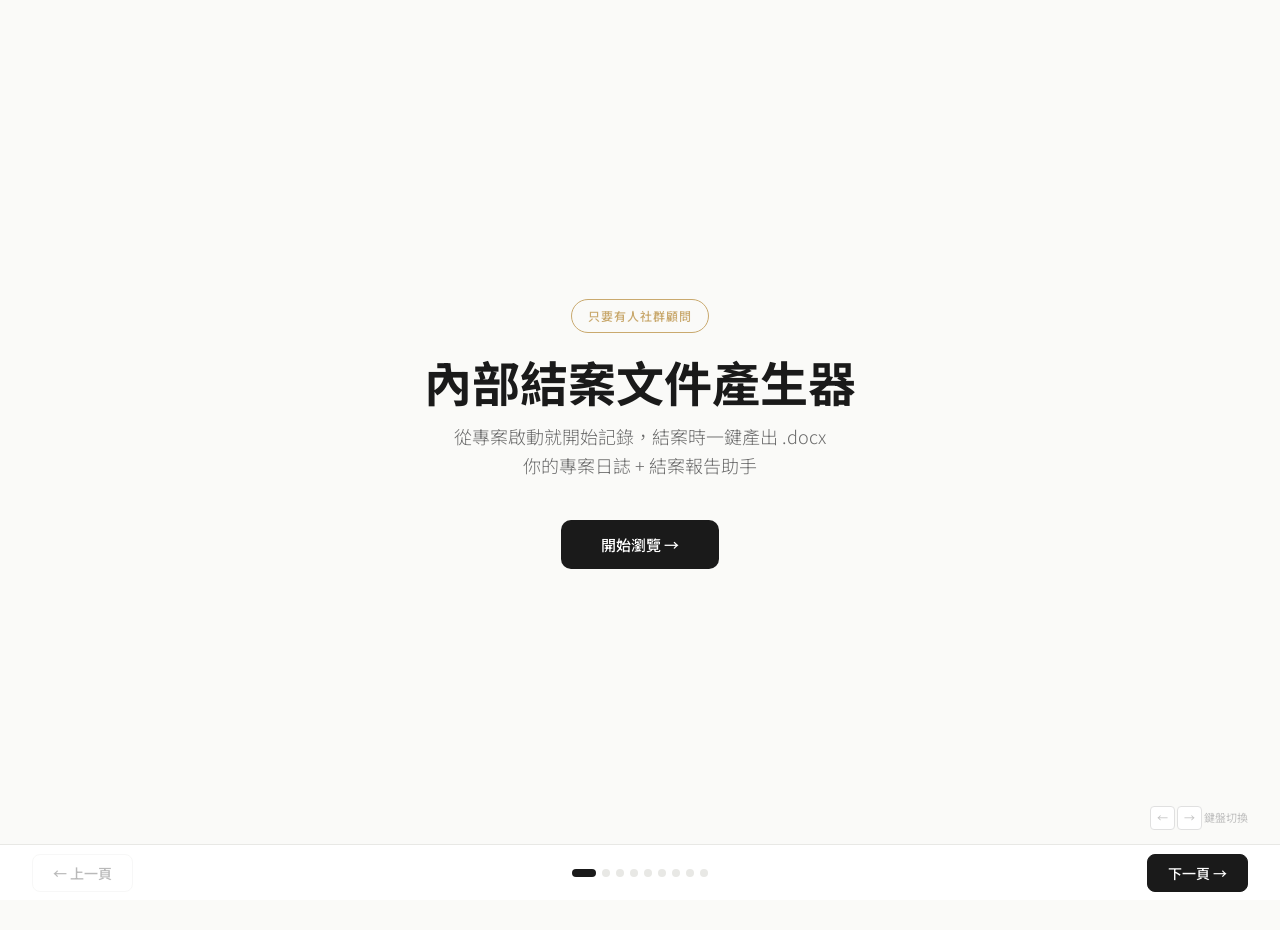
<file: Journal/case-closure-guide.html>
<!DOCTYPE html>
<html lang="zh-TW">
<head>
<meta charset="UTF-8">
<meta name="viewport" content="width=device-width, initial-scale=1.0">
<title>內部結案文件產生器 — 使用指南</title>
<style>
  @import url('https://fonts.googleapis.com/css2?family=Noto+Sans+TC:wght@300;400;500;600;700&display=swap');

  * { margin: 0; padding: 0; box-sizing: border-box; }

  :root {
    --page-bg: #fafaf8;
    --card-bg: #ffffff;
    --secondary-bg: #f5f5f3;
    --text-primary: #1a1a1a;
    --text-secondary: #6b6b6b;
    --text-emphasis: #2d2d2d;
    --border-primary: #e8e8e5;
    --border-light: #f0eeeb;
    --success-bg: #e8f0e8;
    --success-text: #2d5a2d;
    --warning-bg: #fef9ef;
    --warning-text: #8a6d3b;
    --error-bg: #fef0f0;
    --error-text: #c75c5c;
    --chart-red: #c75c5c;
    --chart-gold: #c9a96e;
    --chart-green: #7a9e7e;
    --chart-dark: #2d2d2d;
  }

  body {
    font-family: 'Noto Sans TC', Arial, Helvetica, sans-serif;
    background-color: var(--page-bg);
    color: var(--text-primary);
    line-height: 1.6;
    overflow: hidden;
    height: 100vh;
  }

  /* Slide Container */
  .slide-deck { width: 100vw; height: 100vh; position: relative; }

  .slide {
    position: absolute;
    top: 0; left: 0;
    width: 100%; height: 100%;
    display: flex;
    flex-direction: column;
    justify-content: flex-start;
    align-items: center;
    padding: 48px 80px 80px;
    opacity: 0;
    transform: translateY(30px);
    transition: opacity 0.5s ease, transform 0.5s ease;
    pointer-events: none;
    overflow-y: auto;
  }

  .slide[data-slide="0"], .slide[data-slide="8"] { justify-content: center; }

  .slide.active { opacity: 1; transform: translateY(0); pointer-events: auto; }
  .slide.exit-up { opacity: 0; transform: translateY(-30px); }

  /* Navigation */
  .nav-bar {
    position: fixed; bottom: 0; left: 0; right: 0;
    height: 56px; background: var(--card-bg);
    border-top: 1px solid var(--border-primary);
    display: flex; align-items: center; justify-content: space-between;
    padding: 0 32px; z-index: 100;
  }

  .nav-btn {
    background: none; border: 1px solid var(--border-primary);
    border-radius: 8px; padding: 8px 20px; font-size: 14px;
    font-family: inherit; color: var(--text-primary);
    cursor: pointer; transition: all 0.2s; font-weight: 500;
  }
  .nav-btn:hover { background: var(--secondary-bg); }
  .nav-btn.primary { background: var(--text-primary); color: #fff; border-color: var(--text-primary); }
  .nav-btn.primary:hover { opacity: 0.85; }
  .nav-btn:disabled { opacity: 0.3; cursor: default; }

  .progress-bar { display: flex; gap: 6px; align-items: center; }
  .progress-dot {
    width: 8px; height: 8px; border-radius: 50%;
    background: var(--border-primary); transition: all 0.3s; cursor: pointer;
  }
  .progress-dot.active { background: var(--text-primary); width: 24px; border-radius: 4px; }
  .progress-dot.visited { background: #a8a29e; }

  /* Typography */
  .slide-label {
    font-size: 12px; font-weight: 500; color: var(--text-secondary);
    letter-spacing: 2px; text-transform: uppercase; margin-bottom: 12px;
  }
  .slide-title {
    font-size: 36px; font-weight: 700; color: var(--text-primary);
    margin-bottom: 16px; text-align: center; line-height: 1.3;
  }
  .slide-subtitle {
    font-size: 16px; color: var(--text-secondary); text-align: center;
    max-width: 600px; margin-bottom: 40px; line-height: 1.7;
  }

  /* Cover */
  .cover-badge {
    display: inline-block; padding: 6px 16px; border-radius: 20px;
    font-size: 12px; font-weight: 500; color: var(--chart-gold);
    border: 1px solid var(--chart-gold); margin-bottom: 20px; letter-spacing: 1px;
  }
  .cover-title {
    font-size: 48px; font-weight: 700; color: var(--text-primary);
    margin-bottom: 12px; text-align: center; line-height: 1.2;
  }
  .cover-sub {
    font-size: 18px; color: var(--text-secondary); text-align: center;
    margin-bottom: 40px; font-weight: 300;
  }
  .cover-start {
    background: var(--text-primary); color: #fff; border: none;
    border-radius: 10px; padding: 14px 40px; font-size: 15px;
    font-weight: 500; cursor: pointer; font-family: inherit; transition: all 0.2s;
  }
  .cover-start:hover { opacity: 0.85; }

  /* Cards */
  .cards-grid {
    display: grid; grid-template-columns: repeat(auto-fit, minmax(260px, 1fr));
    gap: 16px; width: 100%; max-width: 960px;
  }
  .card {
    background: var(--card-bg); border: 1px solid var(--border-primary);
    border-radius: 12px; padding: 24px; transition: all 0.25s;
  }
  .card:hover { border-color: #c0c0c0; box-shadow: 0 2px 8px rgba(0,0,0,0.04); }
  .card-icon { font-size: 28px; margin-bottom: 12px; }
  .card-title { font-size: 15px; font-weight: 600; color: var(--text-primary); margin-bottom: 6px; }
  .card-desc { font-size: 13px; color: var(--text-secondary); line-height: 1.6; }

  /* Emotion Cards (Slide 3) */
  .emotion-grid { display: flex; flex-direction: column; gap: 12px; width: 100%; max-width: 760px; }
  .emotion-card {
    display: flex; align-items: center; gap: 16px;
    border-radius: 12px; padding: 18px 24px;
    border: 1px solid var(--border-primary);
    animation: fadeInUp 0.4s ease forwards; opacity: 0;
  }
  .emotion-icon { font-size: 28px; flex-shrink: 0; }
  .emotion-label { font-size: 14px; font-weight: 600; color: var(--text-primary); min-width: 80px; }
  .emotion-example { font-size: 13px; color: var(--text-secondary); flex: 1; }

  /* Flow */
  .flow-container {
    display: flex; align-items: center; gap: 12px;
    flex-wrap: wrap; justify-content: center; max-width: 900px;
  }
  .flow-step {
    background: var(--card-bg); border: 1px solid var(--border-primary);
    border-radius: 10px; padding: 16px 20px; text-align: center; min-width: 120px;
  }
  .flow-step .step-icon { font-size: 24px; margin-bottom: 6px; }
  .flow-step .step-text { font-size: 13px; font-weight: 500; color: var(--text-primary); }
  .flow-arrow { font-size: 20px; color: #c0c0c0; }

  /* Feature List */
  .feature-list { width: 100%; max-width: 800px; }
  .feature-item {
    display: flex; align-items: flex-start; gap: 16px;
    padding: 16px 0; border-bottom: 1px solid var(--border-light);
    animation: fadeInUp 0.4s ease forwards; opacity: 0;
  }
  .feature-item:last-child { border-bottom: none; }
  .feature-num {
    min-width: 36px; height: 36px; background: var(--secondary-bg);
    border-radius: 8px; display: flex; align-items: center; justify-content: center;
    font-size: 16px; font-weight: 600; color: var(--text-emphasis);
  }
  .feature-content { flex: 1; }
  .feature-content strong { display: block; font-size: 14px; font-weight: 600; color: var(--text-primary); margin-bottom: 2px; }
  .feature-content span { font-size: 13px; color: var(--text-secondary); }

  /* Checklist */
  .checklist { width: 100%; max-width: 700px; }
  .check-item {
    display: flex; align-items: center; gap: 12px;
    padding: 12px 16px; border-bottom: 1px solid var(--border-light);
    font-size: 14px; animation: fadeInUp 0.4s ease forwards; opacity: 0;
  }
  .check-item:last-child { border-bottom: none; }
  .check-box { width: 20px; height: 20px; border: 2px solid var(--border-primary); border-radius: 4px; flex-shrink: 0; }
  .check-item.has-link { background: var(--warning-bg); border-radius: 8px; border-bottom: none; margin-bottom: 4px; }
  .check-item.has-link .check-box { border-color: var(--chart-gold); }
  .link-badge {
    font-size: 11px; padding: 2px 8px; border-radius: 4px;
    background: var(--chart-gold); color: #fff; font-weight: 500; margin-left: auto; flex-shrink: 0;
  }

  /* Trigger chips */
  .trigger-grid {
    display: grid; grid-template-columns: repeat(auto-fit, minmax(200px, 1fr));
    gap: 12px; width: 100%; max-width: 640px;
  }
  .trigger-chip {
    background: var(--card-bg); border: 1px solid var(--border-primary);
    border-radius: 8px; padding: 12px 16px; font-size: 14px;
    color: var(--text-primary); text-align: center; transition: all 0.2s; cursor: default;
  }
  .trigger-chip:hover { background: var(--secondary-bg); border-color: #c0c0c0; }
  .trigger-chip .trigger-label { font-size: 11px; color: var(--text-secondary); display: block; margin-bottom: 4px; }

  /* Two-col comparison */
  .compare-grid { display: grid; grid-template-columns: 1fr 1fr; gap: 20px; width: 100%; max-width: 760px; }
  .compare-card {
    background: var(--card-bg); border: 1px solid var(--border-primary);
    border-radius: 12px; padding: 24px; position: relative; overflow: hidden;
  }
  .compare-card .accent-bar { position: absolute; top: 0; left: 0; right: 0; height: 4px; }
  .compare-card h3 { font-size: 18px; font-weight: 600; margin-bottom: 16px; margin-top: 8px; }
  .compare-card ul { list-style: none; padding: 0; }
  .compare-card li { font-size: 13px; color: var(--text-secondary); padding: 6px 0; border-bottom: 1px solid var(--border-light); display: flex; align-items: center; gap: 8px; }
  .compare-card li:last-child { border-bottom: none; }
  .compare-card li::before { content: "·"; font-weight: 700; color: var(--text-primary); font-size: 18px; }

  /* Highlight callout */
  .callout {
    border-radius: 10px; padding: 14px 24px; max-width: 640px;
    display: flex; align-items: center; gap: 12px;
    font-size: 13px; color: var(--text-emphasis); margin-top: 16px;
  }
  .callout-icon { font-size: 18px; flex-shrink: 0; }

  /* Animations */
  @keyframes fadeInUp {
    from { opacity: 0; transform: translateY(12px); }
    to { opacity: 1; transform: translateY(0); }
  }
  .stagger-1 { animation-delay: 0.05s; }
  .stagger-2 { animation-delay: 0.1s; }
  .stagger-3 { animation-delay: 0.15s; }
  .stagger-4 { animation-delay: 0.2s; }
  .stagger-5 { animation-delay: 0.25s; }
  .stagger-6 { animation-delay: 0.3s; }
  .stagger-7 { animation-delay: 0.35s; }

  /* Scroll hint */
  .scroll-hint {
    position: fixed; bottom: 68px; left: 50%; transform: translateX(-50%);
    background: rgba(0,0,0,0.6); color: #fff; font-size: 12px; font-weight: 500;
    padding: 6px 16px; border-radius: 20px; z-index: 101;
    pointer-events: none; opacity: 0; transition: opacity 0.3s; letter-spacing: 0.5px;
  }
  .scroll-hint.visible { opacity: 1; }

  .key-hint {
    position: fixed; bottom: 70px; right: 32px;
    font-size: 11px; color: #c0c0c0; z-index: 99;
  }
  .key-hint kbd {
    display: inline-block; padding: 2px 6px; border: 1px solid #e0e0e0;
    border-radius: 4px; background: #fff; font-family: inherit; font-size: 11px;
  }

  /* Responsive */
  @media (max-width: 768px) {
    .slide { padding: 40px 24px 80px; }
    .cover-title { font-size: 32px; }
    .slide-title { font-size: 26px; }
    .cards-grid { grid-template-columns: 1fr; }
    .compare-grid { grid-template-columns: 1fr; }
    .flow-container { gap: 8px; }
    .flow-step { min-width: 80px; padding: 10px; }
    .trigger-grid { grid-template-columns: 1fr; }
  }
</style>
</head>
<body>

<div class="slide-deck" id="deck">

  <!-- Slide 0: Cover -->
  <div class="slide active" data-slide="0">
    <div class="cover-badge">只要有人社群顧問</div>
    <div class="cover-title">內部結案文件產生器</div>
    <div class="cover-sub">從專案啟動就開始記錄，結案時一鍵產出 .docx<br>你的專案日誌 + 結案報告助手</div>
    <button class="cover-start" onclick="goTo(1)">開始瀏覽 →</button>
  </div>

  <!-- Slide 1: Pain Points -->
  <div class="slide" data-slide="1" style="justify-content: center; padding-bottom: 80px;">
    <div class="slide-label">WHY</div>
    <div class="slide-title">結案的痛</div>
    <div class="slide-subtitle" style="margin-bottom: 24px;">每次結案都是一場煎熬，對吧？</div>
    <div class="cards-grid" style="max-width: 760px; grid-template-columns: repeat(2, 1fr);">
      <div class="card" style="padding: 20px;">
        <div class="card-icon" style="font-size: 24px;">😩</div>
        <div class="card-title">細節都忘光了</div>
        <div class="card-desc">專案結束才開始回想，三個月前的事誰記得住</div>
      </div>
      <div class="card" style="padding: 20px;">
        <div class="card-icon" style="font-size: 24px;">📝</div>
        <div class="card-title">格式每次都不一樣</div>
        <div class="card-desc">每個人寫的結構不同，整理起來超痛苦</div>
      </div>
      <div class="card" style="padding: 20px;">
        <div class="card-icon" style="font-size: 24px;">⏰</div>
        <div class="card-title">拖延症發作</div>
        <div class="card-desc">結案報告拖了三個月還沒交</div>
      </div>
      <div class="card" style="padding: 20px;">
        <div class="card-icon" style="font-size: 24px;">🤯</div>
        <div class="card-title">一次填太多</div>
        <div class="card-desc">一次要填超多欄位，看到就不想寫</div>
      </div>
    </div>
  </div>

  <!-- Slide 2: Core Concept — Journal Mode -->
  <div class="slide" data-slide="2" style="justify-content: center; padding-bottom: 80px;">
    <div class="slide-label">CONCEPT</div>
    <div class="slide-title">不是結案工具，是專案日誌</div>
    <div class="slide-subtitle" style="margin-bottom: 32px;">從 Brief 階段就能記錄，隨時輸入「來」繼續寫<br>結案時 AI 幫你整理成完整報告</div>
    <div class="flow-container" style="margin-bottom: 32px;">
      <div class="flow-step" style="border-color: var(--chart-gold);">
        <div class="step-icon">📋</div>
        <div class="step-text">Brief 階段<br><small style="color:var(--text-secondary);">開始記錄</small></div>
      </div>
      <div class="flow-arrow">→</div>
      <div class="flow-step">
        <div class="step-icon">✏️</div>
        <div class="step-text">提案 & 執行<br><small style="color:var(--text-secondary);">隨時補充</small></div>
      </div>
      <div class="flow-arrow">→</div>
      <div class="flow-step">
        <div class="step-icon">🔄</div>
        <div class="step-text">上線 & 溝通<br><small style="color:var(--text-secondary);">持續記錄</small></div>
      </div>
      <div class="flow-arrow">→</div>
      <div class="flow-step" style="border-color: var(--chart-green);">
        <div class="step-icon">📄</div>
        <div class="step-text">結案產出<br><small style="color:var(--chart-green);">一鍵 .docx</small></div>
      </div>
    </div>
    <div class="callout" style="background: var(--warning-bg); border: 1px solid #e8dcc8;">
      <span class="callout-icon">💡</span>
      <span>AI 會自動<strong style="color: var(--chart-gold);">潤飾文字</strong> — 冗長贅述精簡成好讀段落，每段加上小標總結，但絕不偏離原意</span>
    </div>
  </div>

  <!-- Slide 3: ★ Emotional Support (HIGHLIGHT) -->
  <div class="slide" data-slide="3" style="justify-content: center; padding-top: 32px; padding-bottom: 64px;">
    <div class="slide-label" style="color: var(--chart-red); margin-bottom: 8px;">★ HIGHLIGHT</div>
    <div class="slide-title" style="margin-bottom: 8px;">AI 不只記錄，還給你情緒價值</div>
    <div class="slide-subtitle" style="margin-bottom: 16px;">記完筆記後，AI 會像同事一樣回應你的心情<br>真誠、簡短、不說教</div>
    <div class="emotion-grid" style="gap: 8px;">
      <div class="emotion-card stagger-1" style="background: var(--error-bg); border-color: #f5d6d6; padding: 12px 20px;">
        <div class="emotion-icon">😤</div>
        <div class="emotion-label">抱怨挫折</div>
        <div class="emotion-example">「改八百次真的很崩潰欸，辛苦你了，撐過這段就好了！」</div>
      </div>
      <div class="emotion-card stagger-2" style="background: var(--success-bg); border-color: #c8dcc8; padding: 12px 20px;">
        <div class="emotion-icon">🎉</div>
        <div class="emotion-label">開心成就</div>
        <div class="emotion-example">「太讚了吧！這波操作真的很猛欸 👏」</div>
      </div>
      <div class="emotion-card stagger-3" style="background: var(--warning-bg); border-color: #e8dcc8; padding: 12px 20px;">
        <div class="emotion-icon">😢</div>
        <div class="emotion-label">沮喪低落</div>
        <div class="emotion-example">「這不是你的問題啦，這案子本來就超難搞，你已經很厲害了。」</div>
      </div>
      <div class="emotion-card stagger-4" style="background: var(--secondary-bg); border-color: var(--border-primary); padding: 12px 20px;">
        <div class="emotion-icon">😐</div>
        <div class="emotion-label">平淡記錄</div>
        <div class="emotion-example">「OK 記好了～」（不硬演，簡短確認就好）</div>
      </div>
    </div>
    <div style="margin-top: 12px; font-size: 13px; color: var(--text-secondary); text-align: center;">
      ❤️ 專案過程難免有<strong style="color: var(--chart-red);">開心、難過、抱怨</strong>的時候 — AI 陪你聊，不是冷冰冰的記錄機器
    </div>
  </div>

  <!-- Slide 4: Smart Features -->
  <div class="slide" data-slide="4" style="justify-content: center; padding-bottom: 80px;">
    <div class="slide-label">FEATURES</div>
    <div class="slide-title">聰明功能，少打很多字</div>
    <div class="slide-subtitle" style="margin-bottom: 24px;">選單快填、自動計算、圖片嵌入、內容潤飾</div>
    <div class="cards-grid" style="max-width: 760px; grid-template-columns: repeat(2, 1fr);">
      <div class="card" style="padding: 20px;">
        <div class="card-icon" style="font-size: 22px;">🖱️</div>
        <div class="card-title">選單快填</div>
        <div class="card-desc">簽約型式、付款方式、成效分數都是選單<br>點選就好，不用打字</div>
      </div>
      <div class="card" style="padding: 20px;">
        <div class="card-icon" style="font-size: 22px;">🔢</div>
        <div class="card-title">毛利自動算</div>
        <div class="card-desc">填完總金額（未稅）和支出明細<br>AI 自動算出毛利和毛利率</div>
      </div>
      <div class="card" style="padding: 20px;">
        <div class="card-icon" style="font-size: 22px;">🖼️</div>
        <div class="card-title">圖片直接貼</div>
        <div class="card-desc">專案回顧、成效、學習檢討<br>上傳截圖直接嵌入 .docx 文件</div>
      </div>
      <div class="card" style="padding: 20px;">
        <div class="card-icon" style="font-size: 22px;">✨</div>
        <div class="card-title">內容潤飾</div>
        <div class="card-desc">冗長文字精簡成好讀段落<br>每段自動加小標總結，保留真實語氣</div>
      </div>
    </div>
    <div class="callout" style="background: var(--success-bg); border: 1px solid #c8dcc8;">
      <span class="callout-icon">📸</span>
      <span>三個區塊都支援：<strong style="color: var(--success-text);">純文字 / 文字＋圖片 / 純圖片</strong></span>
    </div>
  </div>

  <!-- Slide 5: Roles -->
  <div class="slide" data-slide="5" style="justify-content: center; padding-bottom: 80px;">
    <div class="slide-label">ROLES</div>
    <div class="slide-title">不同角色，不同體驗</div>
    <div class="slide-subtitle" style="margin-bottom: 24px;">PM 走完整結案流程，其他角色輕鬆記學習筆記</div>
    <div class="compare-grid">
      <div class="compare-card">
        <div class="accent-bar" style="background: var(--chart-gold);"></div>
        <h3 style="color: var(--chart-gold);">PM / 業務</h3>
        <ul>
          <li>填寫所有欄位</li>
          <li>記錄專案日誌</li>
          <li>結案時問答引導，一次只問一題</li>
          <li>產出完整 .docx 結案報告</li>
          <li>毛利、毛利率自動計算</li>
        </ul>
      </div>
      <div class="compare-card">
        <div class="accent-bar" style="background: var(--chart-green);"></div>
        <h3 style="color: var(--chart-green);">創意 / 設計 / 影像 / 其他業務</h3>
        <ul>
          <li>只需記錄「內部學習與檢討」</li>
          <li>輸入「來」隨時記一筆</li>
          <li>簡易匯出個人學習紀錄</li>
          <li>同樣享有 AI 情緒陪伴 ❤️</li>
        </ul>
      </div>
    </div>
    <div class="callout" style="background: var(--secondary-bg); border: 1px solid var(--border-primary);">
      <span class="callout-icon">👥</span>
      <span>內部結案文件由 <strong>PM 留檔</strong>，但其他角色可備著於會議補充</span>
    </div>
  </div>

  <!-- Slide 6: Closure Flow -->
  <div class="slide" data-slide="6">
    <div class="slide-label">CLOSURE FLOW</div>
    <div class="slide-title">結案時，AI 一題一題問你</div>
    <div class="slide-subtitle" style="margin-bottom: 20px;">不會一次丟一堆問題，輕鬆填完</div>
    <div class="feature-list">
      <div class="feature-item stagger-1"><div class="feature-num">1</div><div class="feature-content"><strong>專案人員</strong><span>Account → Creative → 設計/影像，各問一題</span></div></div>
      <div class="feature-item stagger-2"><div class="feature-num">2</div><div class="feature-content"><strong>合約與授權</strong><span>簽約型式（選單）→ 付款方式（選單）→ 第三方合約 → KOL 授權 → 結案報告連結</span></div></div>
      <div class="feature-item stagger-3"><div class="feature-num">3</div><div class="feature-content"><strong>專案回顧</strong><span>核心概念和做法，可上傳圖片</span></div></div>
      <div class="feature-item stagger-4"><div class="feature-num">4</div><div class="feature-content"><strong>專案成效</strong><span>素材成效 → 廣告投放 → KPI → 媒體曝光 → 客戶滿意度</span></div></div>
      <div class="feature-item stagger-5"><div class="feature-num">5</div><div class="feature-content"><strong>專案毛利</strong><span>填總金額（未稅）和支出明細，毛利 & 毛利率 AI 自動算</span></div></div>
      <div class="feature-item stagger-6"><div class="feature-num">6</div><div class="feature-content"><strong>成效分數</strong><span>五個等級選單，從重大失誤到爆紅</span></div></div>
      <div class="feature-item stagger-7"><div class="feature-num">7</div><div class="feature-content"><strong>結案前 Check + 匯出</strong><span>7 項逐一確認（附連結），完成後自動產出 .docx</span></div></div>
    </div>
  </div>

  <!-- Slide 7: Checklist with links -->
  <div class="slide" data-slide="7" style="justify-content: center; padding-bottom: 80px;">
    <div class="slide-label">CHECKLIST</div>
    <div class="slide-title">結案前 Check</div>
    <div class="slide-subtitle" style="margin-bottom: 20px;">有連結的項目，AI 會直接附上 Google Sheets / Docs</div>
    <div class="checklist">
      <div class="check-item stagger-1"><div class="check-box"></div>告知客戶授權規定與期間</div>
      <div class="check-item stagger-2"><div class="check-box"></div>掃描肖像授權書放雲端</div>
      <div class="check-item stagger-3"><div class="check-box"></div>對客戶請款是否完成</div>
      <div class="check-item has-link stagger-4"><div class="check-box"></div>填寫 Account 費用紀錄檔案<span class="link-badge">附連結</span></div>
      <div class="check-item has-link stagger-5"><div class="check-box"></div>填寫 KOL 詢價整理<span class="link-badge">附連結</span></div>
      <div class="check-item has-link stagger-6"><div class="check-box"></div>填寫廣告 KPI benchmark 總表<span class="link-badge">附連結</span></div>
      <div class="check-item has-link stagger-7"><div class="check-box"></div>報獎素材是否需要準備<span class="link-badge">附連結</span></div>
    </div>
  </div>

  <!-- Slide 8: How to Start -->
  <div class="slide" data-slide="8">
    <div class="cover-badge" style="margin-bottom: 16px;">READY TO USE</div>
    <div class="slide-title" style="font-size: 40px; margin-bottom: 12px;">怎麼開始？說就好</div>
    <div class="slide-subtitle" style="margin-bottom: 32px;">三個指令，隨時啟動</div>
    <div class="trigger-grid" style="max-width: 540px; grid-template-columns: 1fr;">
      <div class="trigger-chip" style="padding: 16px 24px; text-align: left; display: flex; align-items: center; gap: 16px;">
        <span style="font-size: 20px; font-weight: 700; color: var(--chart-gold); min-width: 100px;">「新結案」</span>
        <span style="color: var(--text-secondary);">建立新專案，開始記錄</span>
      </div>
      <div class="trigger-chip" style="padding: 16px 24px; text-align: left; display: flex; align-items: center; gap: 16px;">
        <span style="font-size: 20px; font-weight: 700; color: var(--chart-gold); min-width: 100px;">「來」</span>
        <span style="color: var(--text-secondary);">繼續記錄專案筆記</span>
      </div>
      <div class="trigger-chip" style="padding: 16px 24px; text-align: left; display: flex; align-items: center; gap: 16px;">
        <span style="font-size: 20px; font-weight: 700; color: var(--chart-gold); min-width: 100px;">「結案了」</span>
        <span style="color: var(--text-secondary);">收集欄位、匯出完整 .docx</span>
      </div>
    </div>
    <div style="margin-top: 32px; display: flex; gap: 16px; flex-wrap: wrap; justify-content: center;">
      <div style="background: var(--success-bg); color: var(--success-text); border-radius: 8px; padding: 10px 20px; font-size: 13px; font-weight: 500;">隨時記錄</div>
      <div style="background: var(--warning-bg); color: var(--warning-text); border-radius: 8px; padding: 10px 20px; font-size: 13px; font-weight: 500;">情緒陪伴</div>
      <div style="background: var(--error-bg); color: var(--error-text); border-radius: 8px; padding: 10px 20px; font-size: 13px; font-weight: 500;">一鍵產出</div>
    </div>
  </div>

</div>

<!-- Navigation -->
<div class="nav-bar">
  <button class="nav-btn" id="prevBtn" onclick="prev()" disabled>← 上一頁</button>
  <div class="progress-bar" id="progressBar"></div>
  <button class="nav-btn primary" id="nextBtn" onclick="next()">下一頁 →</button>
</div>

<div class="scroll-hint" id="scrollHint">↓ 下滑看更多</div>
<div class="key-hint"><kbd>←</kbd> <kbd>→</kbd> 鍵盤切換</div>

<script>
  const totalSlides = document.querySelectorAll('.slide').length;
  let current = 0;
  const visited = new Set([0]);

  const progressBar = document.getElementById('progressBar');
  for (let i = 0; i < totalSlides; i++) {
    const dot = document.createElement('div');
    dot.className = 'progress-dot' + (i === 0 ? ' active' : '');
    dot.onclick = () => goTo(i);
    progressBar.appendChild(dot);
  }

  function updateSlide(from, to) {
    if (from === to) return;
    const slides = document.querySelectorAll('.slide');
    const dots = document.querySelectorAll('.progress-dot');

    slides[from].classList.remove('active');
    if (to > from) slides[from].classList.add('exit-up');
    setTimeout(() => slides[from].classList.remove('exit-up'), 500);

    slides[to].classList.add('active');
    visited.add(to);

    dots.forEach((d, i) => {
      d.className = 'progress-dot';
      if (i === to) d.classList.add('active');
      else if (visited.has(i)) d.classList.add('visited');
    });

    current = to;
    document.getElementById('prevBtn').disabled = current === 0;
    document.getElementById('nextBtn').textContent = current === totalSlides - 1 ? '回到封面 →' : '下一頁 →';

    // Re-trigger animations
    slides[to].querySelectorAll('.feature-item, .emotion-card, .check-item').forEach(el => {
      el.style.animation = 'none';
      el.offsetHeight;
      el.style.animation = '';
    });
  }

  const scrollHint = document.getElementById('scrollHint');
  function checkScrollHint() {
    const slide = document.querySelectorAll('.slide')[current];
    if (!slide) return;
    const hasOverflow = slide.scrollHeight > slide.clientHeight + 10;
    const isAtTop = slide.scrollTop < 20;
    scrollHint.classList.toggle('visible', hasOverflow && isAtTop);
  }

  document.querySelectorAll('.slide').forEach(slide => {
    slide.addEventListener('scroll', checkScrollHint);
  });

  function next() {
    if (current === totalSlides - 1) goTo(0);
    else goTo(current + 1);
  }
  function prev() {
    if (current > 0) goTo(current - 1);
  }
  function goTo(i) {
    updateSlide(current, i);
    setTimeout(checkScrollHint, 100);
  }

  setTimeout(checkScrollHint, 300);

  document.addEventListener('keydown', e => {
    if (e.key === 'ArrowRight' || e.key === ' ') { e.preventDefault(); next(); }
    if (e.key === 'ArrowLeft') { e.preventDefault(); prev(); }
  });

  let touchStartX = 0;
  document.addEventListener('touchstart', e => { touchStartX = e.changedTouches[0].screenX; });
  document.addEventListener('touchend', e => {
    const diff = touchStartX - e.changedTouches[0].screenX;
    if (diff > 50) next();
    if (diff < -50) prev();
  });
</script>

</body>
</html>
</file>
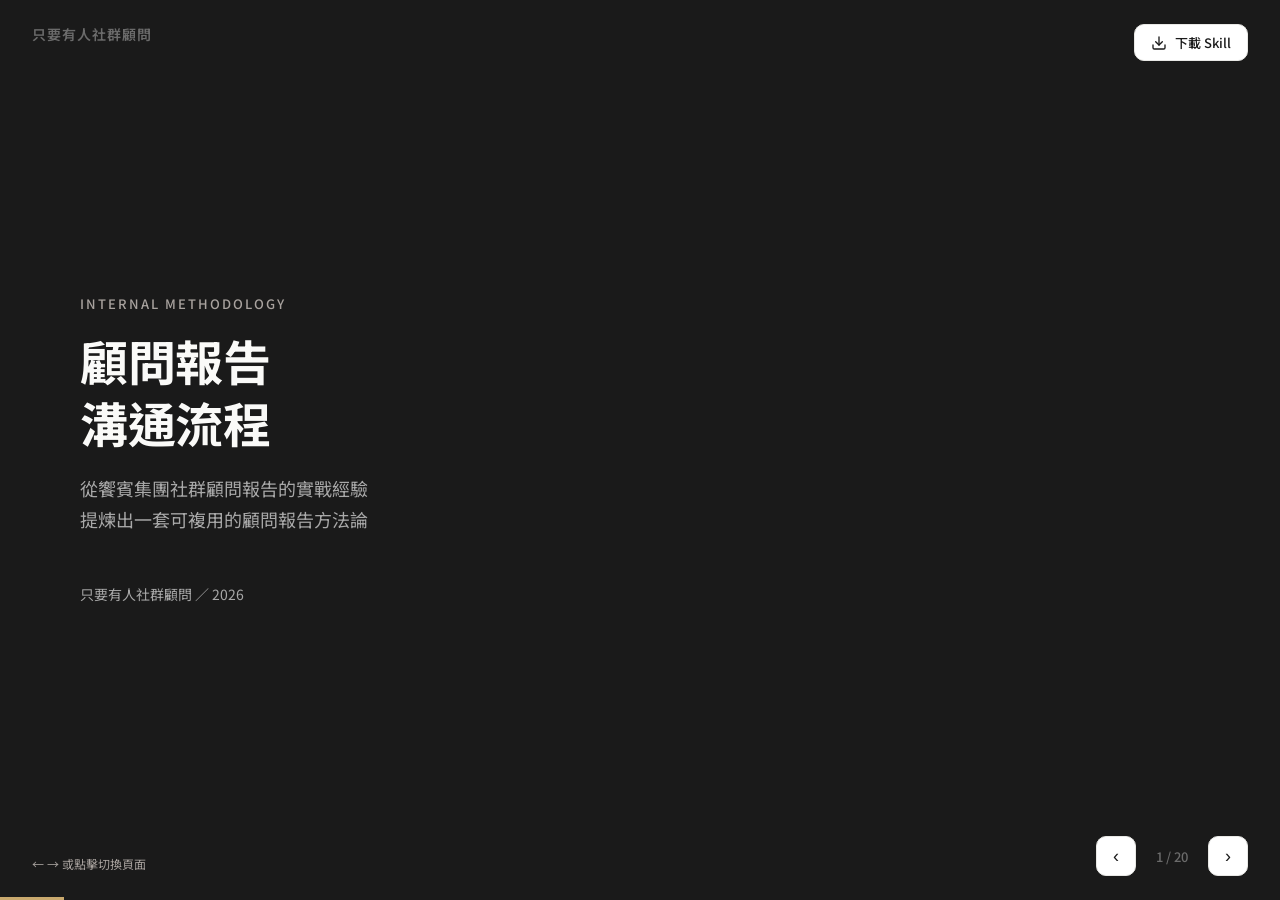
<file: Journal/Consulting-handbook.html>
<!DOCTYPE html>
<html lang="zh-TW">
<head>
<meta charset="UTF-8">
<meta name="viewport" content="width=device-width, initial-scale=1.0">
<title>顧問報告溝通流程 — 只要有人社群顧問</title>
<style>
  @import url('https://fonts.googleapis.com/css2?family=Noto+Sans+TC:wght@300;400;500;600;700&display=swap');

  * { margin: 0; padding: 0; box-sizing: border-box; }

  :root {
    --page-bg: #fafaf8;
    --card-bg: #ffffff;
    --secondary-bg: #f5f5f3;
    --text-primary: #1a1a1a;
    --text-emphasis: #2d2d2d;
    --text-secondary: #6b6b6b;
    --border-primary: #e8e8e5;
    --border-light: #f0eeeb;
    --chart-dark: #2d2d2d;
    --chart-gold: #c9a96e;
    --chart-green: #7a9e7e;
    --chart-red: #c75c5c;
    --chart-bar: #a8a29e;
  }

  body {
    font-family: 'Noto Sans TC', Arial, Helvetica, sans-serif;
    background: var(--text-primary);
    color: var(--text-primary);
    overflow: hidden;
    height: 100vh;
    width: 100vw;
  }

  /* Slide Container */
  .deck {
    width: 100vw;
    height: 100vh;
    position: relative;
  }

  .slide {
    position: absolute;
    top: 0; left: 0;
    width: 100%; height: 100%;
    display: flex;
    flex-direction: column;
    justify-content: center;
    padding: 60px 80px;
    opacity: 0;
    pointer-events: none;
    transition: opacity 0.5s ease;
    background: var(--page-bg);
    overflow: hidden;
  }

  .slide.active {
    opacity: 1;
    pointer-events: auto;
  }

  /* Dark slides */
  .slide.dark {
    background: var(--text-primary);
    color: var(--page-bg);
  }

  .slide.dark .slide-label { color: var(--chart-bar); }
  .slide.dark .sub { color: #a8a8a8; }

  /* Typography */
  .slide-label {
    font-size: 13px;
    font-weight: 500;
    letter-spacing: 2px;
    text-transform: uppercase;
    color: var(--text-secondary);
    margin-bottom: 16px;
  }

  h1 {
    font-size: 44px;
    font-weight: 700;
    line-height: 1.3;
    letter-spacing: -0.5px;
    margin-bottom: 20px;
  }

  h2 {
    font-size: 32px;
    font-weight: 600;
    line-height: 1.4;
    margin-bottom: 16px;
  }

  h3 {
    font-size: 20px;
    font-weight: 600;
    line-height: 1.5;
    margin-bottom: 12px;
  }

  .sub {
    font-size: 18px;
    line-height: 1.7;
    color: var(--text-secondary);
    max-width: 680px;
  }

  .sub.wide { max-width: 900px; }

  p { line-height: 1.7; }

  /* Cards grid */
  .cards {
    display: grid;
    gap: 20px;
    margin-top: 32px;
  }
  .cards.c2 { grid-template-columns: 1fr 1fr; }
  .cards.c3 { grid-template-columns: 1fr 1fr 1fr; }
  .cards.c4 { grid-template-columns: 1fr 1fr 1fr 1fr; }

  .card {
    background: var(--card-bg);
    border: 1px solid var(--border-primary);
    border-radius: 12px;
    padding: 28px;
    transition: transform 0.2s ease;
  }

  .card:hover { transform: translateY(-2px); }

  .slide.dark .card {
    background: rgba(255,255,255,0.06);
    border-color: rgba(255,255,255,0.1);
    color: var(--page-bg);
  }

  .card .num {
    display: inline-flex;
    align-items: center;
    justify-content: center;
    width: 32px; height: 32px;
    border-radius: 8px;
    font-size: 14px;
    font-weight: 700;
    margin-bottom: 14px;
    background: var(--secondary-bg);
    color: var(--text-emphasis);
  }

  .slide.dark .card .num {
    background: rgba(255,255,255,0.1);
    color: #fff;
  }

  .card h3 { margin-bottom: 8px; font-size: 17px; }
  .card p { font-size: 14px; color: var(--text-secondary); line-height: 1.65; }
  .slide.dark .card p { color: #a8a8a8; }

  /* Accent dot */
  .accent-dot {
    width: 8px; height: 8px;
    border-radius: 50%;
    display: inline-block;
    margin-right: 8px;
  }

  /* Flow diagram */
  .flow {
    display: flex;
    align-items: center;
    gap: 12px;
    margin-top: 36px;
    flex-wrap: wrap;
  }

  .flow-item {
    padding: 14px 24px;
    border-radius: 10px;
    font-size: 15px;
    font-weight: 500;
    background: var(--card-bg);
    border: 1px solid var(--border-primary);
    white-space: nowrap;
  }

  .flow-arrow {
    font-size: 20px;
    color: var(--chart-bar);
  }

  .slide.dark .flow-item {
    background: rgba(255,255,255,0.06);
    border-color: rgba(255,255,255,0.1);
    color: var(--page-bg);
  }
  .slide.dark .flow-arrow { color: rgba(255,255,255,0.3); }

  .flow-item.highlight {
    background: var(--text-primary);
    color: var(--page-bg);
    border-color: var(--text-primary);
  }
  .slide.dark .flow-item.highlight {
    background: #fff;
    color: var(--text-primary);
    border-color: #fff;
  }

  /* Convergence diagram */
  .converge-box {
    display: flex;
    align-items: center;
    gap: 40px;
    margin-top: 36px;
  }

  .converge-sources {
    display: flex;
    flex-direction: column;
    gap: 14px;
  }

  .converge-source {
    display: flex;
    align-items: center;
    gap: 12px;
    padding: 14px 20px;
    border-radius: 10px;
    font-size: 14px;
    background: var(--card-bg);
    border: 1px solid var(--border-primary);
  }

  .converge-source .dot {
    width: 10px; height: 10px;
    border-radius: 50%;
    flex-shrink: 0;
  }

  .converge-arrow-group {
    display: flex;
    flex-direction: column;
    align-items: center;
    gap: 0;
    color: var(--chart-bar);
    font-size: 28px;
    line-height: 1;
  }

  .converge-result {
    padding: 24px 36px;
    border-radius: 12px;
    background: var(--text-primary);
    color: var(--page-bg);
    text-align: center;
    max-width: 280px;
  }

  .converge-result h3 { color: var(--page-bg); margin-bottom: 6px; font-size: 20px; }
  .converge-result p { color: #a8a8a8; font-size: 14px; }

  /* Table */
  .s-table {
    width: 100%;
    border-collapse: collapse;
    margin-top: 24px;
    font-size: 14px;
  }

  .s-table th {
    text-align: left;
    padding: 12px 16px;
    border-bottom: 2px solid var(--border-primary);
    font-weight: 600;
    font-size: 13px;
    color: var(--text-secondary);
  }

  .s-table td {
    padding: 14px 16px;
    border-bottom: 1px solid var(--border-light);
    vertical-align: top;
    line-height: 1.6;
  }

  .slide.dark .s-table th { border-color: rgba(255,255,255,0.15); color: #a8a8a8; }
  .slide.dark .s-table td { border-color: rgba(255,255,255,0.08); color: var(--page-bg); }

  /* Tag */
  .tag {
    display: inline-block;
    padding: 3px 10px;
    border-radius: 6px;
    font-size: 12px;
    font-weight: 500;
    background: var(--secondary-bg);
    color: var(--text-secondary);
    margin-right: 6px;
  }

  .tag.gold { background: #f5edd8; color: #8a6d3b; }
  .tag.green { background: #e8f0e8; color: #2d5a2d; }
  .tag.red { background: #fef0f0; color: #c75c5c; }

  /* Big quote */
  .big-quote {
    font-size: 28px;
    font-weight: 300;
    line-height: 1.6;
    max-width: 720px;
    margin-top: 24px;
    padding-left: 24px;
    border-left: 3px solid var(--chart-gold);
  }

  .slide.dark .big-quote { border-color: rgba(201,169,110,0.5); color: #e0e0e0; }

  /* Two column layout */
  .two-col {
    display: grid;
    grid-template-columns: 1fr 1fr;
    gap: 48px;
    margin-top: 32px;
    align-items: start;
  }

  /* Progress bar */
  .progress {
    position: fixed;
    bottom: 0;
    left: 0;
    height: 3px;
    background: var(--chart-gold);
    transition: width 0.4s ease;
    z-index: 100;
  }

  /* Navigation */
  .nav {
    position: fixed;
    bottom: 24px;
    right: 32px;
    display: flex;
    align-items: center;
    gap: 12px;
    z-index: 100;
  }

  .nav-btn {
    width: 40px; height: 40px;
    border-radius: 10px;
    border: 1px solid var(--border-primary);
    background: var(--card-bg);
    color: var(--text-primary);
    font-size: 18px;
    cursor: pointer;
    display: flex;
    align-items: center;
    justify-content: center;
    transition: all 0.2s;
  }

  .nav-btn:hover { background: var(--secondary-bg); }

  .nav-counter {
    font-size: 13px;
    color: var(--text-secondary);
    font-weight: 500;
    min-width: 48px;
    text-align: center;
  }

  /* ZYYR Logo */
  .logo {
    position: fixed;
    top: 24px;
    left: 32px;
    font-size: 14px;
    font-weight: 600;
    letter-spacing: 1px;
    color: var(--text-secondary);
    z-index: 100;
  }

  /* Stagger animation */
  .stagger > * {
    opacity: 0;
    transform: translateY(16px);
    transition: opacity 0.4s ease, transform 0.4s ease;
  }

  .slide.active .stagger > *:nth-child(1) { opacity: 1; transform: translateY(0); transition-delay: 0.1s; }
  .slide.active .stagger > *:nth-child(2) { opacity: 1; transform: translateY(0); transition-delay: 0.2s; }
  .slide.active .stagger > *:nth-child(3) { opacity: 1; transform: translateY(0); transition-delay: 0.3s; }
  .slide.active .stagger > *:nth-child(4) { opacity: 1; transform: translateY(0); transition-delay: 0.4s; }
  .slide.active .stagger > *:nth-child(5) { opacity: 1; transform: translateY(0); transition-delay: 0.5s; }
  .slide.active .stagger > *:nth-child(6) { opacity: 1; transform: translateY(0); transition-delay: 0.6s; }
  .slide.active .stagger > *:nth-child(7) { opacity: 1; transform: translateY(0); transition-delay: 0.7s; }
  .slide.active .stagger > *:nth-child(8) { opacity: 1; transform: translateY(0); transition-delay: 0.8s; }

  /* Pyramid */
  .pyramid {
    display: flex;
    flex-direction: column;
    align-items: center;
    gap: 6px;
    margin-top: 32px;
  }

  .pyramid-level {
    padding: 16px;
    text-align: center;
    border-radius: 10px;
    font-size: 14px;
    font-weight: 500;
    color: var(--page-bg);
    transition: transform 0.2s;
  }
  .pyramid-level:hover { transform: scale(1.02); }

  .pyramid-label {
    font-size: 12px;
    color: var(--text-secondary);
    margin-top: 4px;
    text-align: center;
  }

  /* Circular diagram */
  .circle-diagram {
    display: flex;
    align-items: center;
    justify-content: center;
    gap: 32px;
    margin-top: 36px;
  }

  .circle-center {
    width: 160px; height: 160px;
    border-radius: 50%;
    display: flex;
    flex-direction: column;
    align-items: center;
    justify-content: center;
    text-align: center;
    font-weight: 600;
    font-size: 15px;
    flex-shrink: 0;
  }

  .circle-orbits {
    display: flex;
    flex-direction: column;
    gap: 12px;
  }

  .orbit-item {
    display: flex;
    align-items: center;
    gap: 10px;
    padding: 10px 18px;
    border-radius: 8px;
    font-size: 14px;
  }

  /* Highlight box */
  .highlight-box {
    padding: 24px 28px;
    border-radius: 12px;
    margin-top: 24px;
  }

  /* Checklist */
  .checklist {
    list-style: none;
    margin-top: 20px;
  }

  .checklist li {
    padding: 10px 0;
    border-bottom: 1px solid var(--border-light);
    font-size: 15px;
    display: flex;
    align-items: flex-start;
    gap: 10px;
    line-height: 1.6;
  }

  .slide.dark .checklist li { border-color: rgba(255,255,255,0.08); }

  .checklist li::before {
    content: '→';
    color: var(--chart-gold);
    font-weight: 600;
    flex-shrink: 0;
  }

  /* Keyboard hint */
  .kbd-hint {
    position: fixed;
    bottom: 28px;
    left: 32px;
    font-size: 12px;
    color: var(--chart-bar);
    z-index: 100;
  }

  /* Download button */
  .dl-btn {
    position: fixed;
    top: 24px;
    right: 32px;
    display: flex;
    align-items: center;
    gap: 8px;
    padding: 8px 16px;
    border-radius: 10px;
    border: 1px solid var(--border-primary);
    background: var(--card-bg);
    color: var(--text-primary);
    font-size: 13px;
    font-weight: 500;
    font-family: 'Noto Sans TC', Arial, sans-serif;
    cursor: pointer;
    z-index: 100;
    transition: all 0.2s;
    text-decoration: none;
  }
  .dl-btn:hover {
    background: var(--secondary-bg);
  }
  .dl-btn svg {
    width: 16px;
    height: 16px;
  }
</style>
</head>
<body>

<div class="logo">只要有人社群顧問</div>
<button class="dl-btn" onclick="downloadSkill()">
  <svg viewBox="0 0 24 24" fill="none" stroke="currentColor" stroke-width="2" stroke-linecap="round" stroke-linejoin="round"><path d="M21 15v4a2 2 0 0 1-2 2H5a2 2 0 0 1-2-2v-4"/><polyline points="7 10 12 15 17 10"/><line x1="12" y1="15" x2="12" y2="3"/></svg>
  下載 Skill
</button>
<div class="progress" id="progress"></div>
<div class="kbd-hint">← → 或點擊切換頁面</div>

<div class="nav">
  <button class="nav-btn" onclick="prevSlide()">‹</button>
  <span class="nav-counter" id="counter">1 / 19</span>
  <button class="nav-btn" onclick="nextSlide()">›</button>
</div>

<div class="deck" id="deck">

<!-- Slide 0: Title -->
<div class="slide dark active">
  <div class="stagger">
    <div class="slide-label">Internal Methodology</div>
    <h1 style="font-size:48px; max-width: 700px;">顧問報告<br>溝通流程</h1>
    <p class="sub" style="margin-top:12px;">從饗賓集團社群顧問報告的實戰經驗<br>提煉出一套可複用的顧問報告方法論</p>
    <p style="margin-top:48px; font-size:14px; color:#a8a8a8;">只要有人社群顧問 ／ 2026</p>
  </div>
</div>

<!-- Slide 1: Why this matters -->
<div class="slide">
  <div class="stagger">
    <div class="slide-label">Background</div>
    <h2>為什麼需要這套流程？</h2>
    <p class="sub wide">顧問報告不是「把分析結果放上簡報」就好。<br>好的顧問報告需要有嚴謹的邏輯推導，讓客戶從數據出發，走到你的結論，並且心服口服。</p>
    <div class="big-quote" style="margin-top:40px;">
      「如果你的建議只有一個資料源支撐，那可能只是巧合。<br>如果三個獨立資料源都指向同一個方向，那就是真理。」
    </div>
  </div>
</div>

<!-- Slide 2: Overview -->
<div class="slide dark">
  <div class="stagger">
    <div class="slide-label">Overview</div>
    <h2>七個階段，一套完整流程</h2>
    <p class="sub">每一份顧問報告都走這七步。從 Brief 拆解開始，到 Brief 驗收結束。</p>
    <div class="flow" style="margin-top:40px;">
      <div class="flow-item highlight">1. Brief 拆解</div>
      <div class="flow-arrow">→</div>
      <div class="flow-item">2. 資料盤點</div>
      <div class="flow-arrow">→</div>
      <div class="flow-item">3. 分源分析</div>
      <div class="flow-arrow">→</div>
      <div class="flow-item highlight">4. 交集收斂</div>
      <div class="flow-arrow">→</div>
      <div class="flow-item">5. 策略展開</div>
      <div class="flow-arrow">→</div>
      <div class="flow-item">6. 報告組裝</div>
      <div class="flow-arrow">→</div>
      <div class="flow-item highlight">7. Brief 驗收</div>
    </div>
    <p style="margin-top:28px; font-size:14px; color:#a8a8a8;">Brief 拆解是起點，Brief 驗收是終點。中間的交集收斂是核心方法論。</p>
  </div>
</div>

<!-- Slide 3: Phase 1 -->
<div class="slide">
  <div class="stagger">
    <div class="slide-label">Phase 1</div>
    <h1>Brief 拆解與問題界定</h1>
    <p class="sub">每次客戶的 Brief 都不一樣，所以每次都要認真拆解。<br>Brief 拆得越細，後面分析越不迷路，最後也才能逐條驗收。</p>
    <div class="cards c2" style="margin-top:32px;">
      <div class="card">
        <div class="num">A</div>
        <h3>客戶背景與脈絡</h3>
        <p>客戶是誰？為什麼現在找我們？痛點在哪？合作分幾個階段？了解「為什麼現在需要」比「客戶是誰」更重要。</p>
      </div>
      <div class="card" style="border-color:var(--chart-gold);">
        <div class="num" style="background:#f5edd8; color:#8a6d3b;">B</div>
        <h3>Brief 拆解 — 最關鍵的動作</h3>
        <p>把客戶 Brief 逐句拆解成<strong>可逐條打勾的子問題清單</strong>。這份清單會貫穿整份報告，最後用來驗收。</p>
      </div>
      <div class="card">
        <div class="num">C</div>
        <h3>收斂核心問題</h3>
        <p>從所有子問題中收斂出 1-3 個貫穿整份報告的核心問題，作為所有分析的方向指引。</p>
      </div>
      <div class="card">
        <div class="num">D</div>
        <h3>交付範圍確認</h3>
        <p>報告涵蓋哪些 Part？大綱先有方向，過程中可調整。</p>
      </div>
    </div>
  </div>
</div>

<!-- Slide 3b: Brief Decomposition Example -->
<div class="slide dark">
  <div class="stagger">
    <div class="slide-label">Phase 1 — 饗賓實戰案例</div>
    <h2>Brief 怎麼拆？以饗賓案為例</h2>
    <div class="two-col" style="margin-top:28px;">
      <div>
        <h3 style="color:var(--chart-gold); font-size:14px; margin-bottom:16px;">客戶原始 Brief</h3>
        <div style="padding:20px; border-radius:10px; background:rgba(255,255,255,0.06); border:1px solid rgba(255,255,255,0.1); font-size:14px; line-height:1.8; color:#ccc;">
          饗賓集團社群定位分析與策略規劃<br>
          <span style="color:#888;">・精品與餐廳品牌社群經營趨勢觀察與分析</span><br>
          <span style="color:#888;">・集團與子品牌社群角色分工與差異化策略</span><br>
          <span style="color:#888;">・集團主社群定位與策略建議提案</span><br>
          <span style="color:#888;">・子品牌社群經營分級與差異化策略</span><br>
          <span style="color:#888;">　（旭集需特別獨立 highlight）</span><br>
          <span style="color:#888;">・跨平台社群定位與內容分工策略</span><br>
          <span style="color:#888;">　（要建議 Phase 2 做哪幾個平台）</span>
        </div>
      </div>
      <div>
        <h3 style="color:var(--chart-green); font-size:14px; margin-bottom:16px;">拆解後的子問題清單</h3>
        <div style="font-size:13px; line-height:2; color:#e0e0e0;">
          <span style="color:var(--chart-gold);">Q1</span> 趨勢觀察 →<br>
          　Q1-1 精品品牌怎麼平衡質感與互動？<br>
          　Q1-2 餐飲社群的趨勢方向？<br>
          　Q1-3 有哪些國際案例值得參考？<br>
          <span style="color:var(--chart-gold);">Q2</span> 角色分工 →<br>
          　Q2-1 集團帳號的角色定位？<br>
          　Q2-2 內容怎麼在集團與子品牌間流動？<br>
          <span style="color:var(--chart-gold);">Q3</span> 集團定位 →<br>
          　Q3-1 該建立什麼品牌聯想？<br>
          　Q3-2 核心內容方向？定位的邏輯推導？<br>
          <span style="color:var(--chart-gold);">Q4</span> 子品牌分級 →<br>
          　Q4-1 怎麼分級？不同層級策略差異？<br>
          <span style="color:var(--chart-gold);">Q5</span> 跨平台策略 →<br>
          　Q5-1 經營哪些平台？Phase 2 建議？
        </div>
      </div>
    </div>
    <p style="margin-top:20px; font-size:13px; color:#a8a8a8;">這份清單會一直留著 — 每做完一段分析就回來打勾，最後階段 7 用來做最終驗收。</p>
  </div>
</div>

<!-- Slide 4: Phase 2 -->
<div class="slide">
  <div class="stagger">
    <div class="slide-label">Phase 2</div>
    <h1>資料盤點</h1>
    <p class="sub">不是有什麼資料就做什麼分析，而是要回答什麼問題就去找什麼資料。</p>
    <table class="s-table" style="margin-top:32px;">
      <thead>
        <tr>
          <th style="width:22%">資料源類型</th>
          <th style="width:35%">回答的問題面向</th>
          <th>常見形式</th>
        </tr>
      </thead>
      <tbody>
        <tr>
          <td style="font-weight:500;">品牌自有數據</td>
          <td>我們目前做了什麼、成效如何</td>
          <td><span class="tag">社群後台</span><span class="tag">GA</span><span class="tag">CRM</span></td>
        </tr>
        <tr>
          <td style="font-weight:500;">競品 / 同業觀察</td>
          <td>別人在做什麼、做得怎樣</td>
          <td><span class="tag">爬蟲數據</span><span class="tag">人工觀察</span></td>
        </tr>
        <tr>
          <td style="font-weight:500;">消費者 / 輿情</td>
          <td>消費者怎麼看、怎麼說</td>
          <td><span class="tag">Qsearch</span><span class="tag">Threads</span><span class="tag">Dcard</span></td>
        </tr>
        <tr>
          <td style="font-weight:500;">國際趨勢案例</td>
          <td>國際上的最佳實踐</td>
          <td><span class="tag">案例研究</span><span class="tag">社群觀察</span></td>
        </tr>
        <tr>
          <td style="font-weight:500;">客戶內部訪談</td>
          <td>客戶自己怎麼看自己</td>
          <td><span class="tag">焦點訪談</span><span class="tag">品牌價值</span></td>
        </tr>
      </tbody>
    </table>
  </div>
</div>

<!-- Slide 5: Phase 2 key point -->
<div class="slide dark">
  <div class="stagger">
    <div class="slide-label">Phase 2 — Key Point</div>
    <h2 style="max-width:600px;">至少需要 2-3 個<br>「性質不同」的資料源</h2>
    <p class="sub" style="margin-top:16px;">如果兩個資料源看的是同一種東西，結論一致不代表什麼。<br>性質不同，交集才有說服力。</p>
    <div class="cards c3" style="margin-top:36px;">
      <div class="card">
        <div class="num" style="background:rgba(122,158,126,0.2); color:#7a9e7e;">1</div>
        <h3>量化數據</h3>
        <p>社群互動率、觸及率、聲量數據 → 告訴你「發生了什麼」</p>
      </div>
      <div class="card">
        <div class="num" style="background:rgba(201,169,110,0.2); color:#c9a96e;">2</div>
        <h3>質化觀察</h3>
        <p>消費者語錄、品牌分析、案例研究 → 告訴你「為什麼發生」</p>
      </div>
      <div class="card">
        <div class="num" style="background:rgba(199,92,92,0.2); color:#c75c5c;">3</div>
        <h3>外部基準</h3>
        <p>國際趨勢、競品做法、業界標竿 → 告訴你「應該怎麼做」</p>
      </div>
    </div>
  </div>
</div>

<!-- Slide 6: Phase 3 -->
<div class="slide">
  <div class="stagger">
    <div class="slide-label">Phase 3</div>
    <h1>分源分析</h1>
    <p class="sub">每個資料源各自獨立分析，先不急著交叉比對。讓每個資料源說自己的話。</p>
    <div class="two-col" style="margin-top:32px;">
      <div>
        <h3 style="margin-bottom:16px;">每個資料源的分析步驟</h3>
        <ul class="checklist">
          <li>資料清洗與前處理（排除雜訊如抽獎貼文）</li>
          <li>依照預設分析目標進行分析</li>
          <li>提煉 2-4 個 Finding & Learning</li>
          <li>用一句話總結單源結論</li>
          <li>跟團隊確認：這個發現合理嗎？</li>
        </ul>
      </div>
      <div>
        <div class="highlight-box" style="background:var(--secondary-bg); border:1px solid var(--border-primary); border-radius:12px;">
          <h3 style="font-size:14px; color:var(--text-secondary); margin-bottom:12px;">Finding & Learning 的格式</h3>
          <p style="font-size:15px; font-weight:600; margin-bottom:8px;">Finding & Learning 2.</p>
          <p style="font-size:15px; font-weight:500;">饗賓全品牌社群的討論交集是「人的溫度」</p>
          <p style="font-size:14px; color:var(--text-secondary); margin-top:8px;">人與人之間的故事 — 品牌好感與高討論度的關鍵<br>含「人的溫度」主題的內容，平均好感度 7.68，顯著高於不含此主題的 7.20</p>
        </div>
        <p style="font-size:13px; color:var(--text-secondary); margin-top:16px;">Finding 要有數據佐證<br>Learning 要有策略意涵</p>
      </div>
    </div>
  </div>
</div>

<!-- Slide 7: Phase 4 - The core -->
<div class="slide dark">
  <div class="stagger">
    <div class="slide-label">Phase 4 — The Core</div>
    <h1 style="max-width:600px;">交集收斂</h1>
    <p class="sub">所有資料源的結論攤開來，找到交集。<br>那個交集，就是你的核心策略建議。</p>
    <div class="big-quote" style="margin-top:36px;">
      「如果只有一個資料源支持某個方向，可能只是巧合。<br>兩個以上都指向同一方向，那就是強訊號。」
    </div>
  </div>
</div>

<!-- Slide 8: Convergence diagram with real case -->
<div class="slide">
  <div class="stagger">
    <div class="slide-label">Phase 4 — 饗賓實戰案例</div>
    <h2>多源交集法實際操作</h2>
    <div class="converge-box" style="margin-top:40px;">
      <div class="converge-sources">
        <div class="converge-source">
          <div class="dot" style="background:var(--chart-green);"></div>
          <div>
            <div style="font-weight:600;">社群輿情分析</div>
            <div style="font-size:13px; color:var(--text-secondary);">→ 「人的溫度」是品牌好感核心</div>
          </div>
        </div>
        <div class="converge-source">
          <div class="dot" style="background:var(--chart-gold);"></div>
          <div>
            <div style="font-weight:600;">品牌社群成效</div>
            <div style="font-size:13px; color:var(--text-secondary);">→ 「餐飲幕後揭秘」成效最好</div>
          </div>
        </div>
        <div class="converge-source">
          <div class="dot" style="background:var(--chart-dark);"></div>
          <div>
            <div style="font-weight:600;">國際精品案例</div>
            <div style="font-size:13px; color:var(--text-secondary);">→ 「職人」是精品社群的靈魂</div>
          </div>
        </div>
        <div class="converge-source">
          <div class="dot" style="background:var(--chart-bar);"></div>
          <div>
            <div style="font-weight:600;">客戶自述</div>
            <div style="font-size:13px; color:var(--text-secondary);">→ 饗賓以「人」為最重要資產</div>
          </div>
        </div>
      </div>
      <div class="converge-arrow-group">
        <span>→</span>
      </div>
      <div class="converge-result">
        <p style="font-size:12px; letter-spacing:1px; margin-bottom:8px;">交集</p>
        <h3>饗賓職人宇宙</h3>
        <p>帶你找到品味世界的新視角</p>
      </div>
    </div>
    <p style="margin-top:32px; font-size:14px; color:var(--text-secondary);">四個完全不同角度的分析，都指向同一個方向 — 這就是無法反駁的策略建議。</p>
  </div>
</div>

<!-- Slide 9: Phase 4 pitfalls -->
<div class="slide">
  <div class="stagger">
    <div class="slide-label">Phase 4 — Common Pitfalls</div>
    <h2>交集收斂的常見陷阱</h2>
    <div class="cards c2" style="margin-top:28px;">
      <div class="card">
        <div class="num" style="background:#fef0f0; color:#c75c5c;">!</div>
        <h3>先射箭再畫靶</h3>
        <p>先有結論，再找資料支持。不是交集法，是確認偏誤。<br><strong style="color:var(--chart-green);">解法：</strong>先完成各源分析，再看交集。</p>
      </div>
      <div class="card">
        <div class="num" style="background:#fef0f0; color:#c75c5c;">!</div>
        <h3>把「相似」當「一致」</h3>
        <p>兩個結論長得像但本質不同。<br><strong style="color:var(--chart-green);">解法：</strong>用一句話精煉每個結論，比對關鍵詞。</p>
      </div>
      <div class="card">
        <div class="num" style="background:#fef0f0; color:#c75c5c;">!</div>
        <h3>忽略矛盾</h3>
        <p>只挑一致的，忽略矛盾的。矛盾往往是更深層洞察。<br><strong style="color:var(--chart-green);">解法：</strong>把矛盾攤開討論。</p>
      </div>
      <div class="card">
        <div class="num" style="background:#fef0f0; color:#c75c5c;">!</div>
        <h3>交集太大或不存在</h3>
        <p>太大 = 各源分析不夠深入。不存在 = 核心問題需重新定義。<br><strong style="color:var(--chart-green);">解法：</strong>回去精煉或追加資料源。</p>
      </div>
    </div>
  </div>
</div>

<!-- Slide 10: Phase 5 -->
<div class="slide">
  <div class="stagger">
    <div class="slide-label">Phase 5</div>
    <h1>策略展開</h1>
    <p class="sub">從核心定位出發，向下展開子策略。每個子策略都要能追溯回那個「根」。</p>
    <div class="cards c4" style="margin-top:32px;">
      <div class="card" style="text-align:center; padding:24px 16px;">
        <div style="font-size:28px; margin-bottom:12px;">🏛</div>
        <h3>品牌角色分層</h3>
        <p>每個品牌跟受眾的關係距離不同<br>→ 溝通方式也不同</p>
      </div>
      <div class="card" style="text-align:center; padding:24px 16px;">
        <div style="font-size:28px; margin-bottom:12px;">📐</div>
        <h3>內容策略分級</h3>
        <p>不同層級品牌的<br>淺 / 中 / 深內容配比不同</p>
      </div>
      <div class="card" style="text-align:center; padding:24px 16px;">
        <div style="font-size:28px; margin-bottom:12px;">📱</div>
        <h3>平台策略</h3>
        <p>哪些平台要經營<br>哪些不經營但要利用</p>
      </div>
      <div class="card" style="text-align:center; padding:24px 16px;">
        <div style="font-size:28px; margin-bottom:12px;">🔄</div>
        <h3>內容分發機制</h3>
        <p>集團 vs 子品牌<br>誰生產、誰分發</p>
      </div>
    </div>
  </div>
</div>

<!-- Slide 11: Phase 5 example - Pyramid -->
<div class="slide dark">
  <div class="stagger">
    <div class="slide-label">Phase 5 — 饗賓實戰案例</div>
    <h2>子品牌角色分層：金字塔模型</h2>
    <p class="sub">用金字塔層級呈現品牌與受眾的關係距離</p>
    <div class="pyramid" style="margin-top:40px;">
      <div class="pyramid-level" style="width:280px; background:var(--chart-dark);">
        饗 A Joy｜世界級精品
      </div>
      <div class="pyramid-label">受眾的終極嚮往對象 — 「窺探」職人的最高標準</div>
      <div class="pyramid-level" style="width:440px; background:var(--chart-gold);">
        旭集 ／ 饗饗 ／ URBAN PARADISE ／ 旨醞｜精品線
      </div>
      <div class="pyramid-label">受眾敬佩的對象 — 「教導」受眾感受更多講究</div>
      <div class="pyramid-level" style="width:620px; background:var(--chart-bar);">
        饗食天堂 ／ 果然匯 ／ 朵頤 ／ 開飯川食堂 ／ 真珠 ／ 貓將 ／ 饗泰多｜人氣線
      </div>
      <div class="pyramid-label">受眾信賴的學長姐 — 「分享」日常中值得品味的事物</div>
    </div>
  </div>
</div>

<!-- Slide 12: Phase 5 - Solar system -->
<div class="slide">
  <div class="stagger">
    <div class="slide-label">Phase 5 — 饗賓實戰案例</div>
    <h2>內容分發：恆星—行星模型</h2>
    <div class="circle-diagram">
      <div class="circle-center" style="background:var(--text-primary); color:var(--page-bg);">
        <span style="font-size:13px; color:#a8a8a8;">恆星</span>
        <span>饗賓集團</span>
        <span style="font-size:12px; color:#a8a8a8;">職人宇宙核心</span>
      </div>
      <div style="display:flex; flex-direction:column; gap:8px;">
        <div style="font-size:20px; color:var(--chart-bar);">← Collab Post →</div>
        <p style="font-size:13px; color:var(--text-secondary); max-width:200px;">集團製作 Reels，與子品牌共同發布</p>
      </div>
      <div class="circle-orbits">
        <div class="orbit-item" style="background:rgba(45,45,45,0.06);">
          <span class="accent-dot" style="background:var(--chart-dark);"></span>
          饗 A Joy｜窺探視角
        </div>
        <div class="orbit-item" style="background:rgba(201,169,110,0.1);">
          <span class="accent-dot" style="background:var(--chart-gold);"></span>
          旭集 / 饗饗 / 旨醞｜教導視角
        </div>
        <div class="orbit-item" style="background:rgba(168,162,158,0.15);">
          <span class="accent-dot" style="background:var(--chart-bar);"></span>
          饗食天堂 / 果然匯 ...｜分享視角
        </div>
      </div>
    </div>
    <p style="text-align:center; margin-top:28px; font-size:14px; color:var(--text-secondary);">子品牌不需要自產高質感影音，而是加入集團的職人宇宙，再加上各品牌自己的「視角」補強貼文</p>
  </div>
</div>

<!-- Slide 13: Phase 6 -->
<div class="slide">
  <div class="stagger">
    <div class="slide-label">Phase 6</div>
    <h1>報告組裝</h1>
    <p class="sub">不是把結論丟出來，而是讓客戶走一遍你的思考路徑，在終點自然同意你的結論。</p>
    <div class="cards c2" style="margin-top:32px;">
      <div class="card">
        <h3>敘事原則</h3>
        <ul class="checklist" style="margin-top:12px;">
          <li>帶客戶走一遍發現之旅，不要一開始就亮結論</li>
          <li>每個 Part 結尾有自己的 Finding & Learning</li>
          <li>資料源之間有轉場，建立連貫性</li>
          <li>最終結論是水到渠成，三個視角並列推導</li>
        </ul>
      </div>
      <div class="card">
        <h3>互動設計</h3>
        <ul class="checklist" style="margin-top:12px;">
          <li>數據揭示前先讓客戶猜測，製造參與感</li>
          <li>反直覺的數據特別適合互動</li>
          <li>展示真實消費者故事，引發共鳴</li>
          <li>簡報時間：分析 60-70%，策略 20-30%</li>
        </ul>
      </div>
    </div>
  </div>
</div>

<!-- Slide 14: Report Structure Template -->
<div class="slide dark">
  <div class="stagger">
    <div class="slide-label">Phase 6 — Template</div>
    <h2>簡報結構模板</h2>
    <div class="two-col" style="margin-top:28px;">
      <div>
        <div style="display:flex; flex-direction:column; gap:10px;">
          <div class="flow-item" style="font-size:14px;">1. 封面 + 合作階段總覽</div>
          <div class="flow-item" style="font-size:14px;">2. 方法論說明（從幾個視角分析）</div>
          <div class="flow-item" style="font-size:14px; border-color:rgba(122,158,126,0.4);">3. 資料源 A 分析 + Finding</div>
          <div class="flow-item" style="font-size:14px; opacity:0.6;">↳ 轉場頁</div>
          <div class="flow-item" style="font-size:14px; border-color:rgba(201,169,110,0.4);">4. 資料源 B 分析 + Finding</div>
          <div class="flow-item" style="font-size:14px; opacity:0.6;">↳ 轉場頁</div>
          <div class="flow-item" style="font-size:14px; border-color:rgba(45,45,45,0.4);">5. 資料源 C 分析 + Finding</div>
        </div>
      </div>
      <div>
        <div style="display:flex; flex-direction:column; gap:10px;">
          <div class="flow-item highlight" style="font-size:14px;">6. 交集收斂 → 核心定位</div>
          <div class="flow-item" style="font-size:14px;">7. 策略展開（子策略）</div>
          <div class="flow-item" style="font-size:14px;">8. 旗艦案例展示</div>
          <div class="flow-item" style="font-size:14px;">9. 總結：所有 Finding 彙整</div>
          <div class="flow-item" style="font-size:14px;">10. 下一步 + Q&A</div>
        </div>
        <div style="margin-top:20px; padding:16px; border-radius:10px; background:rgba(201,169,110,0.15); border:1px solid rgba(201,169,110,0.3);">
          <p style="font-size:13px; color:#c9a96e;">組裝完成後 → 拿出 Brief 清單逐條驗收。<br>確認每個問題都有對應的頁碼，沒有遺漏。</p>
        </div>
      </div>
    </div>
  </div>
</div>

<!-- Slide: Phase 7 -->
<div class="slide">
  <div class="stagger">
    <div class="slide-label">Phase 7</div>
    <h1>Brief 驗收</h1>
    <p class="sub">報告做完後，拿出階段 1 的 Brief 拆解清單，逐條檢查。<br>這是整份報告的最終品質關卡。</p>
    <div class="two-col" style="margin-top:28px;">
      <div>
        <h3 style="margin-bottom:16px;">逐條打勾驗收</h3>
        <table class="s-table" style="margin-top:0;">
          <thead><tr><th>Brief 問題</th><th>狀態</th><th>對應位置</th></tr></thead>
          <tbody>
            <tr><td>Q1 趨勢觀察</td><td><span class="tag green">✅ 已回答</span></td><td>Part 1-2</td></tr>
            <tr><td>Q2 角色分工</td><td><span class="tag green">✅ 已回答</span></td><td>Part 3</td></tr>
            <tr><td>Q3 集團定位</td><td><span class="tag green">✅ 已回答</span></td><td>Part 3</td></tr>
            <tr><td>Q4 子品牌分級</td><td><span class="tag green">✅ 已回答</span></td><td>Part 4</td></tr>
            <tr><td>Q5 跨平台策略</td><td><span class="tag gold">⚠️ 部分</span></td><td>口頭 + Phase 2</td></tr>
          </tbody>
        </table>
      </div>
      <div>
        <h3 style="margin-bottom:16px;">三種檢查結果</h3>
        <div class="card" style="padding:20px; margin-bottom:12px;">
          <p style="font-size:14px;"><span class="tag green">✅ 已回答</span> 報告中有明確對應內容<br><span style="color:var(--text-secondary); font-size:13px;">→ 標注在哪一頁</span></p>
        </div>
        <div class="card" style="padding:20px; margin-bottom:12px;">
          <p style="font-size:14px;"><span class="tag gold">⚠️ 部分回答</span> 有觸及但不夠完整<br><span style="color:var(--text-secondary); font-size:13px;">→ 決定是否補強或口頭補充</span></p>
        </div>
        <div class="card" style="padding:20px;">
          <p style="font-size:14px;"><span class="tag red">❌ 未回答</span> 報告中完全沒提到<br><span style="color:var(--text-secondary); font-size:13px;">→ 必須補上，或說明為何不涵蓋</span></p>
        </div>
      </div>
    </div>
  </div>
</div>

<!-- Slide: Phase 7 insight -->
<div class="slide dark">
  <div class="stagger">
    <div class="slide-label">Phase 7 — Insight</div>
    <h2 style="max-width:640px;">有時候驗收會發現：<br>客戶問錯了問題</h2>
    <p class="sub" style="margin-top:16px;">這時候不是硬回答錯的問題，而是在報告中用分析結果帶客戶理解「為什麼應該問另一個問題」。</p>
    <div class="big-quote" style="margin-top:36px;">
      「幫客戶重新定義問題，本身就是顧問最大的價值。」
    </div>
    <div class="highlight-box" style="background:rgba(255,255,255,0.06); border:1px solid rgba(255,255,255,0.1); margin-top:32px;">
      <p style="font-size:14px; color:#a8a8a8; line-height:1.8;">
        <strong style="color:#e0e0e0;">Brief 拆解（階段 1）</strong>和<strong style="color:#e0e0e0;">Brief 驗收（階段 7）</strong>形成一個完整的閉環。<br>
        起點是客戶的問題，終點是確認每個問題都有答案。<br>
        中間的分析（階段 2-6）是找到答案的過程。
      </p>
    </div>
  </div>
</div>

<!-- Slide 15: Principles -->
<div class="slide">
  <div class="stagger">
    <div class="slide-label">Principles</div>
    <h2>通用原則</h2>
    <div class="cards c2" style="margin-top:28px;">
      <div class="card">
        <h3>始終圍繞核心問題</h3>
        <p>每一個分析、每一頁簡報，都要能回答「這跟核心問題有什麼關係？」如果很有趣但無關，果斷砍掉。</p>
      </div>
      <div class="card">
        <h3>結論要能被推翻</h3>
        <p>好的顧問建議是「如果事實不支持，我願意改變結論」。矛盾不要硬凹。</p>
      </div>
      <div class="card">
        <h3>用客戶的語言</h3>
        <p>策略定位不是寫給同行看的。要用客戶聽得懂、能直接拿去用的語言。</p>
      </div>
      <div class="card">
        <h3>每一步都確認</h3>
        <p>不要一口氣跑完才確認。每個小結論都停下來問：「你怎麼看？」</p>
      </div>
    </div>
  </div>
</div>

<!-- Closing -->
<div class="slide dark">
  <div class="stagger">
    <div class="slide-label">Summary</div>
    <h1 style="font-size:40px; max-width:700px;">從 Brief 開始，<br>到 Brief 結束。</h1>
    <p class="sub" style="margin-top:20px;">認真拆解問題、找對資料、各自分析、取其交集、<br>最後回頭驗證每個問題都有答案。</p>
    <div class="flow" style="margin-top:44px;">
      <div class="flow-item highlight">Brief 拆解</div>
      <div class="flow-arrow">→</div>
      <div class="flow-item">資料盤點</div>
      <div class="flow-arrow">→</div>
      <div class="flow-item">分源分析</div>
      <div class="flow-arrow">→</div>
      <div class="flow-item highlight">交集收斂</div>
      <div class="flow-arrow">→</div>
      <div class="flow-item">策略展開</div>
      <div class="flow-arrow">→</div>
      <div class="flow-item">報告組裝</div>
      <div class="flow-arrow">→</div>
      <div class="flow-item highlight">Brief 驗收</div>
    </div>
    <p style="margin-top:44px; font-size:14px; color:#a8a8a8;">只要有人社群顧問 — 讓每一份報告都有說服力</p>
  </div>
</div>

</div><!-- end deck -->

<script>
  let current = 0;
  const slides = document.querySelectorAll('.slide');
  const total = slides.length;
  const counter = document.getElementById('counter');
  const progress = document.getElementById('progress');

  function updateSlide() {
    slides.forEach((s, i) => s.classList.toggle('active', i === current));
    counter.textContent = `${current + 1} / ${total}`;
    progress.style.width = `${((current + 1) / total) * 100}%`;
  }

  function nextSlide() {
    if (current < total - 1) { current++; updateSlide(); }
  }

  function prevSlide() {
    if (current > 0) { current--; updateSlide(); }
  }

  document.addEventListener('keydown', (e) => {
    if (e.key === 'ArrowRight' || e.key === ' ') { e.preventDefault(); nextSlide(); }
    if (e.key === 'ArrowLeft') { e.preventDefault(); prevSlide(); }
  });

  // Touch support
  let touchStartX = 0;
  document.addEventListener('touchstart', (e) => { touchStartX = e.touches[0].clientX; });
  document.addEventListener('touchend', (e) => {
    const diff = touchStartX - e.changedTouches[0].clientX;
    if (Math.abs(diff) > 50) { diff > 0 ? nextSlide() : prevSlide(); }
  });

  updateSlide();

  function downloadSkill() {
    const b64 = 'UEsDBBQAAAAIAGxAgVySFp6pXiIAAEdUAAAIAAAAU0tJTEwubWSlXFtzW0dyfsevOFVb2QduKFsXSvZWbapsp7JJ1Tqx1088W5ZoSxVZdkna3Tz4ASAJElcCEm8iCRK8EyQFEryDIAE+5J/IOBc8OT8hX3fPzJkDwJckW15bOjjTM9Pd0/31Zc7g4GDs6f1vhn/vPPj26fO/PHnx+OnXg8+Gv/v22YvBr558+7fYw+HnD549/u7F42+f/t75PuY4/kbLb210VrfdmYK7cui+zHiNpU58wTtN+JWsm9nx0tkf4iNufhp/dkuvOwsZL1V0p1bd1nJn8awzm3W3sx7+iS/9EE8ElclgbxZ/8F7V3IO9dj3evmy6+zlv5sRfGOudC5RjWESwXffnr7z5EW+n/DY+jX/cwm6wlWg3r/3pShBPYnCnFPcOR7yztFvItC832fVs+/Ky3ZzBHJ2V5I9XObd2KO971U3ns/94/OTJj1cLID7ogJKs000syJK82RqRjKwk4Vdn/ZnN8K+8Wnd/od3My0MmhnWAnnux5+6veakzkFQvpsa95SLGuVMJP59T4/RDf+8Mz+WvTMYbPRZm2YvAmrzlM3ATIzojheDqgOglt939C2/2wi2+lO3s7v4Qz0UXn8eT6PrpSXQR/A6vVd5U7/By5XmwVXAzo3huzYOdeqmXWC5xrp7txOfdeFb2juUqlYlPdhpXYIUiKQ/VTsInektCXsQnApV5DEeV3vC6FWfGztxWzj/dci8bQbUGGkYlSIHc/DFkb9QF2uO9PpD1Y/G2/L1yEf90rb/dGAdFLzVLfOUNeqspt1o0L4CC2mNqAm9C2zqjTTwUxSUtHsTJi/3G+amDFIu1mytYE3YG6sHxhHd+aB8Hknx8KYiPuhub7asTUMT7eBhsvwrSRxjYiRc6iUmvlPZPi2ArrQyjqtOk+Hw2zeY7E0WvnuxSK6NN/loj2M3TAmbnhX+kYpcNfy8r/BaxgaxXivun+uDjCKeK6uyU0uCsV8q7mcWeQwRpEAM352TbtK2Vuns9CvX1jmeg7tjKwACJe2PBaxTbjY3O4jh+AVMHBuToy07xOxjl5ytYmKwWr7vFsWBiV+lFK0d7L8y6yTMh026W/JGGWrZSkxGsJhhtYtft6yXvoCD8VyeF34EgsSNM15nIB9W0N7XgTR94r4ogHsRz7XqemK9lRMMvR7xRsPc1b1bE/htHbbcOpWjGYjB3mKX7ZLM60OJTReeuQy8sTHr7pzTRXtbLpTsr426j4E1WOvEjEMdqzTtK287LoUVkOYIJXhr/ppMZnNZ4Sd87Msb53nGLeb9yiD/4i/tYAQz+94P8v67/YMxNvPXhs8fDXzledjzYXg9SE1h8ZzXnz5AZwa9ecRl65W0ugKV0OnlfbqrmNmb4JKx7h432ZZwOCQ8kFcpkQqLkNgrQY1Ijb3cNekFKXC3K27Q25xamEWH7ixudy2WadeUCIjEUZdvKBk/tthuL8j5p9uK+m85DlrIIJnibmACOQ3VYaYggs7VLpYLzl+5EA0cLGsoD7+BNpZzTZ97sCNERjeR3SBX4V+cPjiicqJRYaaYwRGwXPTucgfkhCq1lOQ3KLhdfQmzyKxkbfpnH3qWXRW9Ox4L1JVp2JiNbkJMcNNNubpbVPXIa/doqBnozr9uNLJO6Z+Ta2ZnDXojy4nJnpQpBeGtLJIjypnqDlJS5I+yG4rvFLVK9tT2MgbGBtEHUKL3Ss5vwsz+jOvTqb5QGxpRl32x2WQ46BKfnELlXq3cSZCnZfbE/YBUTkcOYu/GXshhb19jLjOC8Yv3em1Vj3vXWR5s4yKR3lXVSyzQWsTkwAE3yS2VZtNbT1wc4vEa9IVsyC1sJYu2bN0Shukn2a8Rs2G3NBWcZ/6RG1qiV6yytkVqzqPCc7EdpNLg+D84PxKbinfZFGacWZklkIIIR2yxWyohAjJPNfz7ixNAueyBWn/USzmZg4Ob9G46wIRjNefMHJJRiCiYyGEv5p6sDA7EYpjDDCSoB21jOnR0oNlUmf8ysBnH8VV4jJjM58lE8ATk3fg3vQC+VdEQQhZZbqogEbeMh1IQOOOZetCyjWLbfJFWc2jW/kjSm13BiFQXZJzzD+SHY5RWK+EkW4JXKbisJz+4mJoJK1Z2bpCGxf3D+u/xq1YFsoXLYOwAAdEDoEErS65eVe+mWKB6BhINpednopzCKflo8EWWBjPy5RVLmNHmP0AnnKnjIEoSAvrwRMbgOXJ/Tx2D2mkrI2Z3dJwmSIAgazBvOkMLOlTp5YpGbnQFjCbyLFE63rBMBT1SvCyChYYVCcF0Dm5SLX1tyU3PQ13ZzPFhfhU7DxeCfYK6AzbutFNnCww199hRWcc83MR+dINiq/VHZloENAwNi/[base64]/EwB6AZfkZDwkU8zD4O0SAkbhI7FxqQpxXGD/EhCoJKipmnuTt7KrzKeTjH7UQfmB4Z6PoXh7boYh/NuVPlIOziptdC7bj7kGZLJiOn95OT4PAoCGhYq5SRQa36zokuTgOVleD411vjMa3G69wKMgCGBKQMSbvrB9FJmcoQaaN5xevbhu4cDxETPCRoYgbv4I3cAujwPG07RIO5SJ4zawvq23ThMxH2g9kbYdfDPbJEp5v0q/n+/5Mjdy8xVw98y3avBBy68fBfNkECyIZbyId7Bz1W/OtwVvRkdA7sxBDS1YhYCMyGBuWiNTdwrmfIcPes532RbYzOwVMrLgtO7+tp23XL20lMuojgBzmGzzTE97mffaon2xP4hblanjmIHGAUNVa8G3arTpoViDdjzG3eW+8JPKjrSUCnq9ywgPAcrc2GRkmu8IR7RKjqC4YiAP/S2K8Q9sz43WMSSMxA86rN1fFtmFmxLo4jx5//egJ/v8C5zWkgS3CZLnFnFgZtRidcFHQFMAY4uLFWJu+Ewq0kyTvJkII9zfUI7XgvIJz5RZqXUJUasGKI3PqSYZol4SihDNyWJiEtZIh2gbguKJt1BnaaRGODMDSP3l0//kwAgdS2fJ5sJrT609RhJBYINjAuELPlyYKZOVi7tUMRGrnmELvMejA6gX7U+L3Lbc8vQG0Dm9BjqCfF3CT5529aWP0yBYyLeWk+U0AJhhGsdbKpfISRYZmLE3B08ss8m/MYmiKB+gszvpj7AcAfdgViOOGBwi2GjBI7ctZmYtw5+ixX97sJKaMGrO1Bhx5gGPCoY7tlQhkKEu+n9POUwJvxDLpOJk+7a/a9aoQgDt1YBgpwgXG7nHhJiegp5AoHSphPyYYIfTZ5ivh4ODmJiA39iKDzttSsts5aaXvNRDA/sTaqJkQXio6v2QTbfvca18VqaWcJLNkVSY9aFwjNNPd2PUqq/5xhg6xGSLRHY8KdzFThxGSUQL2vHQWeE3SElpN0izAhzccw2AEp+3L1/D6bilPMuzNHNjourNSDCop7+w0mMrK4XQ+uf/sBUmZwZG7se2fHbbrWzKUAd84zHRn/JUdQMhrcAhqK4lJvwKtrQL3BRTHjAa7pAhEFqgMkoU2s0zd2iEiQhPZ6LDSMTA/xPgSarx8jcMNltwiLStsChsHBmw8o9FG6udRJ4YODDhvx4tOF/QkvybruOfYWBMT2WqKCZSqi6KHEqhfBpf1UEKDSjjCpCCfJh8XU1mcfYTKaxQ8xo/c5Kaa91YkwaQfgs92hiQSXEuuJLq8nFvIw3eJIenNm2BfAhPlENoRlsQRUDNMOTAgGmeyKzKaBKejQxG6ZM0oJMI8PWE6vT95iXDKJoKZSUVpH11JQTpyOk+D4A06Ck3ej7uFWeeLZ8NfDT8bfvpg+Pk731CdY/D5t3959mB48JvhF4++fXjjm4dfOBKnmcwjQnT/IC6xgrAIMDc9QQydOHZrijnOLW25vPg2gKPYZIBway1i++0sEvRbEknipmXnUXg/InELFi/7U2GgIcEJkWV3OSv4EYqFqTvzRW/2yqtuCDwnPukMGYbI+5LREaSvsgaI1ygL5SDEC7aybnMNXi1M/tmpv56/Uc5I2ciJXfIobIFAS1LpUCIBxyT3xrjIkeo9qaI3kxJICHNFuS8BB7TjmjZjiT9+gH999OePOTUlNRHnHTj9nLdZFZQvM7mpzXajQaZEqxdlqeHNW3PASLDk9hx+6k1QPjJz0EDgZ6bmV8eDymuezTtLBUeXsFSYMLi69kaTQeKoM1FQW9O/CgTzS1SCkT9zGYFm+/T58P1nDx7hh88fPRu+//A5/vSPD+4/e4j/fvL55zyLYH4VNjDyVxvi54hLyJGV4u3mMfn+etE4EJlChvgr0/[base64]/[base64]/IjxucAOgoANtsRJNEoqIZz9K1uEf/mjI0DVWGx1MKd2yU9I7MtWmhzRZtOmirAvOD0nLMAGXJMUoyUZFjkaRNVKuKh41Uq7/FTCRVsVDWMi2M7w1YA2EbZkzghZsnGB4YbKUcWvNYc/+2OrUCr5qyCsLhUxeXjRIbwgx1YdYfzKYwEr/Jm9HixGxaZqOiwpj8x3mhl1VsbzEaR2ux9Su03rtkpPUaTWrwilsIPGUarY2ZozlSlGSt0ojVPYql6SJMzAterN4OUccIZbSFNIX8tL0ZoC2i7gsrtrDnmwc2hjMakGq+o1SJhw18ZBwWlNmjG86mZnp8wnaGDgsxfD3zm37xusSnXDkzlKEcBAzM/4xXH2D4LlwgJekfHayhXQCuHl1IY3e66KUFI7SEx61y1CRq0sNBXkvclXnfkNL9P085PB0ZU3O8EeipTOT+S82okoRp/wh0lJaidc8ZdKZpLSnKf0Py9UrLzRXbEuXeoFjaDsg8i6RxdJKIWin0xTcHxr8A5BTEjsnx4/ffj46dfOb50/wUg8xR/FAuvnNExjsHazGFRhiXL6VfWrSu+MFRDAQVBcWnN6CTvCWJIQZT/UC8RDTjHB5riXC256KShfBMljb2berdadPw8PP3lO7TluIeO89+7f3777HiMsZvDkhHPz3Rt33/878ggQU7KirEIp3tl7rRAh252YXoRkk4PEOUAapoAbcj4cfoSlOJ8/GnY+ezD8dPg5VVJA7fwoWNuTnSPyws5J2aNkVU8MJ3O0CB+QCBHB4fjzmen1HKp9YD+nDjmCO6h1YRPq79ebGGX7CXr/ZSaonKhMjOWsFcQQatY7skdskO1fQ3Kh7EOTwE5Ur5HMgDj3zSYspUmJdHaS4KybWRQ1UEkA2XLPFCpvfTFDXQCFqr/9mjyiZeJJQyWzx4GC0LSz0r00yVmz8SZ7sDUbbDWc/5rjDPfBlnrKwnP+oByB2Hm10LFyu77lVl+zd2cQCRZY+TVRHMmyxVguuq+kr92Wpi778OJ5u7EnkqVfZ8JknUhNDq3/ZouriiswWyGWZPPSiwElcyaSpUKWpMea46J7AAoAQoR8UpyT5OppBClFi4+82hVKjiQmwfb21RUnjroQpao/RnKPm1V/JucvnlDS7pUmyzgdnAkqVAP137xxFxfZ/B8GcwXDMarxpTbd69fAQFJ880/y8E/dKZXbEbf7U+5SV9pSbnHPRFW9BuUnfa51+jiKVYeL81QwEhSx9JzFPvmPO/286h0u1oZ9GRGvqjJkXfV7XQ6V4j17OCrhcXLRXresOJLgTbc4GBmlqFd3fKgmpZF1SsnyE+gooTGugcoxtssZlks1ZWXCozoPwJn2/3VWQ2qXJrfBrKLej9l9zv/SmYCH9JZL1AoH7Y6eMOpwyiWoD06n4Kj2ii1xpk6659zzbZwhrpwXgq1sSDC5Qzsnp5/pas+ibgVENsWXCOhVttomzmxyr86hy4CpICgMCM4ybq1AzaNnmSCxgACVoVfIQbIBZxmyQZlFYaStAcR0q/RrPMEdgh9kjlJzKpEc9QoxKIE5Fr1abLRBisO0pFJWVEFVt7TlcJOHnfiCAe/BzjKYJhsXsfxUQEF+y3YiztvxV9hag3vF9tzGliQz+rqRmO0aeGCvN8DwHucas80/j1POGMbFwvm0m6VUpzoSM+YtuK7JPLwLyF+cHHVictOdtD6AhbAvEZd8h1CVHCWRW5/eE8kUEIdTNakFGBsvNYyuQ9idd1e1nK76DbkENpdCrEs925dnYGR33Ms6rjABNALCxJPsG+47GO1N90dciKj81oh7fcoJwRyCOpzVzkRWNJDUiv2TXnVf1TCb1DpiOs1EVHj9wbP7X714/s39p2RTWYisRu16FYNFLpYS5fXIUHtoTBdS4KqFrTz2MIIC2694mB0UUnWDR9oAQZRCD5YxokS7u2p5l5TdY7V5Y78a0RoGcrUJZSN0u5uyC1Jy3F0OKnHSJqUUYq4Z1RE0ZkeIuF8hen7bv74MqgSSVDGWH/IxJRfPjBB1VDWM1QN/oyHLU5iT0iajAKIGBNvVGRUQKN1Nx2yKImNFa3/C3Z9Xre71M86S8eLB05fH7fosQQEqedWE8/YcNgvEp0brmFBDBPNeespfr9iM6kJK6icc2f0pJZ9Ek5wLnze8TK+xydb4MBGeEsGWFnGiM9oEevEmN+mQ1SZtiC4bNcdb8ACIC9aSQq2qE/Aogx+114+WgrhKIEwWAx+sVow70dCR0ItbmoX4YI7tGr7CLbajVryMYpXBsBfAHh6cH7gtcCNlvLnNT39vniquzQJiKBbOz1V4hvohnCGw3u4bjSCc7g7SiQYMCucKwlZSaRuTYrh0I+l2/xF7rKQMENlKasC8pp4vL7kX6icT+Jt3VDsy/n3d9BoH1FDKeIipKUwmiyG5nVVhhmIqVdq3Bhw6fB4kzWluLgkRSnZBaEhNhNayvyBAEguR1IBuXxoYGKLGRylgmHLt4QashIIv0jXFHd/yGhUgNhZIu/DX8wUCK1Im4yhfdWPq/iKALirv82LF3MosKiS0QhVJ7qmoyiKCd9zCnF9qCWJoX48E50udxTXuxVP1fy7gq+o9VZl1W4hxOyRg3WbkrULhz+jATrx0q3Pu6rRXWUW4R0dgYd9txdltezNv2s0dgRjXq8ExZUYo/1/MkRRKUzKGr5ukg2pJ/kq9nrpFUvioCs+pcbKAzUkV+XM3m70xdfWB3bHsSiV8h77U3SZK4NzrAumo/hXhM3exhNEr96VIwV1eU92qKyPUhMhDCGIsnkCO1L252/Am16ihbjkrFMghXI26tZdthNiZc7IV9ao9lmQ0M8+1lnAUHfD6JelDYgfaZ8a65UbXWAlL+46leTcWZCy8mFdY7JuPorbSVhY79Zv7zKcH4JM0wjCfQg7xQy99HVyl5YmtgHZrjem3oR5efo735Qm1dULBUztYgrTQKg3VrTeq44YLhwhGqXAf35YOIi2B8s/ou7KIehmSlJQQmczUyoleGOKCMSoWrzepMxmYqQTgleksrVHuZ+rEm1kPF8NNAmHpYOihaUSDDs1feTtlN3VmzjmppT7h5kqLfbC7mtj6Na6xknFTiPPX51aXl+6Ok0wkqV4CiJRurgWUti+bs/TRt0+e3P/S+eTb5y/UXQDlWERMoinTh8FuzZ8uwwJREpT/[base64]/e3b/xeO/DvdkU1jRiZT0mkhypV+/CLdb4fTUz7q2ItEdjIg3lxSLzdYvrm4f1g7bjX27mhMyg7OGgtzpFJpeBnnCZHUjiXooCkPUVPlyxJ/[base64]/ccOwdkMBqJ2TR6ivA9MTdTKYr86V67C7K7ssUqQgfOBVW8s2Hdj1tpjRnR4ImOmXjeaNGpitJbZiDNU6bqpOtrmvp3VpVc3W4KbLn6exC5k/lBMNtD+EkZVZgx8SzyeGz/[base64]/uZgPY3etxcTudVP+6P9M+aPYezciaWeORaNnixkl+IT3yxcGujz4+zcil0KJX5C6uktTM7CAXr35LrRlbi5Ib6li3eEMxEGJB52dtO4dNPyDMbrMtDmnyDOuDYpA1DUmRldlxPCylMTj99up25znJl2M4WsFWamb4JVPf/uBpOh+EZUS/EkJQFMnRbtWgRZU3yqOiV8hK8YXn939tDf5iqqeKiIKfY9xEFQGSxxQ5MHEFY4u1TCxYHvbhnB7W/cLqqrHpU3AGzNdWCaUG7TzI/AS1G+WOiNLwp3LKqV1fsj5DAtU3o3W1cSIMx1p91W1tIMCub/oXgRCqkl3pzkFTH2UOq2REy4733334j+d5/RVC0eu5EvM9Iuo8F4/VHjP3NhVTc2RHJMFF6U+KynVgQH3OtlZScn1Yeq8mmjYrdpOv/brnH3NuO/l4q77rfo6QFchT9om6WL/VCI43u3Mldz8qmCzX3/jV72q9qegCekfM4G6jRqz8KVmoDhSODeV3eIXpCgtBb+wSfwmXwVm99vVYR4GIDJLv1rVPapVCUf7cDFarAKvWdHCvdqzCREpWNmsN3f76E4PJYHelpL/zyt4TKD7Ct7PX7vjmflEcwOY86d///ifnXecf/23jz/Afz58/LXz8f1vvrmv2mDDSfpe0rPv5vXSVs3F1BXXtWK67/SzF/W6KEkJyX4nFuXir7zRp1fQc3NPJ3CsiW/3rRfIl1MUEQrfo3f0rOFO34wEBt+4cSNSZrn3JVdJ035lXxSFzsVyiVVOpxZU7z4Vkke5zEVv+9m4l8yyWn3vyF/okwmX6wiU9QcYHOn1EmXv+fhET9s5bcw9PxJTYL6AQNeK+GITrBxJo0ZXG8USUy+lXK5FtKj9DJl8jjO4hfHtwsqP9QLMAV1KMZTJ5nBPE12T4qZWiQDpp0NKZNhdZ8F6yb06567XWUxEbtBxC+uwgfRLMinzLOVAdbd37dRnlKxQgbBQ5M8nOGJFMRaoQ6jS/[base64]/NBqZwrpf7VCDEZwb92IocnxZz6xD+UMmJ8GYv/pGuIMXfOu2oIRh9loh5DASXy6ZeFl6oewvHaj7cgjwClsKXVpf1qAFlN4EjT1xfeZ7OHJlQAVyopYPKePE1+60e+ITC7PARkVd3l+TtCT8O5TFa06bk815Nv4YFH9rTEEbuTolPS/xbUJFF2XIp926lisQzrPhvz4e/pvxcrZjdCL/43K0kOP5qGbX3I99etOxHV33CLaq8EPAZp89efxw2Lk3OPQeYa9PoXWWje877rYZdffdwXv3eNht7QEY+v/ysPdv87A7YRZa0pJ9xt0x494fGrz5rgwccsJbu/KdmT4TQlQtghi/U/bN+ZLYSEGBOWFyedlEAeEVOQv/2siyq6NbHXk22mzv39GG6h0yUwKGu9SG8LAIMpQd4ei1K4WdpalbXM0hdQhQFpVNAZX2bEv9juPPzFNcylGN/tJI2sLH8QU6MiqJyGXM7SyhzlLev1i2S5axsCqqv/EmT2hpOlVh6qT6SgdZI8p+a5sXufGqmxClKigWhfIxkkW3jW6Lrk8GZ+tUxwE1i4g/torh5FbgBmbP/ZW8N5k2EFTSP6p0u7aHENW/voxFvsYj2W1pJ5eJG1m6OkxfxKCmMbn90Vl9TQ3H0xfBfkbn28K1ijHr7aaiCiHfzqEn0bw/mbSJi/[base64]/CyNboNwIdwxokvSNPCEsVxmMi7ipv48UfuhIvo/EV4ypvkm43rol3XWjNdq/UA4vAqt03c/ffCP6d6xPh6gP8o2MwZrRxx+lUDl5CcWkV4duhNeHqSGt96q2+qYBTC45lv2cZNClc1g1urOmUwdJKU4V7SJ9A0Z9Xk6+4qm/PBf7H1BLAwQUAAAACAAvOoFcZH5uumkIAAD5EAAAIAAAAHJlZmVyZW5jZXMvYW5hbHlzaXMtY2hlY2tsaXN0Lm1kjVdtbxrZFf7Orxgp0n6Iaidxttv9UkXaVttWSiq1u6paRZHiTayN1WxSxWk/D7YxYAaDX8ABT8DYgMdgDMY2jAcM/6WZ+zKf/Bd6zj3DYBxHqmRZw73nnnvOc57zcu9oLLbCC2lW7MqSof3u1dyLf76eX3gfCt25o8nTKM/muJMmGZFf9vS82LL4eVhYiVCIN1OurTM9EQjyxJDFWjyeYAPjqm9wI+72Kq6d8HZXmJOSuYxIr1z186j9jvZg2r8BFuXBfmhKe6o9Gy3ll3lu0ctuiuYyM5P8Q/OqX5yQ4J1zuZlgmzXX2WGbYRE3tHsas09lLogfF6cs1bp5BrS6gxV0qFthkS5odXu65/RB7qof+8vC3Oy7F68eaU/m3s9q4AFoeKSJ2JEsth9d9eOT15txOsu6bVGsIDY5wKlDqtxBAtz0FWosVeOrmyxy5GUTst3n2ShqUxjMjDDgdoSfbftXgHLe3oD/nqnLapivbXi5Ml6xY0prla7gq5ciuUbqPulh1ttn66vwwQ+LLGe5jiMyOWnpY7sDLdyCUGWvOy+7RfdyCJGVekTsObKWnDjD4klAA09mbL6ZZ91jkWmx8gHbXoPDrLrIC2awiGE3j6RTZ60TvEMRRPt+/s3L+Tc/k9MPpzVWdER5jXjl3yXsSy+a4kYU7APwZLgNP8EhchGuhm/X2WCJDH2Ldlyct+HbP48h/xgNztNPOiDWFERqRR7YLLVKK0Bg0hKIjXRNEsq9SCAVAYDDOkuv8+aW7C+NIFI0lR2LJfaCuCEUto30Uw5/Pa3x7glzqhMO//j2X9qfNRY5YMcXtAFm81iaZ2Lc1FnlEi6k3THZIieQgl6vMGY2SXilAiskQAt8gBbXTrK0QYtotlJKIRqfJCOZ3h9fHtgfB4sqohZmUQd5V//g2xXLupdrvjp18TVDUtvCHABmvBOT7R5QCSqKWHS4VWL9FAHxawAilRaR+IgQ2lfaY0iSN8gNH89maqKikPjM1NfaNR59fmy0gS4olrqXadkYcX8kjNuikRWZCl9OQQXxt5GkqYo8PGHZY7hTnKdlPRsKTU1NqTrI0ssEZWAVRkaBBtkJ0SDnZH/IlyIAAFGXhMd1Bfj246t3c7MvF+Dr9y9m373URCOuKsHdu3zXZsMllkl5JQMDMYKQ62sQdlmPgkGengMIiJoA+927oZBfmDsN4BbW1SmfuXKvDsAhz/PL0lrDw9EUmAKJLuodkAEKU2WgXSyMdg/[base64]/WhN5PoBuIEY6mzveh/3fLcviuASa3Zk+2zEF7giCffK4ZkXHoZCspqVVYcZWdZzZKNFTvLMvnsZYyZEJOYDdQyMTzKzpRbzf5c9+7eiPYDNe7Ja4611UPwPXLwROvLTy3T53kdfH4SOSDQiDkHpR76fwQmghLFye/uyZHH9YOx2reAZyyRJ0WbmpleOkGbf5xHRmL0U9EFRHgDvqNpS/oL8n/5w7/vv/EaMBV914tHubWnjk2rnGDtWOO86K8QWLPVUs6qL7mXmi8kTtBSoL/53LA3YQGO4NXmCtoHEXd4BU+4FKgDvW7Jt1HwQZ+ibwHTlHT9ahfGBZKgtUNcbVebYqPyrbgB1uGBSixhn5GQbUNjG/jo393pB+8+CBviDNvz64f3bd/NzC3QIKArL3m4PO98tuRQ4A5QEnnpRJOaowxqB98D9wDEeR0lKHZoerg8qWGfoVNjgrTO8QgE0ni1omDAiLF2nkYZSjcKHmFbDvp0wxZxaoAHTTjUtZlqisymiRcgzGkEovW6OILdm1EQGKBr5HV95ez0DeKwGYqLT5rtQhmIYrgf3tcA/2nZt6PXb/oGMzRrb2ovZ16/f/vs9HPG2TS95HjhM2Gnf3v/Vw2++DTKCmQkvvwOV1adQCYdKeaCzZvG2hlFpiIwBlor6kHoG8B/IMZ4cUk3WsMG+L5KfG+te2CYVQXX2FlOy38RSueiQIpDBRnQxAEwD9lHTJhsRA2Wc32ivlWzFU7+gQ0TZapGGgxsykDc8ts70dXa8x2MdFF6KsL2lwBmcXNKGGq8+Jy1ZQYzFLgYDv1Vye0PluzFeVIMF9AQWx7D5jDXW/dFpz4Lw4s0lGub9kf7x3578Edp2lp1kINGgrnw3/7P2ZPaXX2Y1sXKCZqrVx3Pa49mf3mrQb/hZD9ZugWnL0h7SVEN8kIcFDuxPHLFIh6DDE5DlAyQ93+rw7CKApj2YmsFD0EMDvAlU8uVLHUPJBnGlektcxeia8GLbhqcbnSXv/dYQGAfMOMHR4Eaw/TD7u6oWtZKYMCWLuskNyVHw4uMB6/OpTkPoN1qsWQdD1Pj4/Pnz0C1yT0XXgp7xbDr0NJjiwBbIiv/qW/AndkrQwbBlmXHIHhjWsB3XCiAZtFokhN3APpZKyWHrWeipwhh07ZssAk2txj/AS8eAmnQ9dZ8pm0I0qMM7lRjyJUNnpkNeZVuewjtwNPyoGNwYgYCfUNDw+QYAwCPKqeLUAL9lDB4zzvglkom4TkIDDyeGMZCCYZ0UwlnMYGVxCGz/XC+14uCZgS6qN9J4sPvNNJYkeEk05fo2PgOyfZUgdd4oB6dBauY+gYGb/zceBACNzX49Ok9D+Q8F8wQwyQdN+YhFvpxnkaUANJ69gAeZugPJVq5RILHhq55AIQ9+joeH/wFQSwMEFAAAAAgA6jiBXCPHyliLCgAArBQAAB4AAAByZWZlcmVuY2VzL3JlcG9ydC1uYXJyYXRpdmUubWSNWMluG9kV3fMrCjDcCwZyJBlxo7Mw0N1IVtkEWQZBbHSMwEDbATrtRgJ4USRFsThTFgdxEElJJEUNnCSRojjpX+x6r6pW/oWc+26xRA9tRDAsquq9++50zj2P9zTn4Fjk0qI+EDsxq7Qlc3vmJG63O3bb8Pnu3dNkfSxuQ1ZmW9wO389KdndXdA+lMbIjp+J6YA/7wuhbw4x9lvf5Vm2Z46Tc6+GxzEfezxL8pznWnXxcHMdFf2COayIy0f7wn2c/vPr5+S/PtL+8evHi6U//facHZUUXzTm8YYNW/wA2sd3vhwF7VLOKMyu9MG/ishD2+9/qWfwz53UxHrFvViUuMgnZPlIBjeVu6Z0eEIHS3cNUGxHBLVFpW8OgM62a07zQdxCUtTWSlRCt3ErDJhZzdHS4XLeCEyd4ZN7UKJjlFuQBBkU/hXjMxTa2IAZOnsomDMjjOB6bk6zQ42LQkOcH9P6eZp2fIyQ8QWpl/kZe5nCUEz8Vh7H3M8NLtnl7YE6n7I4TTNuz3vtZ1OeD945+IcJN9TInjG1ZzSAtIpokd8OGlW1rG2ubmlMPoCR2+4rN4bB3ekIaO/Cfgl1Uxe6puFnAOfv4jZi0EIXU92095Ohp8jiXdg4S7/[base64]/[base64]/L6wFtyw5E4xgcJPpp2gMXaM9WWjTyTBPSyDsHZbu1bZWv0G4U/FVV9Go+dvWPz1/+4/nLf2pfaX969vSnl/[base64]/H9ymTfWHtCpH9+ioa1fqO9/7Dl5r383Z7V/31V1eCdPJWrsms/LclIoEyQAgWGFroWUwX7mKcYh8fOZG4aJyKBgZe0O/[base64]/veFIzJ29EPHcnZ+9ppPjSC2IghQ1z3BGxOkkotZLqQb+JKcpdmhWkOj3RgRrah2d4D+zL7MjuxoAeczzFE5EO2UbE71cn+/1WoiLH56IaZ3uoHboPZ3OheaatKrU7XZOokIk1jehOAQVPSJ6t5IFh5nqaikAuA98ecdHGcRx5oE6fDWXuyJwboqIUrLJDk0ixJVrESpFZfJCzQ1CZawQBiHSSB+aSsCgAdxYrbrWva7wAVQRwiKJyBp7LMhpo7sXAdq2LqDW8oO2Q9o0Slx+BUWw3l2I/wnPJXZaIshiVW2W0OvtEo18JICdQN+cpmZ9hykDyKRDB3fDAubz6ON+qoy3owl7rbmK40udOSkKHinSBswt436Ufl43hNXlfidOEAcVMymyNlDcPHGiMbM1TVIwDj/69ZiKszruiG5WpNzDu6CVIBJldUEd8OJE9TYTWEMkYRBvWE91A4PbSzHEgrGWYUGEhK38h4lUyW6g4yaGr1G6nmLT2KSEM/vCcoU4JnED4LLsdPpJKBD7V4BCpmohG2Heutfs2kYf5lU4qsRl3F2eOAV/pqwUGVAMVdNTBdUJdfRoiHaViwc3ctTzcX7Uje1l7FoJGWYo/A7POpbFvtV/+rX1H/33P27FGdAraD09//PFfr34mGyps3grSID3YKXiCkYiqFdQ21h88+ua+5oGGbYlZDjtwXyHRuOwQLjHkiZPYogxnOk44SXN+kpHtIjrKTVA+Quf0thEhudVLq/GjaFVxtN2OyUCPXrWLuD+RsgrN3cETvHQCWV6g9KY7tIjJwsdkuT9gakTX0e2t0iYRrySU63lzzmb5MvdQQ9gYJKKy5w5hdY+wAxdOJP37Jcwfay7wHz92Ac+UIY6qq8ZcC2ov9+OdoOnhap6WKUjuEdeCCKG3zVLVnadIA4vRk1uZfkPybmcmMmM8ZyBTktJN+2Sg/Ua5HUlbuaJVnHNkn1fVahoQ0RD/RQ3QG7P6p3dCRi5VoTvEyGO9Bn3KoXriFopbXRqjbosndaeUVYhwv28oBhECIkLxoaTtTh/DYdrUvlnX6GFmzxVXwYm6Z0JZvdb4RA0f1GZ8MOdZNLf22vd6Tf189Iv2fHjtx57faS+ev8TvR/dpn+ZRA6DACca7zXV30ebmx6u++79Wfe+uIqyBzyuETSzcWB6+8TXvWNUnKNeq+qBVywM2Nni5qzeUeKHlK3Lhs8uVysfCP3/17afvfY+11SpQgymC8m6V5PzySx972F/9XgjhIPfao/W1r9fvk4xzNZRhDVs8SNwVm+trD9UKDHTc6+DD/aV6cL8VW9737GLOymy7OFCOo418EOas3D/XuGJehGJRIkHnC9Wdlhgrl5XEQMsidGpZY8ecxkTjhG9Vijjjq/c+vlTJTtNHyvNwQpo/MuE7Eg2o6ZydpsukGvZOKYWuJNBkD7FSDZM444Nf0bcggZJ7O4MRxUPsInU+ZoV7caPjUSYf5i7gao8uRUNdRqh0XCZ46QIRlVLfGYmFjn+gPXFzRl9fqQJ5XzZa5Qul3pe3X3Vf5e+66M7CtK4GF8X/P1BLAwQUAAAACADQOIFc/lIMEQoLAACRFgAAIQAAAHJlZmVyZW5jZXMvbXVsdGktc291cmNlLW1ldGhvZC5tZI1YXW8a3RG+51esFLUXbhMnedM0vehFEqlfSlr1Q72O29d930hN3ip5ValSLhZjDBjstWODMWBjbMAYAhg7wZgvX/SfJHvOnr3KX+gzZ5b1GqdVrYjA2XNm5sw888zM3jBEOSf7a3a/7OaX5Gn686jglg5F2hJ7HbG+7OQW5V5PXERk5hxPVSMTCt24Yfi/1IcznA6FXHNbVLb8ZaypWN2tbKnTDcgVhaxTHjvj8pRo0a7K+LHT3XCPtj6ZC6JQcxcOhJmUpbg9Ttq95udhSsbXhbnuFkxVDYv8rtPctHsm7dFmQZpbSn0e5j6ZqSvqcousUcYS6uhEDPpOI2kPTLc/FBthJ5FS4baMnH4eFj+ZK6EQK7F7KzLbdnf2nPx7Ve07H6rQBltghTJTeORs1uxeAspFKyWi+L4i1lLq8K3oV6FQncZkZhtXx36xtggHOCs1qBXxJblLi7JginHK2R461hhy5P6OOms7Zzk3MpKpmFhbhzTvcplz/PxobuIfudZMcoDEcUfGEawlZ7EETwtrxT0M012bGSddwS1V8xiO1DFyFvp8YZipIiNh1Z1CksUHLC2GQm+M4DOsQqC7X3NzdeONoep1mV013oTe3Jz+81bekAAzI5pZZUZF2BJnLWMiEsbKdFyme3IjBwfYoz1aL1bc8AYCxubJQgJ7EAba0Fvxn/r2+xsMrSq/6xZPRatMgmMJX5UaXshIlJWo8EgAVwCY1cbVKXKJc9HKyS0LkKBQhU8ghBXagwNVqiGc6iSlNchayR5cuNtnbrbji3caXQCHgTm5CclW5Zg6gLaK3e+TwtG+GFpiZSAuRoiIiqQo4vDngqWGbS0euIBT6fPIE0/mtvZlvEsCoodupKYOTXewSzhqncvsBmwR0QoD12m06QKxOjArF4vAqUq0RWUE2RT1qXSm/N1YsUcF2ay4R0XacsP44/fz/zDuIGngEmd85KMBebB3jkhdTa2UG0b4Ysbdm/cQ5+TMjDQP1WmdwT8zEwQ+oOduFdyVD/[base64]/Z23SOuoHw36XwXyMpuKdtBQMD0gXIEWXepPk3CI+ZGeJtfVZuL8hcA58MfRHt2oPMZYQnkSEybW1Mq9EJIc46hKajDgfq6hbKDa3H2dwXsT5HzMOk8YvnL79+/vIb44fGk/m5Vy/x1XOZVYE4kWmRAK0+4IKvIMPuVUV8S7Y3xTGVgeVlmTDBN8ETcrPsZpL2eImAZp6oEnirYveSfIjsCM3MMN6ALVnfl8UKVmdmDLFRt/t5T4omeLe0aw+HBDtN8ES/sJNinGNgaZylmEtkv4HCwsTI6OGn4jwNUpFW0znMUkkZnnl7NFx4jwqfQYiuZnG3uUDZt/TW8AsN6zBmDd6nayCCXMw7+XHwBkS9J2/x6WVV/62T7/E2tp2zmTZ4i8SoAI1Teidi54gjr4sxKp/JumX+vTzriA7xsHy/C7j6PmBpvif8HBQZ8FdJVevymDhP8++Sf13nZIzsA/7xSIzjbowMMOi+LN4vAlRU9F7izXjMl4cNOqRV1LCJK4Z9ObS+6ApZXCMq2tmngm3VsTJVVKW1huoT9E9wW2BDCtBDlaOQhmOq1oRu9Bnuzi4Zqh1O1tw0lBmR0ZZmxyo3QupiJJb3WCN6J9VMBHB9DwZDhRNNcBkIhfh/4+eG2m8wk+r7LnNW+4aLaAekKDfbMhX2MapzkQVQCq7H0bzQk6FF0H/27FnIP2881F5n070fHzfNj5trgT2PgnseXe4p0zffUOYYbmvYjoCIx0ERjy9FZLU5ugrqxnLCn7lgZ8iO4jYuUPlQl335k+9czKlGM/HkW6DpYCv0ZroX8tohrlCTUhH//WuQ0l+/NX5k/OnbV/NzX78GpUMqWzXrrCYByVk53AfHkF3lQ7+HnRwwVG2VSESzPo5OV6dGDE9B51yFAD2vya1TO6W7io5r5tBSAERcnbCH2yluKrikeiUq/utfGqJ3qraLTvydKp5cMZftnBWnXVXfncXiQ+M33/1rVm41GSEGDquToczEfGtZI7hP7Ca5xaG2hltD8FdlBGPUWdFrsdrUItijtG9hIenm8py4nmO9IhcHdYmzCtc2NvLJn5/+6pMZ/u3vnj7Ef4+ef2M8nXvxYg7fn8wbT+b+8p3hNBPenScjAuYPJ1ZkoRDBmrx6ri3BXMI7xfmpKpWYaUAgoEOR9OzUqPIK6qTUEZEwCDwAeQWQ6IS9ia4zGACqfjrQXv+mKWuqGHhdVKuLdfs86WY26Gk6avfRTYRltOtUdujIZtGNpZxa0tlfp/VI1B53nfeLshCZbF4Qa43r8u3eAHXdDxOuLHZiiBHxZL9q/PTW/QdUCEtttb7lNrIyM9S9VEM2y/5R7Lp7WxMHmDQAraAD4Cu3vOYenHiuZVDoVGee9Usq0z0NeHp/sPzBXjjJE57voR7DUmq3NdZgAcOSbtkbiEFOprepc0/sqOK5ip7i+B/m5/+O9DrsCWvZeHD7x1/dfwB3cWSd1Zhx5/at+z/7Ad1Y0yy6O6Lr6CG1Af2+qqLjemv8e4sYB9Mhsk01s+AveIZl4gsLgy7PIwxoJqegR4K1yfPa1dpEVgTb60KCoUiwgSHVPhlC3QvYj1cn1R2aKTMMNDge0tJdkKvopJ2jPiBETdmkY3AWq3r2yFMSGejV+AnttcZOoQjpVMYoLnk/wQxcXpyP3EEWmqEF9OXmlmUygULnkxXVzITvBT3x0Bh0gVIYd3MdtWUFBtNEME/gAkYq7oKKCdbgKo/9aAf1aE14oYsVirJ54Cx15GLew9elHxY88ufsWq2J49UQlzCPqnPX88HAn64uJtUZ34rQhCxzUx3Zl46wfgaLPjspTF/s1L54mI6xyzwrB3riJF+8+x9WGv/17+PSxtTTyy5Ba0RQHr+a+9v3r1/MvaQZ5P8T5b2JaOXs0QrlgQ6fh6BWTLS2/Z2i10UuysQYECHCXT+1ezirh7LMMTvrsqD3eqqa5Jmcg3jnliGicXG86LSaYmnFSTfcnW4ISwSF/pI/bOCZWB1AjYct3d3QoGpu8/uey1dfQ/2OZ7+PsinClqqXCTHkT3V4oJ/nSGM4R29/1hapYZq82SEDCt47GiJW3fXxTxQ2XJM4aW9NFoo8eNKR42XCsDbKR+bdW5Si1P7lexgUCO3prmYv4kKNAd2+8e3c9JkYb4mIRd1w4V1g1p4yW7+38oYhsAw6Qx6ugk7icYb5RR3t+iZ9BT/rgY47+RD1sql1NohuFanBCyQisMlfv26Jfm6fF8nT+kUYhUKDhJKi1/R7dOOfoGXdoZMXUFInA4awqEvm7MUgONXUf5E4WQJPA/7F7t3yEC/KdfRcoWDQeMl/+6A79ByXFi5UeuKiUZ7fjwXhQDEo79GIE61cB1B+l9CIOfPadMvBICTpCFHAOmXf2p8ErT22ZDxDeppZ9CahqWaWupB6nT6POoTpxJi2xo99eE6ZxONRYKjnGQPoRB7yKyI9gWaIwq+NH/zaBxFlOfzGlN5T8ryVb4HyvcEpu4rkmky+nhZK2N47dVT16uN/[base64]/lIMEQoLAACRFgAAIQAAAAAAAAAAAAAApIHyNQAAcmVmZXJlbmNlcy9tdWx0aS1zb3VyY2UtbWV0aG9kLm1kUEsFBgAAAAAEAAQAHwEAADtBAAAAAA==';
    const bytes = atob(b64);
    const arr = new Uint8Array(bytes.length);
    for (let i = 0; i < bytes.length; i++) arr[i] = bytes.charCodeAt(i);
    const blob = new Blob([arr], { type: 'application/zip' });
    const a = document.createElement('a');
    a.href = URL.createObjectURL(blob);
    a.download = 'consulting-report-flow.skill';
    a.click();
    URL.revokeObjectURL(a.href);
  }
</script>
</body>
</html>
</file>
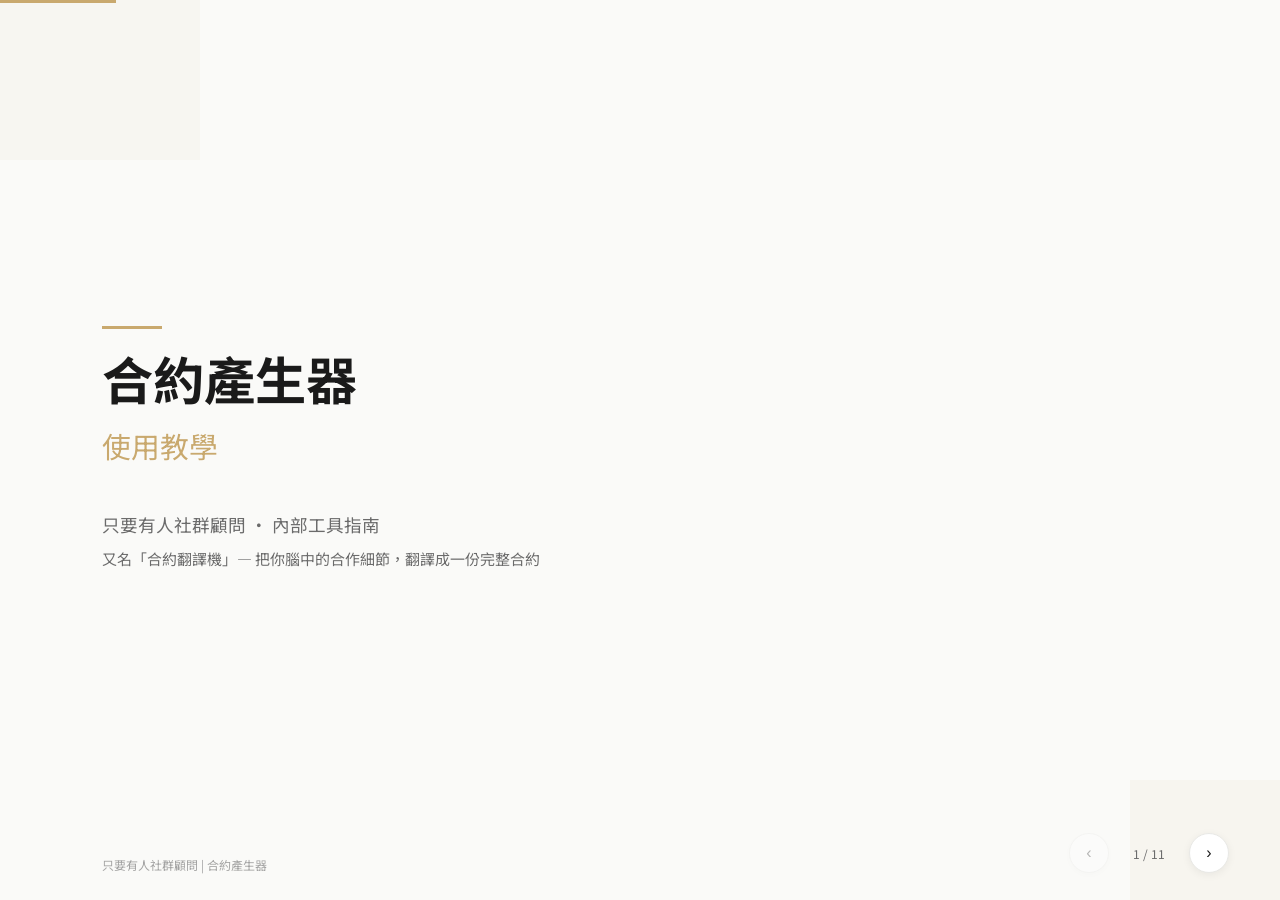
<file: Journal/Contract Generator.html>
<!DOCTYPE html>
<html lang="zh-TW">
<head>
<meta charset="UTF-8">
<meta name="viewport" content="width=device-width, initial-scale=1.0">
<title>合約產生器 — 使用教學</title>
<style>
  @import url('https://fonts.googleapis.com/css2?family=Noto+Sans+TC:wght@300;400;500;700&display=swap');

  :root {
    --dark: #1a1a1a;
    --warm-white: #fafaf8;
    --white: #ffffff;
    --gold: #c9a96e;
    --green: #7a9e7e;
    --red: #c75c5c;
    --secondary: #6b6b6b;
    --border: #e8e8e5;
    --light-bg: #f5f5f3;
    --emphasis: #2d2d2d;
  }

  * { margin: 0; padding: 0; box-sizing: border-box; }

  body {
    font-family: 'Noto Sans TC', -apple-system, sans-serif;
    background: var(--light-bg);
    overflow: hidden;
    height: 100vh;
    width: 100vw;
  }

  .deck {
    position: relative;
    width: 100vw;
    height: 100vh;
  }

  .slide {
    position: absolute;
    inset: 0;
    display: flex;
    flex-direction: column;
    justify-content: center;
    padding: 6vh 8vw;
    opacity: 0;
    transform: translateX(40px);
    transition: opacity 0.5s ease, transform 0.5s ease;
    pointer-events: none;
    background: var(--warm-white);
    color: var(--dark);
  }

  .slide.active {
    opacity: 1;
    transform: translateX(0);
    pointer-events: auto;
  }

  .slide.exit {
    opacity: 0;
    transform: translateX(-40px);
  }

  /* ── Typography ── */
  .slide-title {
    font-size: clamp(2rem, 5vw, 3.2rem);
    font-weight: 700;
    line-height: 1.2;
    margin-bottom: 0.3em;
    color: var(--dark);
  }

  .slide-subtitle {
    font-size: clamp(1.2rem, 2.5vw, 1.8rem);
    font-weight: 400;
    color: var(--gold);
    margin-bottom: 1.5em;
  }

  .slide-body {
    font-size: clamp(0.9rem, 1.5vw, 1.1rem);
    line-height: 1.85;
    max-width: 64ch;
    color: var(--emphasis);
  }

  .gold-bar {
    width: 60px;
    height: 3px;
    background: var(--gold);
    margin-bottom: 1.2em;
  }

  .muted { color: var(--secondary); }
  .gold { color: var(--gold); }
  .bold { font-weight: 700; }

  /* ── Footer ── */
  .slide-footer {
    position: absolute;
    bottom: 3vh;
    left: 8vw;
    font-size: 0.75rem;
    color: var(--secondary);
    opacity: 0.6;
  }

  /* ── Feature cards ── */
  .feature-row {
    display: flex;
    gap: 1.5rem;
    margin-top: 2rem;
    flex-wrap: wrap;
  }

  .feature-card {
    background: var(--white);
    border: 1px solid var(--border);
    border-radius: 12px;
    padding: 1.5rem 1.8rem;
    flex: 1;
    min-width: 200px;
    transition: transform 0.3s ease, box-shadow 0.3s ease;
  }

  .feature-card:hover {
    transform: translateY(-4px);
    box-shadow: 0 8px 24px rgba(0,0,0,0.06);
  }

  .feature-icon {
    font-size: 1rem;
    color: var(--gold);
    margin-bottom: 0.5rem;
    font-weight: 700;
  }

  .feature-card h3 {
    font-size: 1rem;
    font-weight: 700;
    margin-bottom: 0.3rem;
    color: var(--dark);
  }

  .feature-card p {
    font-size: 0.85rem;
    color: var(--secondary);
    line-height: 1.5;
  }

  /* ── Step cards ── */
  .steps-row {
    display: flex;
    gap: 1.5rem;
    margin-top: 2rem;
    flex-wrap: wrap;
  }

  .step-card {
    background: var(--white);
    border: 1px solid var(--border);
    border-radius: 12px;
    padding: 1.8rem;
    flex: 1;
    min-width: 220px;
  }

  .step-label {
    font-size: 0.7rem;
    font-weight: 700;
    color: var(--gold);
    letter-spacing: 2px;
    margin-bottom: 0.8rem;
  }

  .step-desc {
    font-size: 0.85rem;
    color: var(--secondary);
    margin-bottom: 0.5rem;
  }

  .step-highlight {
    font-size: 1.3rem;
    font-weight: 700;
    color: var(--dark);
  }

  .step-highlight .gold { color: var(--gold); }

  .keywords-bar {
    background: var(--white);
    border: 1px solid var(--border);
    border-radius: 10px;
    padding: 1.2rem 1.5rem;
    margin-top: 1.5rem;
  }

  .keywords-bar .label {
    font-size: 0.85rem;
    font-weight: 700;
    color: var(--gold);
    margin-bottom: 0.4rem;
  }

  .keywords-bar .content {
    font-size: 0.85rem;
    color: var(--secondary);
  }

  /* ── Round grid ── */
  .round-grid {
    display: grid;
    grid-template-columns: repeat(3, 1fr);
    gap: 1.2rem;
    margin-top: 2rem;
  }

  @media (max-width: 768px) {
    .round-grid { grid-template-columns: repeat(2, 1fr); }
  }

  .round-card {
    background: var(--white);
    border: 1px solid var(--border);
    border-radius: 12px;
    padding: 1.3rem 1.5rem;
    transition: transform 0.3s ease;
  }

  .round-card:hover { transform: translateY(-3px); }

  .round-header {
    display: flex;
    align-items: center;
    gap: 0.8rem;
    margin-bottom: 0.8rem;
  }

  .round-num {
    width: 32px;
    height: 32px;
    background: var(--dark);
    color: var(--warm-white);
    border-radius: 50%;
    display: flex;
    align-items: center;
    justify-content: center;
    font-size: 0.85rem;
    font-weight: 700;
    flex-shrink: 0;
  }

  .round-title {
    font-size: 1rem;
    font-weight: 700;
    color: var(--dark);
  }

  .round-desc {
    font-size: 0.8rem;
    color: var(--secondary);
    line-height: 1.6;
  }

  /* ── Detail list ── */
  .detail-grid {
    display: grid;
    grid-template-columns: repeat(2, 1fr);
    gap: 1.2rem;
    margin-top: 2rem;
  }

  @media (max-width: 768px) {
    .detail-grid { grid-template-columns: 1fr; }
  }

  .detail-card {
    background: var(--white);
    border: 1px solid var(--border);
    border-radius: 12px;
    padding: 1.3rem 1.5rem;
    transition: transform 0.3s ease;
  }

  .detail-card:hover { transform: translateY(-3px); }

  .detail-card h3 {
    font-size: 0.95rem;
    font-weight: 700;
    color: var(--dark);
    margin-bottom: 0.5rem;
    display: flex;
    align-items: center;
    gap: 0.5rem;
  }

  .detail-card h3 .num {
    display: inline-flex;
    align-items: center;
    justify-content: center;
    width: 22px;
    height: 22px;
    background: var(--gold);
    color: var(--white);
    border-radius: 50%;
    font-size: 0.7rem;
    flex-shrink: 0;
  }

  .detail-card p {
    font-size: 0.82rem;
    color: var(--secondary);
    line-height: 1.6;
  }

  /* ── Clause grid ── */
  .clause-grid {
    display: grid;
    grid-template-columns: repeat(3, 1fr);
    gap: 1.2rem;
    margin-top: 2rem;
  }

  @media (max-width: 768px) {
    .clause-grid { grid-template-columns: repeat(2, 1fr); }
  }

  .clause-card {
    background: var(--white);
    border: 1px solid var(--border);
    border-radius: 12px;
    padding: 1.3rem 1.5rem;
    border-left: 3px solid var(--emphasis);
    transition: transform 0.3s ease;
  }

  .clause-card:hover { transform: translateY(-3px); }
  .clause-card.accent-red { border-left-color: var(--red); }
  .clause-card.accent-gold { border-left-color: var(--gold); }
  .clause-card.accent-green { border-left-color: var(--green); }

  .clause-card h3 {
    font-size: 0.95rem;
    font-weight: 700;
    color: var(--dark);
    margin-bottom: 0.5rem;
  }

  .clause-card p {
    font-size: 0.8rem;
    color: var(--secondary);
    line-height: 1.6;
  }

  /* ── Tips ── */
  .tips-list {
    display: flex;
    flex-direction: column;
    gap: 0.8rem;
    margin-top: 2rem;
  }

  .tip-row {
    background: var(--white);
    border: 1px solid var(--border);
    border-radius: 10px;
    padding: 1rem 1.5rem;
    display: flex;
    align-items: flex-start;
    gap: 1rem;
    transition: transform 0.2s ease;
  }

  .tip-row:hover { transform: translateX(6px); }

  .tip-arrow {
    color: var(--gold);
    font-size: 1.1rem;
    font-weight: 700;
    flex-shrink: 0;
    margin-top: 0.1em;
  }

  .tip-text {
    font-size: 0.9rem;
    color: var(--emphasis);
    line-height: 1.6;
  }

  /* ── Scenario cards ── */
  .scenario-row {
    display: flex;
    gap: 1.5rem;
    margin-top: 2rem;
    flex-wrap: wrap;
  }

  .scenario-card {
    background: var(--white);
    border: 1px solid var(--border);
    border-radius: 12px;
    padding: 1.5rem 1.8rem;
    flex: 1;
    min-width: 200px;
    transition: transform 0.3s ease;
  }

  .scenario-card:hover { transform: translateY(-4px); }

  .scenario-card .label {
    font-size: 0.7rem;
    font-weight: 700;
    color: var(--gold);
    letter-spacing: 1px;
    margin-bottom: 0.5rem;
  }

  .scenario-card h3 {
    font-size: 1rem;
    font-weight: 700;
    color: var(--dark);
    margin-bottom: 0.3rem;
  }

  .scenario-card p {
    font-size: 0.82rem;
    color: var(--secondary);
    line-height: 1.5;
  }

  /* ── Collab types ── */
  .collab-grid {
    display: grid;
    grid-template-columns: repeat(4, 1fr);
    gap: 1rem;
    margin-top: 2rem;
  }

  @media (max-width: 768px) {
    .collab-grid { grid-template-columns: repeat(2, 1fr); }
  }

  .collab-tag {
    background: var(--white);
    border: 1px solid var(--border);
    border-radius: 10px;
    padding: 1rem 1.2rem;
    text-align: center;
    transition: transform 0.3s ease;
  }

  .collab-tag:hover { transform: translateY(-3px); }

  .collab-tag .icon {
    font-size: 0.85rem;
    color: var(--gold);
    margin-bottom: 0.3rem;
  }

  .collab-tag .name {
    font-size: 0.85rem;
    font-weight: 700;
    color: var(--dark);
    margin-bottom: 0.2rem;
  }

  .collab-tag .desc {
    font-size: 0.72rem;
    color: var(--secondary);
  }

  /* ── End slide ── */
  .end-contact {
    margin-top: 2rem;
    font-size: 0.9rem;
    color: var(--secondary);
  }

  /* ── Navigation ── */
  .nav {
    position: fixed;
    bottom: 3vh;
    right: 4vw;
    display: flex;
    align-items: center;
    gap: 1rem;
    z-index: 100;
  }

  .nav-btn {
    width: 40px;
    height: 40px;
    border-radius: 50%;
    border: 1px solid var(--border);
    background: var(--white);
    color: var(--dark);
    font-size: 1rem;
    cursor: pointer;
    display: flex;
    align-items: center;
    justify-content: center;
    transition: all 0.2s;
    box-shadow: 0 2px 8px rgba(0,0,0,0.06);
  }

  .nav-btn:hover {
    background: var(--gold);
    border-color: var(--gold);
    color: var(--white);
  }

  .nav-btn:disabled {
    opacity: 0.3;
    cursor: default;
  }

  .nav-counter {
    font-size: 0.75rem;
    color: var(--secondary);
    font-variant-numeric: tabular-nums;
    min-width: 4em;
    text-align: center;
  }

  /* ── Progress bar ── */
  .progress {
    position: fixed;
    top: 0;
    left: 0;
    height: 3px;
    background: var(--gold);
    transition: width 0.4s ease;
    z-index: 200;
  }

  /* ── Animations ── */
  .fade-up {
    opacity: 0;
    transform: translateY(20px);
    transition: opacity 0.5s ease, transform 0.5s ease;
  }

  .slide.active .fade-up { opacity: 1; transform: translateY(0); }
  .slide.active .fade-up:nth-child(1) { transition-delay: 0.1s; }
  .slide.active .fade-up:nth-child(2) { transition-delay: 0.2s; }
  .slide.active .fade-up:nth-child(3) { transition-delay: 0.3s; }
  .slide.active .fade-up:nth-child(4) { transition-delay: 0.4s; }
  .slide.active .fade-up:nth-child(5) { transition-delay: 0.5s; }
  .slide.active .fade-up:nth-child(6) { transition-delay: 0.6s; }

  .slide.active .round-card,
  .slide.active .clause-card,
  .slide.active .feature-card,
  .slide.active .scenario-card,
  .slide.active .detail-card,
  .slide.active .collab-tag,
  .slide.active .tip-row {
    opacity: 0;
    transform: translateY(15px);
    animation: cardIn 0.4s ease forwards;
  }

  .slide.active .round-card:nth-child(1),
  .slide.active .clause-card:nth-child(1),
  .slide.active .feature-card:nth-child(1),
  .slide.active .scenario-card:nth-child(1),
  .slide.active .detail-card:nth-child(1),
  .slide.active .collab-tag:nth-child(1),
  .slide.active .tip-row:nth-child(1) { animation-delay: 0.15s; }

  .slide.active .round-card:nth-child(2),
  .slide.active .clause-card:nth-child(2),
  .slide.active .feature-card:nth-child(2),
  .slide.active .scenario-card:nth-child(2),
  .slide.active .detail-card:nth-child(2),
  .slide.active .collab-tag:nth-child(2),
  .slide.active .tip-row:nth-child(2) { animation-delay: 0.25s; }

  .slide.active .round-card:nth-child(3),
  .slide.active .clause-card:nth-child(3),
  .slide.active .feature-card:nth-child(3),
  .slide.active .scenario-card:nth-child(3),
  .slide.active .detail-card:nth-child(3),
  .slide.active .collab-tag:nth-child(3),
  .slide.active .tip-row:nth-child(3) { animation-delay: 0.35s; }

  .slide.active .round-card:nth-child(4),
  .slide.active .clause-card:nth-child(4),
  .slide.active .detail-card:nth-child(4),
  .slide.active .collab-tag:nth-child(4),
  .slide.active .tip-row:nth-child(4) { animation-delay: 0.45s; }

  .slide.active .round-card:nth-child(5),
  .slide.active .clause-card:nth-child(5),
  .slide.active .collab-tag:nth-child(5),
  .slide.active .tip-row:nth-child(5) { animation-delay: 0.55s; }

  .slide.active .round-card:nth-child(6),
  .slide.active .clause-card:nth-child(6),
  .slide.active .collab-tag:nth-child(6),
  .slide.active .tip-row:nth-child(6) { animation-delay: 0.65s; }

  .slide.active .collab-tag:nth-child(7) { animation-delay: 0.7s; }
  .slide.active .collab-tag:nth-child(8) { animation-delay: 0.75s; }

  @keyframes cardIn {
    to { opacity: 1; transform: translateY(0); }
  }

  /* ── Decorative corner ── */
  .corner-deco {
    position: absolute;
    bottom: 0;
    right: 0;
    width: 150px;
    height: 120px;
    background: var(--gold);
    opacity: 0.06;
  }

  .corner-deco-top {
    position: absolute;
    top: 0;
    left: 0;
    width: 200px;
    height: 160px;
    background: var(--gold);
    opacity: 0.05;
  }

  /* ── Section label ── */
  .section-label {
    font-size: 0.7rem;
    font-weight: 700;
    color: var(--gold);
    letter-spacing: 2px;
    text-transform: uppercase;
    margin-bottom: 0.5rem;
  }

  /* ── Inline highlight ── */
  .highlight-box {
    display: inline-block;
    background: var(--light-bg);
    border: 1px solid var(--border);
    border-radius: 6px;
    padding: 0.15em 0.5em;
    font-weight: 500;
    font-size: 0.9em;
  }
</style>
</head>
<body>

<div class="progress" id="progress"></div>

<div class="deck" id="deck">

  <!-- ═══ SLIDE 1: Title ═══ -->
  <div class="slide active" data-slide="0">
    <div class="corner-deco-top"></div>
    <div class="gold-bar fade-up"></div>
    <div class="slide-title fade-up">合約產生器</div>
    <div class="slide-subtitle fade-up">使用教學</div>
    <div class="slide-body fade-up muted">
      只要有人社群顧問 · 內部工具指南<br>
      <span style="font-size:0.85em;">又名「合約翻譯機」— 把你腦中的合作細節，翻譯成一份完整合約</span>
    </div>
    <div class="corner-deco"></div>
    <div class="slide-footer">只要有人社群顧問 | 合約產生器</div>
  </div>

  <!-- ═══ SLIDE 2: What is it ═══ -->
  <div class="slide" data-slide="1">
    <div class="section-label fade-up">OVERVIEW</div>
    <div class="slide-title fade-up">這是什麼？</div>
    <div class="gold-bar fade-up"></div>
    <div class="slide-body fade-up">
      <strong>合約產生器</strong>是一個內建在 Cowork 裡的工具。你只要用聊天的方式回答問題，它就會自動幫你產出一份格式完整的 <span class="highlight-box">.docx</span> 合約檔案。不需要自己排版、不需要記合約條款，也不用從舊合約複製貼上了。
    </div>
    <div class="feature-row fade-up">
      <div class="feature-card">
        <div class="feature-icon">01</div>
        <h3>對話式引導</h3>
        <p>像聊天一樣，一步步回答六輪問題，系統幫你整理所有資訊</p>
      </div>
      <div class="feature-card">
        <div class="feature-icon">02</div>
        <h3>條款自由組合</h3>
        <p>著作權、肖像、防火、競業…每個條款獨立選擇，按需加入</p>
      </div>
      <div class="feature-card">
        <div class="feature-icon">03</div>
        <h3>直接產出 .docx</h3>
        <p>標準合約格式，直接下載就能給客戶或法務確認</p>
      </div>
      <div class="feature-card">
        <div class="feature-icon">04</div>
        <h3>資料可後補</h3>
        <p>資訊不齊沒關係，選「之後再補」，合約會留空讓你後續填入</p>
      </div>
    </div>
    <div class="slide-footer">只要有人社群顧問 | 合約產生器</div>
  </div>

  <!-- ═══ SLIDE 3: Who and When ═══ -->
  <div class="slide" data-slide="2">
    <div class="section-label fade-up">USE CASES</div>
    <div class="slide-title fade-up">什麼時候用？</div>
    <div class="gold-bar fade-up"></div>
    <div class="slide-body fade-up">
      只要牽涉到 KOL、藝人、創作者、或外部合作單位的合作案，需要出合約的時候就可以用。以下是常見的使用場景：
    </div>
    <div class="scenario-row fade-up">
      <div class="scenario-card">
        <div class="label">場景 A</div>
        <h3>KOL 社群合作</h3>
        <p>品牌找 KOL 發 IG 貼文、Reels、限時動態，需要一份載明合作內容與費用的合約</p>
      </div>
      <div class="scenario-card">
        <div class="label">場景 B</div>
        <h3>藝人出席拍攝</h3>
        <p>藝人出席品牌活動或廣告拍攝，涉及肖像授權、著作權歸屬等條款</p>
      </div>
      <div class="scenario-card">
        <div class="label">場景 C</div>
        <h3>互惠合作</h3>
        <p>與政府機關或非營利單位合作，互不收費，合約格式自動簡化</p>
      </div>
    </div>
    <div class="slide-footer">只要有人社群顧問 | 合約產生器</div>
  </div>

  <!-- ═══ SLIDE 4: How to Start ═══ -->
  <div class="slide" data-slide="3">
    <div class="section-label fade-up">GET STARTED</div>
    <div class="slide-title fade-up">如何開始？</div>
    <div class="gold-bar fade-up"></div>
    <div class="steps-row fade-up">
      <div class="step-card">
        <div class="step-label">STEP 1</div>
        <div class="step-desc">在 Cowork 對話框輸入</div>
        <div class="step-highlight">「<span class="gold">我要產合約</span>」</div>
      </div>
      <div class="step-card">
        <div class="step-label">STEP 2</div>
        <div class="step-desc">系統啟動合約翻譯機</div>
        <div class="step-highlight">一步步問你問題</div>
      </div>
      <div class="step-card">
        <div class="step-label">STEP 3</div>
        <div class="step-desc">全部回答完畢後</div>
        <div class="step-highlight">自動產出 <span class="gold">.docx</span></div>
      </div>
    </div>
    <div class="keywords-bar fade-up">
      <div class="label">也可以這樣說：</div>
      <div class="content">「幫我寫合約」「KOL 合約」「我要跟 OOO 合作，幫我出合約」「合作合約」「幫我整理合約細節」</div>
    </div>
    <div class="slide-footer">只要有人社群顧問 | 合約產生器</div>
  </div>

  <!-- ═══ SLIDE 5: 6 Rounds Overview ═══ -->
  <div class="slide" data-slide="4">
    <div class="section-label fade-up">WORKFLOW</div>
    <div class="slide-title fade-up">六輪問答流程</div>
    <div class="gold-bar fade-up"></div>
    <div class="slide-body fade-up">整個過程分成六輪，每輪問幾個相關的問題，按照順序走完就好：</div>
    <div class="round-grid">
      <div class="round-card">
        <div class="round-header"><div class="round-num">1</div><div class="round-title">基本資訊</div></div>
        <div class="round-desc">客戶品牌名稱、專案名稱、你的姓名與電話（甲方聯絡人）</div>
      </div>
      <div class="round-card">
        <div class="round-header"><div class="round-num">2</div><div class="round-title">乙方資訊</div></div>
        <div class="round-desc">合作對象的公司 / 個人資料、統編、地址、藝人名稱</div>
      </div>
      <div class="round-card">
        <div class="round-header"><div class="round-num">3</div><div class="round-title">合作內容</div></div>
        <div class="round-desc">貼文、Reels、拍攝…逐項確認平台、數量、上線日期</div>
      </div>
      <div class="round-card">
        <div class="round-header"><div class="round-num">4</div><div class="round-title">條款細節</div></div>
        <div class="round-desc">著作權、肖像授權、廣告投放、防火、社群發表、競業條款</div>
      </div>
      <div class="round-card">
        <div class="round-header"><div class="round-num">5</div><div class="round-title">費用與付款</div></div>
        <div class="round-desc">合作金額、含稅與否、付款方式、乙方銀行資訊</div>
      </div>
      <div class="round-card">
        <div class="round-header"><div class="round-num">6</div><div class="round-title">確認產生</div></div>
        <div class="round-desc">系統列出摘要讓你最後確認，確認後自動產出合約</div>
      </div>
    </div>
    <div class="slide-footer">只要有人社群顧問 | 合約產生器</div>
  </div>

  <!-- ═══ SLIDE 6: Rounds 1-3 Detail ═══ -->
  <div class="slide" data-slide="5">
    <div class="section-label fade-up">ROUNDS 1 — 3</div>
    <div class="slide-title fade-up">前三輪：誰跟誰合作、做什麼</div>
    <div class="gold-bar fade-up"></div>
    <div class="detail-grid">
      <div class="detail-card">
        <h3><span class="num">1</span> 甲方（我們這邊）</h3>
        <p>預設甲方就是「只要有人社群顧問股份有限公司」，不用另外填。你只需要填你自己的姓名與聯絡電話，以及這次的客戶品牌名稱和專案名稱。</p>
      </div>
      <div class="detail-card">
        <h3><span class="num">2</span> 乙方（合作對象）</h3>
        <p>填入 KOL 或合作單位的資料。如果對方有公司要填統編，個人的話可以留空。經紀公司旗下藝人名稱與公司不同時，兩個都要填。</p>
      </div>
      <div class="detail-card">
        <h3><span class="num">3</span> 合作項目拆解</h3>
        <p>你只要說「這次要合作什麼」，系統會幫你拆解成一條一條的項目。每項會確認平台、數量、上線日期。不同項目的日期可以不同。</p>
      </div>
      <div class="detail-card">
        <h3>支援的合作類型</h3>
        <p>靜態貼文、短影音 Reels、IG 限時動態、YouTube 長影片、出席拍攝、集結合作貼文、互惠合作、其他自訂。</p>
      </div>
    </div>
    <div class="slide-footer">只要有人社群顧問 | 合約產生器</div>
  </div>

  <!-- ═══ SLIDE 7: Round 4 Detail ═══ -->
  <div class="slide" data-slide="6">
    <div class="section-label fade-up">ROUND 4</div>
    <div class="slide-title fade-up">第四輪：條款細節</div>
    <div class="gold-bar fade-up"></div>
    <div class="slide-body fade-up">
      這是最關鍵的一輪，系統會一個一個問你要不要加入以下條款。每個條款獨立詢問，不會一次問完，放心慢慢選。
    </div>
    <div class="clause-grid">
      <div class="clause-card">
        <h3>著作財產權</h3>
        <p>甲方主導拍攝 → 著作權歸甲方。KOL 自產內容則通常不加。</p>
      </div>
      <div class="clause-card accent-green">
        <h3>肖像授權</h3>
        <p>KOL 肖像用於廣告投放時需要。要填授權地區與期間。</p>
      </div>
      <div class="clause-card">
        <h3>廣告投放授權</h3>
        <p>內容會拿去投廣告的話需要加，要填投放期間。</p>
      </div>
      <div class="clause-card accent-red">
        <h3>防火條款</h3>
        <p>可選單向（僅規範藝人）或雙向。雙向需另請客戶簽同意書。</p>
      </div>
      <div class="clause-card">
        <h3>社群發表規範</h3>
        <p>合作期間禁止 KOL 未經同意自行發布品牌相關內容。</p>
      </div>
      <div class="clause-card accent-gold">
        <h3>競業條款</h3>
        <p>限制合作期間不得與競品合作。可列出競業品牌清單。</p>
      </div>
    </div>
    <div class="slide-footer">只要有人社群顧問 | 合約產生器</div>
  </div>

  <!-- ═══ SLIDE 8: Rounds 5-6 Detail ═══ -->
  <div class="slide" data-slide="7">
    <div class="section-label fade-up">ROUNDS 5 — 6</div>
    <div class="slide-title fade-up">費用與最終確認</div>
    <div class="gold-bar fade-up"></div>
    <div class="detail-grid fade-up">
      <div class="detail-card">
        <h3><span class="num">5</span> 費用資訊</h3>
        <p>填入合作金額，系統會自動轉成中文大寫（例如：伍拾玖萬肆仟元整）。選擇含稅或未稅、付款方式（分期 50/50 或全額付清），以及乙方銀行帳號資訊。互惠合作不需填此輪。</p>
      </div>
      <div class="detail-card">
        <h3><span class="num">6</span> 確認並產生</h3>
        <p>系統會整理一份完整摘要給你確認，包含甲乙雙方、合作內容、條款選擇、費用等所有資訊。確認無誤後一鍵產生合約，檔案會自動存到 Outputs 資料夾。</p>
      </div>
    </div>
    <div class="steps-row fade-up" style="margin-top: 1.5rem;">
      <div class="step-card" style="flex: 1;">
        <div class="step-label">付款方式 A</div>
        <div class="step-highlight" style="font-size:1.1rem;">簽約後 50% + 完成後 50%</div>
      </div>
      <div class="step-card" style="flex: 1;">
        <div class="step-label">付款方式 B</div>
        <div class="step-highlight" style="font-size:1.1rem;">完成後全額付清</div>
      </div>
      <div class="step-card" style="flex: 1;">
        <div class="step-label">互惠合作</div>
        <div class="step-highlight" style="font-size:1.1rem;">自動跳過費用欄</div>
      </div>
    </div>
    <div class="slide-footer">只要有人社群顧問 | 合約產生器</div>
  </div>

  <!-- ═══ SLIDE 9: Supported Collab Types ═══ -->
  <div class="slide" data-slide="8">
    <div class="section-label fade-up">CONTENT TYPES</div>
    <div class="slide-title fade-up">支援的合作項目類型</div>
    <div class="gold-bar fade-up"></div>
    <div class="slide-body fade-up">每個合約可以包含多個合作項目，以下是系統目前支援的類型：</div>
    <div class="collab-grid">
      <div class="collab-tag">
        <div class="icon">&#9632;</div>
        <div class="name">靜態貼文</div>
        <div class="desc">IG / FB / 小紅書</div>
      </div>
      <div class="collab-tag">
        <div class="icon">&#9654;</div>
        <div class="name">短影音</div>
        <div class="desc">Reels / TikTok / Shorts</div>
      </div>
      <div class="collab-tag">
        <div class="icon">&#9711;</div>
        <div class="name">IG 限時動態</div>
        <div class="desc">含 tag / hashtag / 連結</div>
      </div>
      <div class="collab-tag">
        <div class="icon">&#9656;</div>
        <div class="name">YouTube 影片</div>
        <div class="desc">長影片內容</div>
      </div>
      <div class="collab-tag">
        <div class="icon">&#9670;</div>
        <div class="name">出席拍攝</div>
        <div class="desc">平面或動態拍攝</div>
      </div>
      <div class="collab-tag">
        <div class="icon">&#9830;</div>
        <div class="name">集結合作</div>
        <div class="desc">多方聯名貼文</div>
      </div>
      <div class="collab-tag">
        <div class="icon">&#9829;</div>
        <div class="name">互惠合作</div>
        <div class="desc">無費用、共同議定</div>
      </div>
      <div class="collab-tag">
        <div class="icon">&#10023;</div>
        <div class="name">其他</div>
        <div class="desc">自行填寫說明</div>
      </div>
    </div>
    <div class="slide-footer">只要有人社群顧問 | 合約產生器</div>
  </div>

  <!-- ═══ SLIDE 10: Tips ═══ -->
  <div class="slide" data-slide="9">
    <div class="section-label fade-up">TIPS</div>
    <div class="slide-title fade-up">小提醒</div>
    <div class="gold-bar fade-up"></div>
    <div class="tips-list">
      <div class="tip-row">
        <span class="tip-arrow">&#8594;</span>
        <span class="tip-text">資訊不齊也沒關係，可以選「之後再補」，合約會留空讓你後續手動填入</span>
      </div>
      <div class="tip-row">
        <span class="tip-arrow">&#8594;</span>
        <span class="tip-text">防火條款選「雙向」時，記得另外請客戶（甲方品牌端）簽署同意書</span>
      </div>
      <div class="tip-row">
        <span class="tip-arrow">&#8594;</span>
        <span class="tip-text">費用金額會自動轉成中文大寫並搭配數字，例如：伍拾玖萬肆仟元整（NT$594,000，未稅）</span>
      </div>
      <div class="tip-row">
        <span class="tip-arrow">&#8594;</span>
        <span class="tip-text">合約產出後存在 Outputs 資料夾，可直接下載開啟確認，檔名格式為「日期_合作合約_乙方名稱.docx」</span>
      </div>
      <div class="tip-row">
        <span class="tip-arrow">&#8594;</span>
        <span class="tip-text">互惠合作（如政府機關、動物園）不需要填費用，系統會自動跳過並調整合約格式</span>
      </div>
      <div class="tip-row">
        <span class="tip-arrow">&#8594;</span>
        <span class="tip-text">甲方預設為「只要有人社群顧問股份有限公司」，通常不需更改，除非特殊情況</span>
      </div>
    </div>
    <div class="slide-footer">只要有人社群顧問 | 合約產生器</div>
  </div>

  <!-- ═══ SLIDE 11: End ═══ -->
  <div class="slide" data-slide="10">
    <div class="corner-deco-top"></div>
    <div class="gold-bar fade-up"></div>
    <div class="slide-title fade-up">開始使用吧！</div>
    <div class="slide-subtitle fade-up">在 Cowork 輸入「我要產合約」即可開始</div>
    <div class="slide-body fade-up">
      整個流程大約 5 分鐘就能完成一份合約。<br>
      如果過程中有任何問題，隨時可以重新開始或修改內容。
    </div>
    <div class="end-contact fade-up">有問題請找查理 ✉ Charlene.lin@humanoid.com.tw</div>
    <div class="corner-deco"></div>
    <div class="slide-footer">只要有人社群顧問 | 合約產生器</div>
  </div>

</div>

<!-- Navigation -->
<div class="nav">
  <button class="nav-btn" id="prevBtn" onclick="go(-1)">&#8249;</button>
  <span class="nav-counter" id="counter">1 / 11</span>
  <button class="nav-btn" id="nextBtn" onclick="go(1)">&#8250;</button>
</div>

<script>
  const slides = document.querySelectorAll('.slide');
  const total = slides.length;
  let current = 0;

  function show(idx) {
    slides.forEach((s, i) => {
      s.classList.remove('active', 'exit');
      if (i === idx) s.classList.add('active');
    });
    current = idx;
    document.getElementById('counter').textContent = (idx + 1) + ' / ' + total;
    document.getElementById('prevBtn').disabled = idx === 0;
    document.getElementById('nextBtn').disabled = idx === total - 1;
    document.getElementById('progress').style.width = ((idx + 1) / total * 100) + '%';
  }

  function go(dir) {
    var next = current + dir;
    if (next >= 0 && next < total) show(next);
  }

  document.addEventListener('keydown', function(e) {
    if (e.key === 'ArrowRight' || e.key === 'ArrowDown' || e.key === ' ') { e.preventDefault(); go(1); }
    if (e.key === 'ArrowLeft' || e.key === 'ArrowUp') { e.preventDefault(); go(-1); }
    if (e.key === 'Home') show(0);
    if (e.key === 'End') show(total - 1);
  });

  // Touch/swipe
  var touchStartX = 0;
  document.addEventListener('touchstart', function(e) { touchStartX = e.touches[0].clientX; });
  document.addEventListener('touchend', function(e) {
    var diff = touchStartX - e.changedTouches[0].clientX;
    if (Math.abs(diff) > 50) go(diff > 0 ? 1 : -1);
  });

  show(0);
</script>
</body>
</html>
</file>
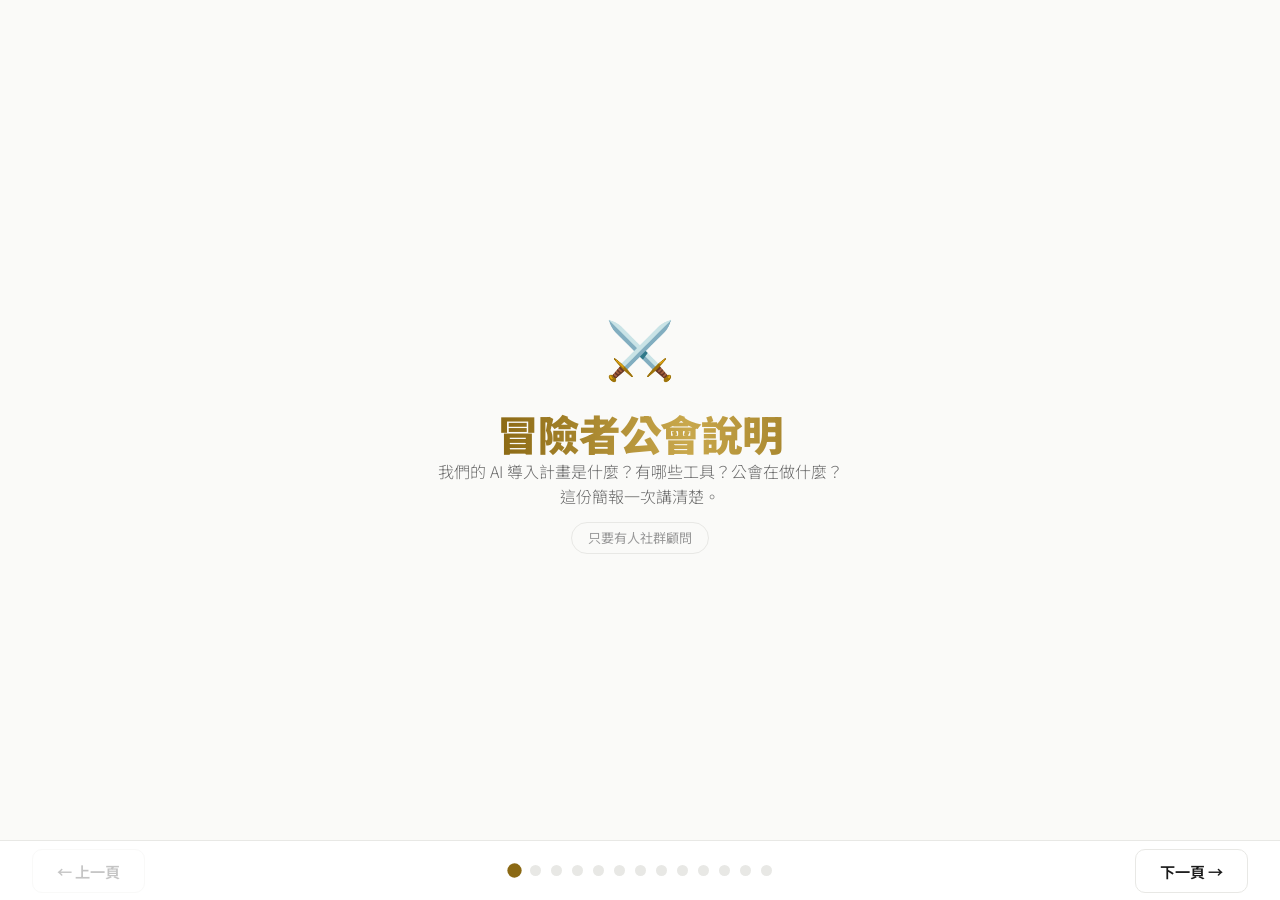
<file: Journal/guild-intro-presentation.html>
<!DOCTYPE html>
<html lang="zh-TW">
<head>
  <meta charset="UTF-8">
  <meta name="viewport" content="width=device-width, initial-scale=1.0">
  <meta name="robots" content="noindex, nofollow">
  <title>冒險者公會說明 — 簡報</title>
  <link rel="icon" href="data:image/svg+xml,<svg xmlns='http://www.w3.org/2000/svg' viewBox='0 0 100 100'><text y='.9em' font-size='90'>⚔️</text></svg>">
  <link rel="preconnect" href="https://fonts.googleapis.com">
  <link rel="preconnect" href="https://fonts.gstatic.com" crossorigin>
  <link href="https://fonts.googleapis.com/css2?family=Noto+Sans+TC:wght@300;400;500;600;700;900&display=swap" rel="stylesheet">
  <style>
    :root {
      --bg: #fafaf8;
      --card-bg: #ffffff;
      --border: #e8e8e5;
      --text: #1a1a1a;
      --text-muted: #6b6b6b;
      --text-light: #999;
      --accent: #8b6914;
      --accent-light: #fdf5e6;
      --accent-border: #e8d5a8;
      --green: #4caf50;
      --green-bg: #f0f7f1;
      --green-border: #c8e6c9;
      --blue: #4a7c96;
      --blue-bg: #e8f4f8;
      --red: #c0392b;
      --red-bg: #fdf0ef;
      --warm-bg: #fdf8f0;
      --nav-height: 60px;
    }

    *, *::before, *::after { box-sizing: border-box; margin: 0; padding: 0; }

    body {
      font-family: 'Noto Sans TC', -apple-system, BlinkMacSystemFont, sans-serif;
      background: var(--bg);
      color: var(--text);
      line-height: 1.7;
      overflow: hidden;
      height: 100vh;
      width: 100vw;
    }

    /* ===== Slide System ===== */
    .slide-deck { position: relative; width: 100%; height: calc(100vh - var(--nav-height)); }

    .slide {
      position: absolute; top: 0; left: 0; width: 100%; height: 100%;
      opacity: 0; transform: translateY(30px);
      transition: opacity 0.5s ease, transform 0.5s ease;
      pointer-events: none; overflow-y: auto;
      padding: 32px 48px 20px;
      display: flex; flex-direction: column; align-items: center; justify-content: center;
    }
    .slide.active { opacity: 1; transform: translateY(0); pointer-events: auto; }
    .slide.exit-up { opacity: 0; transform: translateY(-30px); }
    .slide-inner { max-width: 900px; width: 100%; }
    .slide.top-align { justify-content: flex-start; }

    /* ===== Animations ===== */
    @keyframes fadeInUp {
      from { opacity: 0; transform: translateY(20px); }
      to { opacity: 1; transform: translateY(0); }
    }
    .slide.active .animate { animation: fadeInUp 0.5s ease forwards; opacity: 0; }
    .slide.active .stagger-1 { animation-delay: 0.05s; }
    .slide.active .stagger-2 { animation-delay: 0.15s; }
    .slide.active .stagger-3 { animation-delay: 0.25s; }
    .slide.active .stagger-4 { animation-delay: 0.35s; }
    .slide.active .stagger-5 { animation-delay: 0.45s; }
    .slide.active .stagger-6 { animation-delay: 0.55s; }
    .slide.active .stagger-7 { animation-delay: 0.65s; }
    .slide.active .stagger-8 { animation-delay: 0.75s; }

    /* ===== Bottom Nav ===== */
    .bottom-nav {
      position: fixed; bottom: 0; left: 0; right: 0;
      height: var(--nav-height); background: var(--card-bg);
      border-top: 1px solid var(--border);
      display: flex; align-items: center; justify-content: space-between;
      padding: 0 32px; z-index: 100;
    }
    .nav-btn {
      font-family: inherit; font-size: 0.95rem; font-weight: 600;
      color: var(--text); background: none; border: 1px solid var(--border);
      border-radius: 10px; padding: 10px 24px; cursor: pointer;
      transition: all 0.15s; min-width: 100px;
    }
    .nav-btn:hover:not(:disabled) { background: var(--bg); border-color: #ccc; }
    .nav-btn:disabled { opacity: 0.25; cursor: default; }
    .nav-dots { display: flex; gap: 10px; align-items: center; }
    .nav-dot {
      width: 11px; height: 11px; border-radius: 50%;
      background: var(--border); border: none; cursor: pointer;
      transition: all 0.2s; padding: 0;
    }
    .nav-dot.active { background: var(--accent); transform: scale(1.3); }
    .nav-dot.visited { background: #d4b96a; }

    /* ===== Scroll Hint ===== */
    .scroll-hint {
      position: fixed; bottom: 74px; left: 50%; transform: translateX(-50%);
      font-size: 0.8rem; color: var(--text-light);
      background: var(--card-bg); border: 1px solid var(--border);
      border-radius: 20px; padding: 5px 16px;
      opacity: 0; transition: opacity 0.3s; pointer-events: none; z-index: 99;
    }
    .scroll-hint.visible { opacity: 1; }

    /* ===== Typography ===== */
    .hero-title {
      font-size: 2.6rem; font-weight: 900; letter-spacing: -0.03em; line-height: 1.2;
      background: linear-gradient(90deg, #8b6914, #c9a84c, #8b6914, #c9a84c);
      background-size: 200% auto;
      -webkit-background-clip: text; -webkit-text-fill-color: transparent;
      background-clip: text; animation: shimmer 3s linear infinite;
    }
    @keyframes shimmer { to { background-position: 200% center; } }

    .headline {
      font-size: 1.7rem; font-weight: 900; letter-spacing: -0.02em;
      line-height: 1.25; color: var(--text); margin-bottom: 6px;
    }
    .lead {
      font-size: 0.95rem; font-weight: 400; color: var(--text-muted);
      line-height: 1.6; margin-bottom: 16px;
    }
    .card-title { font-size: 0.92rem; font-weight: 700; margin-bottom: 4px; }
    .card-text { font-size: 0.82rem; color: var(--text-muted); line-height: 1.5; }
    .section-label {
      font-size: 0.7rem; font-weight: 700; text-transform: uppercase;
      letter-spacing: 0.12em; color: var(--accent); margin-bottom: 6px;
    }
    .big-emoji { font-size: 3.5rem; margin-bottom: 16px; }
    .brand-tag {
      display: inline-block; margin-top: 12px;
      font-size: 0.82rem; color: var(--text-light);
      border: 1px solid var(--border); border-radius: 24px; padding: 4px 16px;
    }
    .subtitle {
      font-size: 1rem; color: var(--text-muted); font-weight: 300;
      max-width: 520px; line-height: 1.6;
    }

    /* ===== Cards ===== */
    .card-grid {
      display: grid;
      grid-template-columns: repeat(auto-fit, minmax(200px, 1fr));
      gap: 12px;
    }
    .s-card {
      background: var(--card-bg); border: 1px solid var(--border);
      border-radius: 12px; padding: 16px; transition: box-shadow 0.15s;
    }
    .s-card:hover { box-shadow: 0 4px 16px rgba(0,0,0,0.05); }

    /* Tool cards with colored left border */
    .tool-card {
      background: var(--card-bg); border: 1px solid var(--border);
      border-radius: 12px; padding: 14px; transition: box-shadow 0.15s;
      border-left: 4px solid var(--border);
    }
    .tool-card:hover { box-shadow: 0 4px 16px rgba(0,0,0,0.05); }
    .tool-card.gemini { border-left-color: #4285f4; }
    .tool-card.claude-chat { border-left-color: #c9a84c; }
    .tool-card.claude-cowork { border-left-color: var(--green); }
    .tool-card.claude-code { border-left-color: var(--red); }

    .tool-icon { font-size: 1.3rem; margin-bottom: 6px; }
    .tool-name { font-size: 0.92rem; font-weight: 700; margin-bottom: 2px; }
    .tool-badge {
      display: inline-block; font-size: 0.72rem; font-weight: 600;
      padding: 2px 10px; border-radius: 12px; margin-bottom: 10px;
    }
    .badge-all { background: #e8f4f8; color: #4a7c96; }
    .badge-agent { background: var(--green-bg); color: var(--green); }
    .badge-dev { background: var(--red-bg); color: var(--red); }
    .tool-desc { font-size: 0.78rem; color: var(--text-muted); line-height: 1.5; margin-bottom: 8px; }
    .tool-example {
      font-size: 0.75rem; color: var(--accent); background: var(--accent-light);
      border: 1px solid var(--accent-border); border-radius: 8px;
      padding: 7px 10px; line-height: 1.5;
    }
    .tool-example strong { font-weight: 600; }

    /* ===== Guild Activities ===== */
    .activity-card {
      background: var(--card-bg); border: 1px solid var(--border);
      border-radius: 12px; padding: 18px; text-align: center;
      transition: box-shadow 0.15s;
    }
    .activity-card:hover { box-shadow: 0 4px 16px rgba(0,0,0,0.05); }
    .activity-icon { font-size: 1.8rem; margin-bottom: 8px; }
    .activity-name { font-size: 0.92rem; font-weight: 700; margin-bottom: 4px; }
    .activity-desc { font-size: 0.78rem; color: var(--text-muted); line-height: 1.5; }

    /* ===== Values / Concept Cards ===== */
    .concept-card {
      background: var(--card-bg); border: 1px solid var(--border);
      border-radius: 12px; padding: 14px 16px; margin-bottom: 8px;
    }
    .concept-label {
      display: inline-block; font-size: 0.72rem; font-weight: 600;
      color: var(--accent); background: var(--accent-light);
      border-radius: 16px; padding: 3px 12px; margin-bottom: 10px;
    }
    .concept-title { font-size: 0.95rem; font-weight: 700; margin-bottom: 4px; }
    .concept-text { font-size: 0.82rem; color: var(--text-muted); line-height: 1.5; }

    /* ===== Security Section ===== */
    .security-card {
      background: var(--card-bg); border: 1px solid var(--border);
      border-radius: 12px; padding: 14px 16px; display: flex; gap: 12px; align-items: flex-start;
    }
    .security-icon { font-size: 1.2rem; flex-shrink: 0; margin-top: 1px; }
    .security-title { font-size: 0.88rem; font-weight: 700; margin-bottom: 2px; }
    .security-text { font-size: 0.78rem; color: var(--text-muted); line-height: 1.5; }

    /* ===== Summary Banner ===== */
    .summary-banner {
      background: var(--warm-bg); border: 1px solid var(--accent-border);
      border-radius: 12px; padding: 14px 18px;
      font-size: 0.85rem; color: var(--text-muted); line-height: 1.6;
    }

    /* ===== Responsive ===== */
    @media (max-width: 768px) {
      .slide { padding: 20px 16px 16px; }
      .hero-title { font-size: 1.8rem; }
      .headline { font-size: 1.3rem; }
      .lead { font-size: 0.85rem; }
      .card-grid { grid-template-columns: 1fr; }
      .s-card, .tool-card, .concept-card { padding: 12px; }
      .tool-name { font-size: 0.85rem; }
    }
  </style>
</head>
<body>

  <div class="slide-deck" id="slideDeck">

    <!-- ====== Slide 0: Cover ====== -->
    <div class="slide active" data-index="0" style="text-align: center;">
      <div class="slide-inner" style="display: flex; flex-direction: column; align-items: center;">
        <div class="big-emoji animate stagger-1">⚔️</div>
        <h1 class="hero-title animate stagger-2">冒險者公會說明</h1>
        <p class="subtitle animate stagger-3">我們的 AI 導入計畫是什麼？有哪些工具？公會在做什麼？<br>這份簡報一次講清楚。</p>
        <span class="brand-tag animate stagger-4">只要有人社群顧問</span>
      </div>
    </div>

    <!-- ====== Slide 1: AI Tools - All Four ====== -->
    <div class="slide top-align" data-index="1">
      <div class="slide-inner">
        <p class="section-label animate stagger-1">01 — AI 工具總覽</p>
        <h2 class="headline animate stagger-2">我們用了哪些 AI？</h2>

        <div style="display: grid; grid-template-columns: 1fr 1fr; gap: 10px;">
          <div class="tool-card gemini animate stagger-3">
            <div class="tool-icon">✦</div>
            <div class="tool-name">Gemini Pro</div>
            <span class="tool-badge badge-all">全公司使用 · 已在使用</span>
            <p class="tool-desc">快速問答、翻譯、摘要、寫初稿。還能生圖，視覺發想很方便。</p>
            <div class="tool-example">
              <strong>🎨</strong> 用 Gemini 生出風格圖，快速跟客戶對齊視覺想像
            </div>
          </div>
          <div class="tool-card claude-chat animate stagger-4">
            <div class="tool-icon">💬</div>
            <div class="tool-name">Claude Chat</div>
            <span class="tool-badge badge-all">全公司使用</span>
            <p class="tool-desc">長文分析、中文語感、複雜推理更強。需要深度思考時的首選。</p>
            <div class="tool-example">
              <strong>📊</strong> 丟入整季廣告成效報告，交叉分析產出有洞察的報告初稿
            </div>
          </div>
          <div class="tool-card claude-cowork animate stagger-5">
            <div class="tool-icon">🤖</div>
            <div class="tool-name">Claude Cowork</div>
            <span class="tool-badge badge-agent">Agent 模式</span>
            <p class="tool-desc">能讀你電腦裡的檔案、連接 Gmail、Google Drive，跨系統幫你做事。</p>
            <div class="tool-example">
              <strong>📋</strong> 直接讀桌面的 Excel 報表，自動整理成週報寄出
            </div>
          </div>
          <div class="tool-card claude-code animate stagger-6">
            <div class="tool-icon">🖥️</div>
            <div class="tool-name">Claude Code</div>
            <span class="tool-badge badge-dev">大法師聖殿</span>
            <p class="tool-desc">開發自動化工具。公會的靈感蒐集狂魔、合約小幫手都是用它做的。</p>
            <div class="tool-example">
              <strong>⚡</strong> 自動抓成效 → 算 ROAS → 產月報 PDF，一鍵完成
            </div>
          </div>
        </div>

        <div class="summary-banner animate stagger-7" style="margin-top: 12px;">
          簡單說：Gemini 處理日常快速任務和生圖。Claude Chat 接手更重的分析與寫作。Claude Cowork + Code 負責跨系統自動化——這是我們 AI 導入計畫的核心。
        </div>
      </div>
    </div>

    <!-- ====== Slide 2: Cowork Deep Dive ====== -->
    <div class="slide" data-index="2">
      <div class="slide-inner">
        <p class="section-label animate stagger-1">01 — 重點功能</p>
        <h2 class="headline animate stagger-2">Cowork 能直接讀你電腦裡的檔案</h2>
        <p class="lead animate stagger-3">這是跟其他 AI 最大的差別——不用上傳、不用複製貼上，它直接讀你本機的檔案來工作。</p>

        <div class="card-grid animate stagger-4">
          <div class="s-card">
            <div class="card-title">📂 直接讀取本機檔案</div>
            <p class="card-text">桌面的 Excel、下載資料夾的 PDF、Google Drive 同步的文件——跟它說路徑或檔名，它自己找來讀。</p>
          </div>
          <div class="s-card">
            <div class="card-title">🔄 跨系統串聯</div>
            <p class="card-text">讀完本機檔案後，可以直接幫你寄 email、更新 Google Sheets、產出新檔案，一條龍完成。</p>
          </div>
          <div class="s-card">
            <div class="card-title">🧠 理解上下文</div>
            <p class="card-text">不是死板地讀資料。它能理解你的需求，從多個檔案交叉比對，產出你真正需要的結果。</p>
          </div>
        </div>

        <div class="concept-card animate stagger-5" style="margin-top: 14px; background: var(--warm-bg); border-color: var(--accent-border);">
          <span class="concept-label">實際應用場景</span>
          <p class="concept-text" style="margin-bottom: 0;">
            「幫我讀桌面那份客戶的 Brief PDF，再對照 Downloads 裡上個月的結案報告，整理出這次提案需要注意的重點，用條列式寫成一頁摘要。」<br>
            以前這些動作要你自己開檔案、來回對照、手動整理。現在一句話，Cowork 全部搞定。
          </p>
        </div>
      </div>
    </div>

    <!-- ====== Slide 3: Tips - Clear Instructions ====== -->
    <div class="slide" data-index="3">
      <div class="slide-inner">
        <p class="section-label animate stagger-1">02 — 省流量秘訣</p>
        <h2 class="headline animate stagger-2">一句話省掉三輪對話</h2>
        <p class="lead animate stagger-3">來回越多輪，消耗越多流量。把需求一次講清楚，效果更好還更省。</p>

        <div style="display: grid; grid-template-columns: 1fr 1fr; gap: 12px;" class="animate stagger-4">
          <div class="s-card" style="border-left: 4px solid var(--red);">
            <div class="card-title" style="color: var(--red);">❌ 這樣很浪費</div>
            <p class="card-text" style="line-height: 1.7;">
              第 1 輪：「幫我整理報告」<br>
              第 2 輪：「要用表格」<br>
              第 3 輪：「加上日期」<br>
              第 4 輪：「再加客戶名稱」
            </p>
            <p class="card-text" style="margin-top: 6px; font-weight: 600; color: var(--red);">= 4 輪對話的流量</p>
          </div>
          <div class="s-card" style="border-left: 4px solid var(--green);">
            <div class="card-title" style="color: var(--green);">✅ 這樣最省</div>
            <p class="card-text" style="line-height: 1.7;">
              「幫我把這份資料整理成<strong>表格</strong>，<br>
              欄位要有<strong>日期、客戶名稱、金額</strong>，<br>
              按<strong>日期排序</strong>」
            </p>
            <p class="card-text" style="margin-top: 6px; font-weight: 600; color: var(--green);">= 1 輪搞定，品質還更好</p>
          </div>
        </div>

        <div class="summary-banner animate stagger-5" style="margin-top: 14px;">
          💡 格式、欄位、排序、語氣、長度——想到什麼就一次寫上去，不要等 Claude 來猜。
        </div>
      </div>
    </div>

    <!-- ====== Slide 4: Tips - File Scope ====== -->
    <div class="slide" data-index="4">
      <div class="slide-inner">
        <p class="section-label animate stagger-1">02 — 省流量秘訣</p>
        <h2 class="headline animate stagger-2">檔案不要整份丟，說清楚範圍</h2>
        <p class="lead animate stagger-3">檔案越大，Claude 處理時消耗的流量越多。先指定你需要的部分就好。</p>

        <div style="display: grid; grid-template-columns: 1fr 1fr; gap: 12px;" class="animate stagger-4">
          <div class="s-card" style="border-left: 4px solid var(--red);">
            <div class="card-title" style="color: var(--red);">❌ 整份丟進去</div>
            <p class="card-text">丟一份 100 頁 PDF<br>「幫我看看這份」</p>
            <p class="card-text" style="margin-top: 6px; font-weight: 600; color: var(--red);">Claude 讀完 100 頁才開始想</p>
          </div>
          <div class="s-card" style="border-left: 4px solid var(--green);">
            <div class="card-title" style="color: var(--green);">✅ 指定範圍</div>
            <p class="card-text">「這份 PDF 的<strong>第 3-5 頁</strong>是客戶回饋，<br>幫我整理成重點條列」</p>
            <p class="card-text" style="margin-top: 6px; font-weight: 600; color: var(--green);">只處理需要的部分，快又省</p>
          </div>
        </div>

        <div class="concept-card animate stagger-5" style="margin-top: 14px; background: var(--warm-bg); border-color: var(--accent-border);">
          <span class="concept-label">適用場景</span>
          <p class="concept-text" style="margin-bottom: 0;">
            大型簡報、長篇報告、多份檔案——先告訴 Claude 你要看哪幾頁、哪個段落、哪幾個欄位。比起整份丟，指定範圍省下的流量可以差到 <strong>5-10 倍</strong>。
          </p>
        </div>
      </div>
    </div>

    <!-- ====== Slide 5: Tips - Model Selection ====== -->
    <div class="slide" data-index="5">
      <div class="slide-inner">
        <p class="section-label animate stagger-1">02 — 省流量秘訣</p>
        <h2 class="headline animate stagger-2">選對模型，省一半流量</h2>
        <p class="lead animate stagger-3">不是每件事都需要出動最強的。預設用 Sonnet 就對了。</p>

        <div class="card-grid animate stagger-4">
          <div class="s-card" style="border-top: 4px solid #90caf9; text-align: center;">
            <div style="font-size: 1.5rem; margin-bottom: 4px;">⚡</div>
            <div class="card-title">Haiku</div>
            <p class="card-text" style="margin-bottom: 6px;">最快、最便宜</p>
            <p class="card-text" style="font-size: 0.8rem;">翻譯、摘要、格式轉換<br>簡單問答、改錯字</p>
          </div>
          <div class="s-card" style="border-top: 4px solid var(--accent); text-align: center;">
            <div style="font-size: 1.5rem; margin-bottom: 4px;">⭐</div>
            <div class="card-title">Sonnet</div>
            <p class="card-text" style="margin-bottom: 6px; font-weight: 600; color: var(--accent);">日常首選，9 成工作用這個</p>
            <p class="card-text" style="font-size: 0.8rem;">寫報告、分析數據、整理資料<br>提案初稿、會議紀錄</p>
          </div>
          <div class="s-card" style="border-top: 4px solid #ce93d8; text-align: center;">
            <div style="font-size: 1.5rem; margin-bottom: 4px;">🧠</div>
            <div class="card-title">Opus</div>
            <p class="card-text" style="margin-bottom: 6px;">最強但最貴</p>
            <p class="card-text" style="font-size: 0.8rem;">複雜策略分析、多份文件交叉比對<br>Sonnet 搞不定的時候才用</p>
          </div>
        </div>

        <div class="summary-banner animate stagger-5" style="margin-top: 14px;">
          🎯 記法：<strong>預設 Sonnet，簡單的事降 Haiku，真的卡住才升 Opus。</strong><br>
          切換方式：對話框左下角的模型名稱，點一下就能換。
        </div>
      </div>
    </div>

    <!-- ====== Slide 6: Tips - Project Knowledge ====== -->
    <div class="slide top-align" data-index="6">
      <div class="slide-inner">
        <p class="section-label animate stagger-1">02 — 省流量秘訣</p>
        <h2 class="headline animate stagger-2">Project Knowledge<br>讓 Claude 記住你的工作方式</h2>
        <p class="lead animate stagger-3">每次都要重新貼品牌指南、報告格式？放進 Project，Claude 自動參考，不用重複說明。</p>

        <p class="card-text animate stagger-4" style="font-weight: 700; color: var(--text); margin-bottom: 6px; font-size: 0.88rem;">📂 放什麼進去？</p>
        <div class="card-grid animate stagger-4" style="margin-bottom: 12px;">
          <div class="s-card">
            <div class="card-title">📋 客戶資料</div>
            <p class="card-text">Brief 範本、品牌 Tone 指南、視覺規範</p>
          </div>
          <div class="s-card">
            <div class="card-title">📄 固定格式</div>
            <p class="card-text">結案報告模板、月報格式、提案架構</p>
          </div>
          <div class="s-card">
            <div class="card-title">📖 公司知識</div>
            <p class="card-text">常用術語、內部流程、報價規範</p>
          </div>
        </div>

        <p class="card-text animate stagger-5" style="font-weight: 700; color: var(--text); margin-bottom: 6px; font-size: 0.88rem;">🛠️ 怎麼建？三步搞定</p>
        <div style="display: grid; grid-template-columns: repeat(3, 1fr); gap: 10px;" class="animate stagger-5">
          <div class="s-card" style="text-align: center;">
            <div style="font-size: 1.1rem; margin-bottom: 4px; color: var(--accent); font-weight: 900;">1</div>
            <p class="card-text">在 Claude 左側欄點<br><strong>「Projects」→「New」</strong></p>
          </div>
          <div class="s-card" style="text-align: center;">
            <div style="font-size: 1.1rem; margin-bottom: 4px; color: var(--accent); font-weight: 900;">2</div>
            <p class="card-text">點 <strong>「Add content」</strong><br>上傳檔案或貼上文字</p>
          </div>
          <div class="s-card" style="text-align: center;">
            <div style="font-size: 1.1rem; margin-bottom: 4px; color: var(--accent); font-weight: 900;">3</div>
            <p class="card-text">在 Project 裡<strong>開新對話</strong><br>Claude 自動參考這些資料</p>
          </div>
        </div>

        <div class="summary-banner animate stagger-6" style="margin-top: 10px;">
          💡 同類型資料放同一個 Project。例如「麥當勞專案」放一個、「公司規範」放一個，不要全部混在一起。
        </div>
      </div>
    </div>

    <!-- ====== Slide 7: Guild Intro ====== -->
    <div class="slide top-align" data-index="7">
      <div class="slide-inner">
        <p class="section-label animate stagger-1">02 — 成立冒險者公會</p>
        <h2 class="headline animate stagger-2">冒險者公會是什麼？</h2>
        <p class="lead animate stagger-3">召集血液裡流著魔法師基因的同事，一起實驗、一起建置公司最重要的 AI 功能與架構。由我擔任會長，負責掌舵方向。</p>

        <div class="card-grid animate stagger-4">
          <div class="activity-card">
            <div class="activity-icon">⏳</div>
            <div class="activity-name">固定例會</div>
            <div class="activity-desc">1–2 週一次 / 固定時間、穩定推進開發進度</div>
          </div>
          <div class="activity-card">
            <div class="activity-icon">📜</div>
            <div class="activity-name">冒險者公會日誌</div>
            <div class="activity-desc">AI 分享與使用經驗 / 整理後發給全公司</div>
          </div>
          <div class="activity-card">
            <div class="activity-icon">✨</div>
            <div class="activity-name">開發專案</div>
            <div class="activity-desc">一起梳理需求 / 建置重要 AI 功能</div>
          </div>
        </div>

        <div class="summary-banner animate stagger-5" style="margin-top: 14px;">
          🎁 <strong>公會成員福利：</strong>公司補助 Claude Team Pro 方案，全額支持你的魔法修煉之路。
        </div>
      </div>
    </div>

    <!-- ====== Slide 8: Three Things - 1 ====== -->
    <div class="slide" data-index="8">
      <div class="slide-inner">
        <p class="section-label animate stagger-1">03 — 三件我想跟大家說的事</p>
        <h2 class="headline animate stagger-2">三件我想跟大家說的事</h2>

        <div class="concept-card animate stagger-3">
          <span class="concept-label">觀念一</span>
          <h3 class="concept-title">每個角色都缺一不可</h3>
          <p class="concept-text">我們不是「魔法師至上」的組織。我們想召集的是血液裡流著魔法師基因的朋友，但這個世界還是需要鍊金術師、吟遊詩人、鐵匠、道具商人、酒館老闆——每一個角色都缺一不可。</p>
          <p class="concept-text" style="margin-top: 8px;">即使你不加入冒險者公會，你可以做的是盡量丟出工作上覺得麻煩的痛點、卡點，這些都會是可以讓魔法師鍛鍊使用的史萊姆。</p>
        </div>
      </div>
    </div>

    <!-- ====== Slide 9: Three Things - 2 ====== -->
    <div class="slide" data-index="9">
      <div class="slide-inner">
        <p class="section-label animate stagger-1">03 — 三件我想跟大家說的事</p>
        <h2 class="headline animate stagger-2">三件我想跟大家說的事</h2>

        <div class="concept-card animate stagger-3">
          <span class="concept-label">觀念二</span>
          <h3 class="concept-title">AI 不是來取代你的</h3>
          <p class="concept-text">「人的判斷」是最有價值的一步。AI 做的是前面 80% 的粗活，最終判斷可不可以使用、對不對、好不好——這是我們一定要做的工作，也是 AI 無法取代的。</p>
        </div>
      </div>
    </div>

    <!-- ====== Slide 10: Three Things - 3 ====== -->
    <div class="slide" data-index="10">
      <div class="slide-inner">
        <p class="section-label animate stagger-1">03 — 三件我想跟大家說的事</p>
        <h2 class="headline animate stagger-2">三件我想跟大家說的事</h2>

        <div class="concept-card animate stagger-3">
          <span class="concept-label">觀念三</span>
          <h3 class="concept-title">失敗是計畫的一部分，無知是意料中的事</h3>
          <p class="concept-text">我們會試很多東西，有些會很好用，有些會發現不適合，這很正常。我們也會發現自己不知道很多事情，但 AI 可以給我們問。</p>
          <p class="concept-text" style="margin-top: 8px;">不管是冒險者公會的成員覺得「我怎麼弄不出來」，還是其他同事覺得「這工具好像沒比較快」——都不需要因此覺得是自己的問題。我們一起調整就好。</p>
        </div>
      </div>
    </div>

    <!-- ====== Slide 11: Security ====== -->
    <div class="slide top-align" data-index="11">
      <div class="slide-inner">
        <p class="section-label animate stagger-1">04 — 資安保障</p>
        <h2 class="headline animate stagger-2">Claude Team Plan 的資安保障</h2>
        <p class="lead animate stagger-3">公司的資料安全是最高優先級。Claude Team Plan 提供企業級的隱私與安全保護。</p>

        <div style="display: grid; gap: 10px;">
          <div class="security-card animate stagger-3">
            <div class="security-icon">🔒</div>
            <div>
              <div class="security-title">不會用你的資料訓練模型</div>
              <div class="security-text">所有對話內容和上傳的檔案，都不會被用來訓練 AI 模型。你的商業機密不會變成別人的訓練資料。</div>
            </div>
          </div>
          <div class="security-card animate stagger-4">
            <div class="security-icon">🛡️</div>
            <div>
              <div class="security-title">SOC 2 Type II 認證</div>
              <div class="security-text">Anthropic 通過 SOC 2 Type II 安全認證，代表資料處理流程經過第三方嚴格稽核，符合企業級安全標準。</div>
            </div>
          </div>
          <div class="security-card animate stagger-5">
            <div class="security-icon">🗄️</div>
            <div>
              <div class="security-title">對話紀錄預設 30 天後刪除</div>
              <div class="security-text">Team Plan 的對話紀錄預設保留 30 天後自動刪除，不會在伺服器上永久保存。管理員可隨時調整保留期限。</div>
            </div>
          </div>
          <div class="security-card animate stagger-6">
            <div class="security-icon">👥</div>
            <div>
              <div class="security-title">團隊成員管理</div>
              <div class="security-text">管理員可以統一管理成員帳號、設定存取權限，員工離職時能立即撤銷帳號權限，確保資料不外流。</div>
            </div>
          </div>
        </div>
      </div>
    </div>

    <!-- ====== Slide 12: End ====== -->
    <div class="slide" data-index="12" style="text-align: center;">
      <div class="slide-inner" style="display: flex; flex-direction: column; align-items: center;">
        <div class="big-emoji animate stagger-1">🚀</div>
        <h2 class="hero-title animate stagger-2" style="font-size: 2.2rem;">一起冒險吧！</h2>
        <p class="subtitle animate stagger-3">有問題隨時問，有痛點盡量丟。<br>不管你是什麼角色，都是這場冒險的一份子。</p>
        <p class="animate stagger-4" style="margin-top: 20px; font-size: 0.82rem; color: var(--text-light);">只要有人社群顧問 × 冒險者公會 ⚔️</p>
      </div>
    </div>

  </div>

  <!-- Scroll Hint -->
  <div class="scroll-hint" id="scrollHint">↓ 向下捲動看更多</div>

  <!-- Bottom Nav -->
  <div class="bottom-nav">
    <button class="nav-btn" id="btnPrev" onclick="goSlide(current - 1)" disabled>← 上一頁</button>
    <div class="nav-dots" id="navDots"></div>
    <button class="nav-btn" id="btnNext" onclick="goSlide(current + 1)">下一頁 →</button>
  </div>

  <script>
    var slides = document.querySelectorAll('.slide');
    var total = slides.length;
    var current = 0;
    var visited = {};
    visited[0] = true;

    // Build dots
    var dotsContainer = document.getElementById('navDots');
    for (var i = 0; i < total; i++) {
      var dot = document.createElement('button');
      dot.className = 'nav-dot' + (i === 0 ? ' active' : '');
      dot.setAttribute('data-index', i);
      dot.onclick = (function(idx) { return function() { goSlide(idx); }; })(i);
      dotsContainer.appendChild(dot);
    }

    function goSlide(index) {
      if (index < 0 || index >= total || index === current) return;

      slides[current].classList.remove('active');
      if (index > current) slides[current].classList.add('exit-up');

      var prev = current;
      setTimeout(function() { slides[prev].classList.remove('exit-up'); }, 500);

      current = index;
      visited[current] = true;
      slides[current].classList.add('active');
      slides[current].scrollTop = 0;

      updateNav();
      checkScrollHint();
    }

    function updateNav() {
      document.getElementById('btnPrev').disabled = (current === 0);
      document.getElementById('btnNext').disabled = (current === total - 1);
      var dots = document.querySelectorAll('.nav-dot');
      for (var i = 0; i < dots.length; i++) {
        dots[i].classList.remove('active', 'visited');
        if (i === current) dots[i].classList.add('active');
        else if (visited[i]) dots[i].classList.add('visited');
      }
    }

    function checkScrollHint() {
      var slide = slides[current];
      var hint = document.getElementById('scrollHint');
      if (slide.scrollHeight > slide.clientHeight + 10 && slide.scrollTop < 10) {
        hint.classList.add('visible');
      } else {
        hint.classList.remove('visible');
      }
    }

    document.addEventListener('scroll', function() { checkScrollHint(); }, true);

    // Keyboard
    document.addEventListener('keydown', function(e) {
      if (e.key === 'ArrowRight' || e.key === 'ArrowDown') { e.preventDefault(); goSlide(current + 1); }
      else if (e.key === 'ArrowLeft' || e.key === 'ArrowUp') { e.preventDefault(); goSlide(current - 1); }
      else if (e.key === ' ') { e.preventDefault(); goSlide(current + 1); }
    });

    // Touch swipe
    var touchStartX = 0, touchStartY = 0;
    document.addEventListener('touchstart', function(e) {
      touchStartX = e.changedTouches[0].screenX;
      touchStartY = e.changedTouches[0].screenY;
    });
    document.addEventListener('touchend', function(e) {
      var dx = e.changedTouches[0].screenX - touchStartX;
      var dy = e.changedTouches[0].screenY - touchStartY;
      if (Math.abs(dx) > Math.abs(dy) && Math.abs(dx) > 50) {
        if (dx < 0) goSlide(current + 1); else goSlide(current - 1);
      }
    });

    // Init
    checkScrollHint();
  </script>

</body>
</html>
</file>
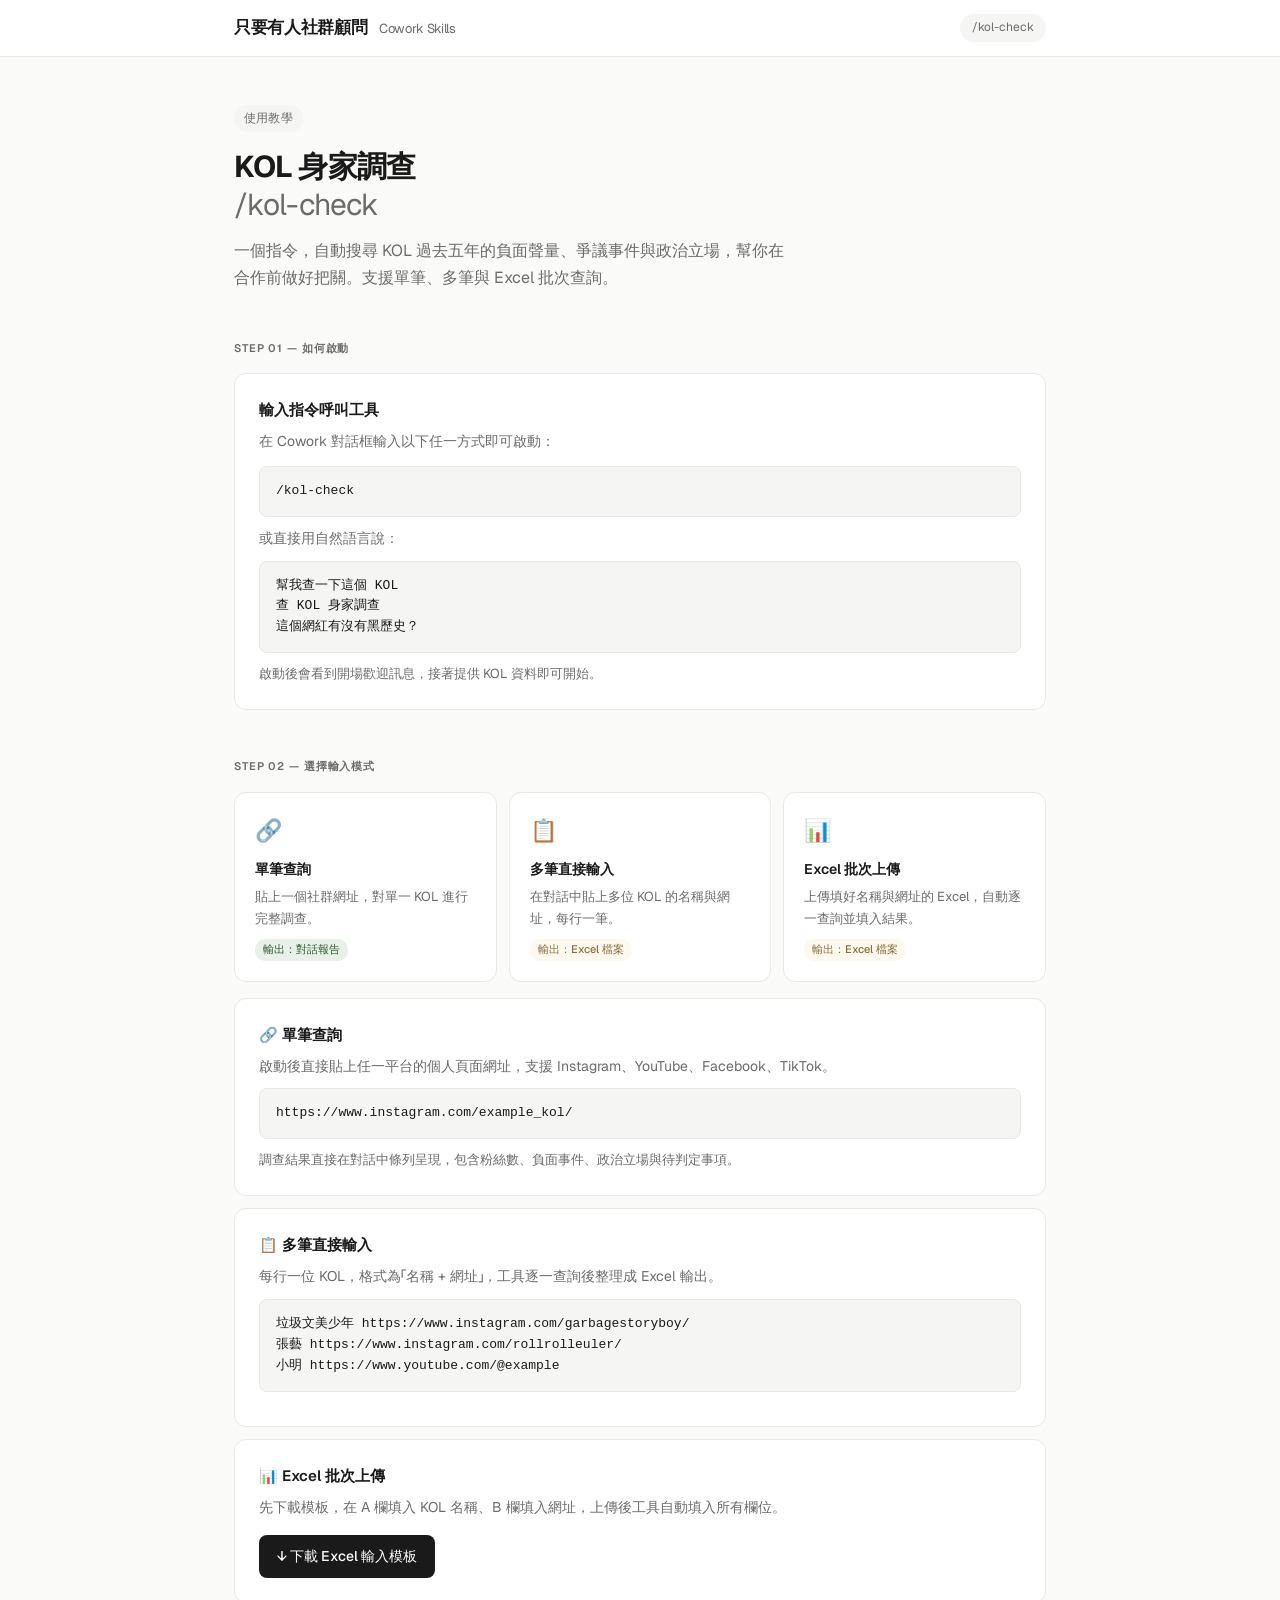
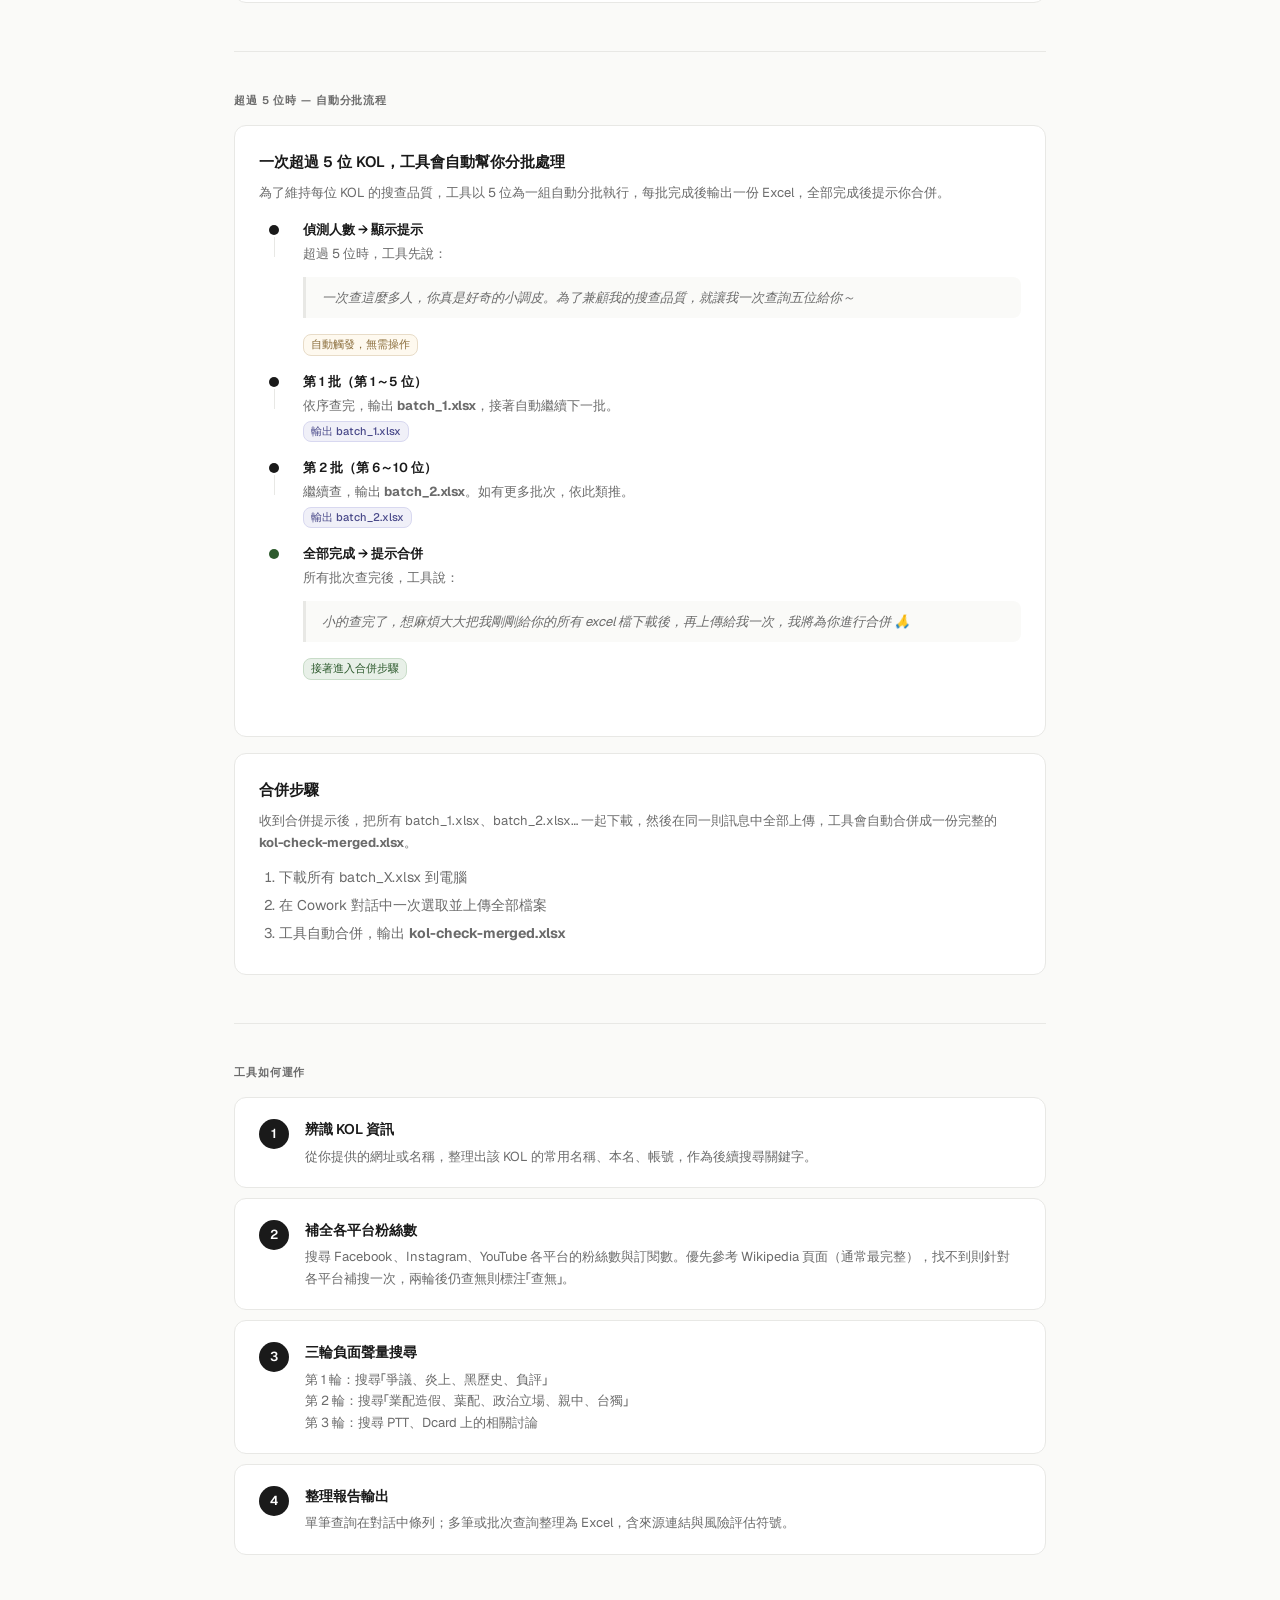
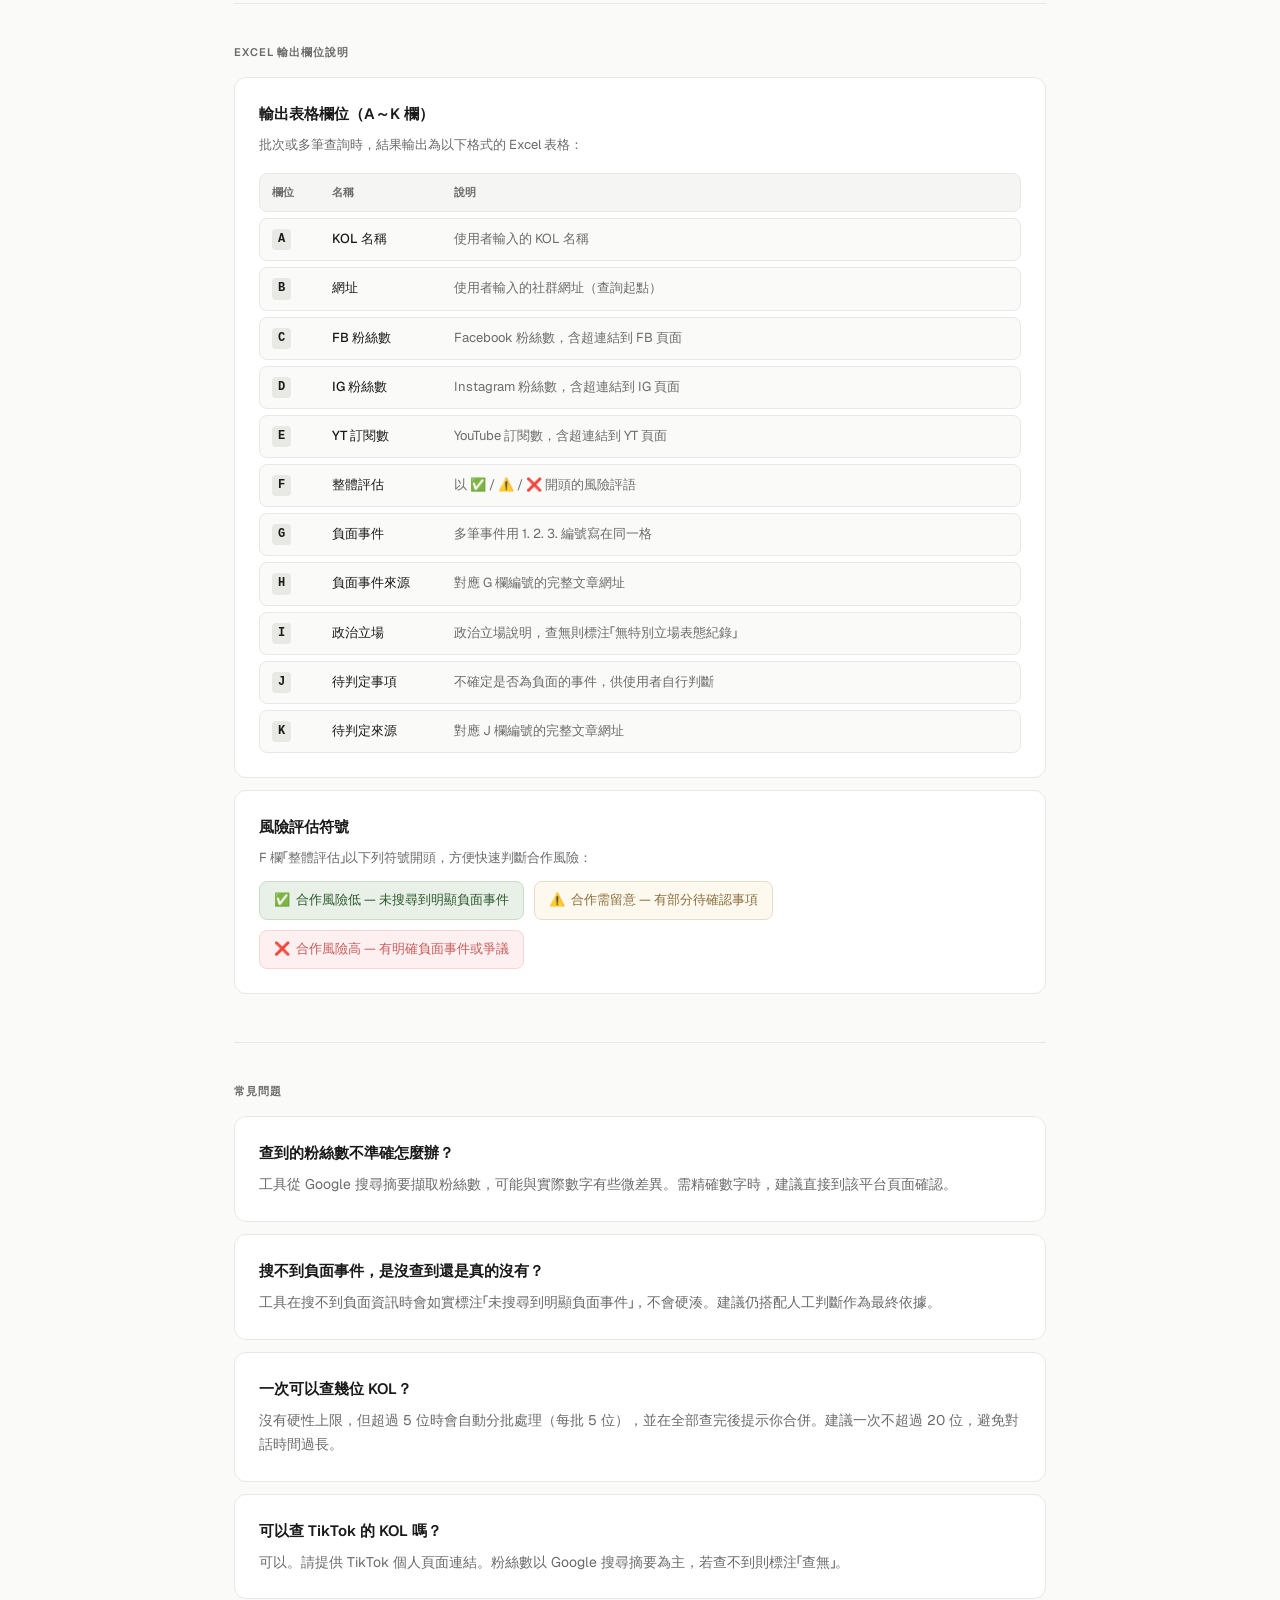
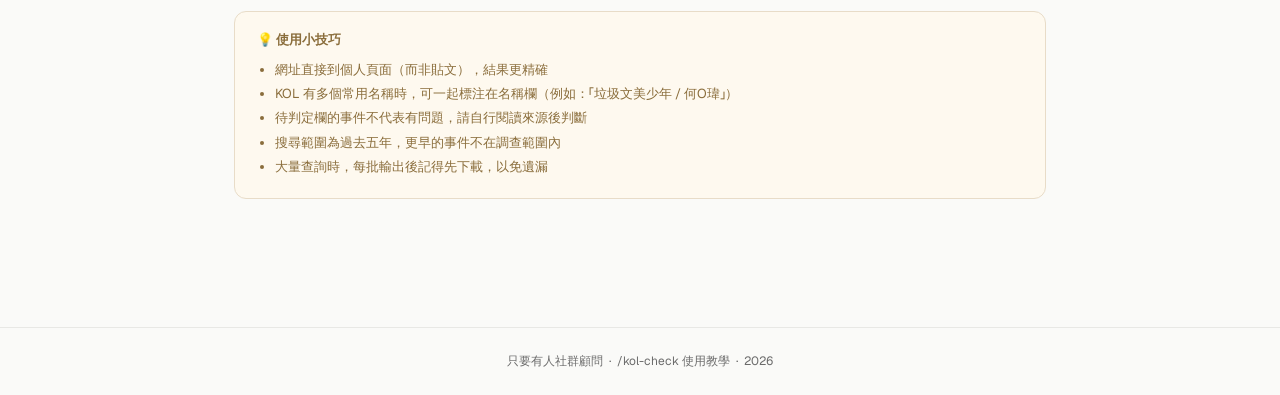
<file: Journal/kol-check-guide.html>
<!DOCTYPE html>
<html lang="zh-TW">
<head>
  <meta charset="UTF-8" />
  <meta name="viewport" content="width=device-width, initial-scale=1.0" />
  <title>KOL 身家調查 使用教學</title>
  <link rel="preconnect" href="https://fonts.googleapis.com" />
  <link rel="preconnect" href="https://fonts.gstatic.com" crossorigin />
  <link href="https://fonts.googleapis.com/css2?family=Geist:wght@400;500;600;700&display=swap" rel="stylesheet" />
  <style>
    *, *::before, *::after { box-sizing: border-box; margin: 0; padding: 0; }

    body {
      font-family: 'Geist', Arial, Helvetica, sans-serif;
      background-color: #fafaf8;
      color: #1a1a1a;
      line-height: 1.6;
      font-size: 15px;
    }

    header {
      background-color: #ffffff;
      border-bottom: 1px solid #e8e8e5;
      position: sticky;
      top: 0;
      z-index: 10;
    }
    .header-inner {
      max-width: 860px;
      margin: 0 auto;
      padding: 0 24px;
      height: 56px;
      display: flex;
      align-items: center;
      justify-content: space-between;
    }
    .logo {
      font-size: 17px;
      font-weight: 700;
      letter-spacing: -0.02em;
      color: #1a1a1a;
      text-decoration: none;
    }
    .logo span {
      font-weight: 400;
      color: #6b6b6b;
      margin-left: 8px;
      font-size: 13px;
    }

    main {
      max-width: 860px;
      margin: 0 auto;
      padding: 48px 24px 80px;
    }

    .hero { margin-bottom: 48px; }
    .hero-tag {
      display: inline-block;
      background-color: #f5f5f3;
      color: #6b6b6b;
      font-size: 12px;
      font-weight: 500;
      padding: 4px 10px;
      border-radius: 20px;
      margin-bottom: 16px;
      letter-spacing: 0.02em;
    }
    .hero h1 {
      font-size: 30px;
      font-weight: 700;
      color: #1a1a1a;
      letter-spacing: -0.03em;
      line-height: 1.25;
      margin-bottom: 14px;
    }
    .hero p {
      font-size: 16px;
      color: #6b6b6b;
      max-width: 560px;
      line-height: 1.7;
    }

    .section-label {
      font-size: 11px;
      font-weight: 600;
      color: #6b6b6b;
      letter-spacing: 0.08em;
      text-transform: uppercase;
      margin-bottom: 16px;
    }

    .card {
      background-color: #ffffff;
      border: 1px solid #e8e8e5;
      border-radius: 12px;
      padding: 24px;
      margin-bottom: 12px;
    }
    .card h2 {
      font-size: 15px;
      font-weight: 600;
      color: #1a1a1a;
      margin-bottom: 8px;
    }
    .card p, .card li {
      font-size: 14px;
      color: #6b6b6b;
      line-height: 1.7;
    }
    .card ul, .card ol { padding-left: 20px; }
    .card li { margin-bottom: 4px; }

    .steps { display: grid; grid-template-columns: 1fr; gap: 10px; margin-bottom: 40px; }
    .step-card {
      background-color: #ffffff;
      border: 1px solid #e8e8e5;
      border-radius: 12px;
      padding: 20px 24px;
      display: flex;
      gap: 16px;
      align-items: flex-start;
    }
    .step-num {
      min-width: 30px;
      height: 30px;
      border-radius: 50%;
      background-color: #1a1a1a;
      color: #ffffff;
      font-size: 13px;
      font-weight: 600;
      display: flex;
      align-items: center;
      justify-content: center;
      flex-shrink: 0;
      margin-top: 1px;
    }
    .step-num.alt {
      background-color: #f5f5f3;
      color: #6b6b6b;
      border: 1px solid #e8e8e5;
      font-size: 12px;
    }
    .step-body h3 {
      font-size: 14px;
      font-weight: 600;
      color: #1a1a1a;
      margin-bottom: 5px;
    }
    .step-body p {
      font-size: 13px;
      color: #6b6b6b;
      line-height: 1.65;
    }

    .modes {
      display: grid;
      grid-template-columns: 1fr 1fr 1fr;
      gap: 12px;
      margin-bottom: 16px;
    }
    @media (max-width: 660px) { .modes { grid-template-columns: 1fr; } }
    .mode-card {
      background-color: #ffffff;
      border: 1px solid #e8e8e5;
      border-radius: 12px;
      padding: 20px;
    }
    .mode-icon { font-size: 22px; margin-bottom: 10px; }
    .mode-card h3 {
      font-size: 14px;
      font-weight: 600;
      color: #1a1a1a;
      margin-bottom: 6px;
    }
    .mode-card p { font-size: 13px; color: #6b6b6b; line-height: 1.65; }
    .mode-badge {
      display: inline-block;
      font-size: 11px;
      font-weight: 500;
      padding: 2px 8px;
      border-radius: 10px;
      margin-top: 10px;
    }
    .badge-chat { background-color: #e8f0e8; color: #2d5a2d; }
    .badge-excel { background-color: #fef9ef; color: #8a6d3b; }

    .code-block {
      background-color: #f5f5f3;
      border: 1px solid #e8e8e5;
      border-radius: 8px;
      padding: 14px 16px;
      font-family: 'Geist Mono', 'Courier New', monospace;
      font-size: 13px;
      color: #1a1a1a;
      white-space: pre-wrap;
      word-break: break-all;
      margin: 10px 0;
      line-height: 1.6;
    }

    /* Batch flow diagram */
    .batch-flow {
      display: flex;
      flex-direction: column;
      gap: 0;
      margin: 16px 0;
    }
    .flow-item {
      display: flex;
      gap: 14px;
      align-items: flex-start;
      position: relative;
    }
    .flow-line {
      display: flex;
      flex-direction: column;
      align-items: center;
      flex-shrink: 0;
      width: 30px;
    }
    .flow-dot {
      width: 10px;
      height: 10px;
      border-radius: 50%;
      background-color: #1a1a1a;
      flex-shrink: 0;
      margin-top: 5px;
    }
    .flow-dot.output { background-color: #8a6d3b; }
    .flow-dot.end { background-color: #2d5a2d; }
    .flow-connector {
      width: 1px;
      flex: 1;
      min-height: 20px;
      background-color: #e8e8e5;
      margin: 2px 0;
    }
    .flow-content {
      padding-bottom: 16px;
      flex: 1;
    }
    .flow-content h4 {
      font-size: 13px;
      font-weight: 600;
      color: #1a1a1a;
      margin-bottom: 3px;
    }
    .flow-content p {
      font-size: 13px;
      color: #6b6b6b;
      line-height: 1.6;
    }
    .flow-tag {
      display: inline-block;
      font-size: 11px;
      font-weight: 500;
      padding: 1px 7px;
      border-radius: 8px;
      margin-top: 4px;
    }
    .tag-warn { background-color: #fef9ef; color: #8a6d3b; border: 1px solid #e8dcc8; }
    .tag-ok { background-color: #e8f0e8; color: #2d5a2d; border: 1px solid #c8dcc8; }
    .tag-info { background-color: #f0f0f8; color: #4a4a8a; border: 1px solid #d8d8f0; }

    /* Output table */
    .output-grid { display: grid; grid-template-columns: 1fr; gap: 6px; margin-top: 12px; }
    .output-row {
      display: grid;
      grid-template-columns: 48px 110px 1fr;
      gap: 12px;
      align-items: start;
      padding: 10px 12px;
      background-color: #fafaf8;
      border: 1px solid #e8e8e5;
      border-radius: 8px;
      font-size: 13px;
    }
    .output-row.header-row {
      background-color: #f5f5f3;
      font-weight: 600;
      font-size: 11px;
      color: #6b6b6b;
      letter-spacing: 0.04em;
    }
    .col-letter {
      font-family: 'Geist Mono', 'Courier New', monospace;
      font-size: 12px;
      font-weight: 600;
      color: #1a1a1a;
      background-color: #e8e8e5;
      border-radius: 4px;
      padding: 1px 6px;
      text-align: center;
      width: fit-content;
    }
    .col-name { font-weight: 500; color: #1a1a1a; }
    .col-desc { color: #6b6b6b; }

    /* Risk */
    .risk-row { display: flex; gap: 10px; flex-wrap: wrap; margin-top: 12px; }
    .risk-badge {
      display: flex;
      align-items: center;
      gap: 8px;
      padding: 8px 14px;
      border-radius: 8px;
      font-size: 13px;
    }
    .risk-low { background-color: #e8f0e8; color: #2d5a2d; border: 1px solid #c8dcc8; }
    .risk-mid { background-color: #fef9ef; color: #8a6d3b; border: 1px solid #e8dcc8; }
    .risk-high { background-color: #fef0f0; color: #c75c5c; border: 1px solid #f5d6d6; }

    /* Download button */
    .btn-download {
      display: inline-flex;
      align-items: center;
      gap: 8px;
      background-color: #1a1a1a;
      color: #ffffff;
      font-size: 14px;
      font-weight: 500;
      padding: 10px 18px;
      border-radius: 8px;
      text-decoration: none;
      transition: opacity 0.15s;
      margin-top: 4px;
    }
    .btn-download:hover { opacity: 0.82; }

    /* Quote callout */
    .callout {
      border-left: 3px solid #e8e8e5;
      padding: 10px 16px;
      margin: 12px 0;
      background-color: #fafaf8;
      border-radius: 0 8px 8px 0;
    }
    .callout p {
      font-size: 13px;
      color: #6b6b6b;
      font-style: italic;
      line-height: 1.65;
    }

    /* Tips */
    .tips-box {
      background-color: #fef9ef;
      border: 1px solid #e8dcc8;
      border-radius: 12px;
      padding: 18px 22px;
      margin-top: 12px;
    }
    .tips-box .tips-title { font-size: 13px; font-weight: 600; color: #8a6d3b; margin-bottom: 8px; }
    .tips-box ul { padding-left: 18px; }
    .tips-box li { font-size: 13px; color: #8a6d3b; line-height: 1.7; margin-bottom: 2px; }

    section { margin-bottom: 48px; }
    hr { border: none; border-top: 1px solid #e8e8e5; margin: 40px 0; }

    footer {
      border-top: 1px solid #e8e8e5;
      padding: 24px;
      text-align: center;
      font-size: 12px;
      color: #6b6b6b;
    }
  </style>
</head>
<body>

<header>
  <div class="header-inner">
    <a href="#" class="logo">只要有人社群顧問 <span>Cowork Skills</span></a>
    <span style="font-size:12px; color:#6b6b6b; background:#f5f5f3; border-radius:20px; padding:4px 12px;">/kol-check</span>
  </div>
</header>

<main>

  <!-- Hero -->
  <div class="hero">
    <div class="hero-tag">使用教學</div>
    <h1>KOL 身家調查<br><span style="color:#6b6b6b; font-weight:400;">/kol-check</span></h1>
    <p>一個指令，自動搜尋 KOL 過去五年的負面聲量、爭議事件與政治立場，幫你在合作前做好把關。支援單筆、多筆與 Excel 批次查詢。</p>
  </div>

  <!-- 啟動 -->
  <section>
    <div class="section-label">Step 01 — 如何啟動</div>
    <div class="card">
      <h2>輸入指令呼叫工具</h2>
      <p style="margin-bottom:12px;">在 Cowork 對話框輸入以下任一方式即可啟動：</p>
      <div class="code-block">/kol-check</div>
      <p style="margin-top:10px; margin-bottom:8px;">或直接用自然語言說：</p>
      <div class="code-block">幫我查一下這個 KOL
查 KOL 身家調查
這個網紅有沒有黑歷史？</div>
      <p style="margin-top:10px; font-size:13px; color:#6b6b6b;">啟動後會看到開場歡迎訊息，接著提供 KOL 資料即可開始。</p>
    </div>
  </section>

  <!-- 三種模式 -->
  <section>
    <div class="section-label">Step 02 — 選擇輸入模式</div>
    <div class="modes">
      <div class="mode-card">
        <div class="mode-icon">🔗</div>
        <h3>單筆查詢</h3>
        <p>貼上一個社群網址，對單一 KOL 進行完整調查。</p>
        <span class="mode-badge badge-chat">輸出：對話報告</span>
      </div>
      <div class="mode-card">
        <div class="mode-icon">📋</div>
        <h3>多筆直接輸入</h3>
        <p>在對話中貼上多位 KOL 的名稱與網址，每行一筆。</p>
        <span class="mode-badge badge-excel">輸出：Excel 檔案</span>
      </div>
      <div class="mode-card">
        <div class="mode-icon">📊</div>
        <h3>Excel 批次上傳</h3>
        <p>上傳填好名稱與網址的 Excel，自動逐一查詢並填入結果。</p>
        <span class="mode-badge badge-excel">輸出：Excel 檔案</span>
      </div>
    </div>

    <div class="card">
      <h2>🔗 單筆查詢</h2>
      <p style="margin-bottom:10px;">啟動後直接貼上任一平台的個人頁面網址，支援 Instagram、YouTube、Facebook、TikTok。</p>
      <div class="code-block">https://www.instagram.com/example_kol/</div>
      <p style="margin-top:10px; font-size:13px; color:#6b6b6b;">調查結果直接在對話中條列呈現，包含粉絲數、負面事件、政治立場與待判定事項。</p>
    </div>

    <div class="card">
      <h2>📋 多筆直接輸入</h2>
      <p style="margin-bottom:10px;">每行一位 KOL，格式為「名稱 + 網址」，工具逐一查詢後整理成 Excel 輸出。</p>
      <div class="code-block">垃圾文美少年 https://www.instagram.com/garbagestoryboy/
張藝 https://www.instagram.com/rollrolleuler/
小明 https://www.youtube.com/@example</div>
    </div>

    <div class="card">
      <h2>📊 Excel 批次上傳</h2>
      <p style="margin-bottom:12px;">先下載模板，在 A 欄填入 KOL 名稱、B 欄填入網址，上傳後工具自動填入所有欄位。</p>
      <a class="btn-download" href="computer:///sessions/nifty-lucid-ride/mnt/.claude/skills/kol-check/kol-check-template.xlsx">↓ 下載 Excel 輸入模板</a>
    </div>
  </section>

  <hr>

  <!-- 大量查詢 -->
  <section>
    <div class="section-label">超過 5 位時 — 自動分批流程</div>

    <div class="card" style="margin-bottom:16px;">
      <h2>一次超過 5 位 KOL，工具會自動幫你分批處理</h2>
      <p style="font-size:13px; color:#6b6b6b; margin-bottom:16px;">為了維持每位 KOL 的搜查品質，工具以 5 位為一組自動分批執行，每批完成後輸出一份 Excel，全部完成後提示你合併。</p>

      <div class="batch-flow">

        <div class="flow-item">
          <div class="flow-line">
            <div class="flow-dot"></div>
            <div class="flow-connector"></div>
          </div>
          <div class="flow-content">
            <h4>偵測人數 → 顯示提示</h4>
            <p>超過 5 位時，工具先說：</p>
            <div class="callout"><p>一次查這麼多人，你真是好奇的小調皮。為了兼顧我的搜查品質，就讓我一次查詢五位給你～</p></div>
            <span class="flow-tag tag-warn">自動觸發，無需操作</span>
          </div>
        </div>

        <div class="flow-item">
          <div class="flow-line">
            <div class="flow-dot"></div>
            <div class="flow-connector"></div>
          </div>
          <div class="flow-content">
            <h4>第 1 批（第 1～5 位）</h4>
            <p>依序查完，輸出 <strong>batch_1.xlsx</strong>，接著自動繼續下一批。</p>
            <span class="flow-tag tag-info">輸出 batch_1.xlsx</span>
          </div>
        </div>

        <div class="flow-item">
          <div class="flow-line">
            <div class="flow-dot"></div>
            <div class="flow-connector"></div>
          </div>
          <div class="flow-content">
            <h4>第 2 批（第 6～10 位）</h4>
            <p>繼續查，輸出 <strong>batch_2.xlsx</strong>。如有更多批次，依此類推。</p>
            <span class="flow-tag tag-info">輸出 batch_2.xlsx</span>
          </div>
        </div>

        <div class="flow-item">
          <div class="flow-line">
            <div class="flow-dot end"></div>
            <div class="flow-connector" style="background:transparent;"></div>
          </div>
          <div class="flow-content">
            <h4>全部完成 → 提示合併</h4>
            <p>所有批次查完後，工具說：</p>
            <div class="callout"><p>小的查完了，想麻煩大大把我剛剛給你的所有 excel 檔下載後，再上傳給我一次，我將為你進行合併 🙏</p></div>
            <span class="flow-tag tag-ok">接著進入合併步驟</span>
          </div>
        </div>

      </div>
    </div>

    <div class="card">
      <h2>合併步驟</h2>
      <p style="font-size:13px; color:#6b6b6b; margin-bottom:12px;">收到合併提示後，把所有 batch_1.xlsx、batch_2.xlsx… 一起下載，然後在同一則訊息中全部上傳，工具會自動合併成一份完整的 <strong>kol-check-merged.xlsx</strong>。</p>
      <ol style="padding-left:20px; font-size:13px; color:#6b6b6b; line-height:2;">
        <li>下載所有 batch_X.xlsx 到電腦</li>
        <li>在 Cowork 對話中一次選取並上傳全部檔案</li>
        <li>工具自動合併，輸出 <strong>kol-check-merged.xlsx</strong></li>
      </ol>
    </div>
  </section>

  <hr>

  <!-- 調查流程 -->
  <section>
    <div class="section-label">工具如何運作</div>
    <div class="steps">
      <div class="step-card">
        <div class="step-num">1</div>
        <div class="step-body">
          <h3>辨識 KOL 資訊</h3>
          <p>從你提供的網址或名稱，整理出該 KOL 的常用名稱、本名、帳號，作為後續搜尋關鍵字。</p>
        </div>
      </div>
      <div class="step-card">
        <div class="step-num">2</div>
        <div class="step-body">
          <h3>補全各平台粉絲數</h3>
          <p>搜尋 Facebook、Instagram、YouTube 各平台的粉絲數與訂閱數。優先參考 Wikipedia 頁面（通常最完整），找不到則針對各平台補搜一次，兩輪後仍查無則標注「查無」。</p>
        </div>
      </div>
      <div class="step-card">
        <div class="step-num">3</div>
        <div class="step-body">
          <h3>三輪負面聲量搜尋</h3>
          <p>
            第 1 輪：搜尋「爭議、炎上、黑歷史、負評」<br>
            第 2 輪：搜尋「業配造假、葉配、政治立場、親中、台獨」<br>
            第 3 輪：搜尋 PTT、Dcard 上的相關討論
          </p>
        </div>
      </div>
      <div class="step-card">
        <div class="step-num">4</div>
        <div class="step-body">
          <h3>整理報告輸出</h3>
          <p>單筆查詢在對話中條列；多筆或批次查詢整理為 Excel，含來源連結與風險評估符號。</p>
        </div>
      </div>
    </div>
  </section>

  <hr>

  <!-- 欄位說明 -->
  <section>
    <div class="section-label">Excel 輸出欄位說明</div>
    <div class="card">
      <h2>輸出表格欄位（A～K 欄）</h2>
      <p style="margin-bottom:16px; font-size:13px; color:#6b6b6b;">批次或多筆查詢時，結果輸出為以下格式的 Excel 表格：</p>
      <div class="output-grid">
        <div class="output-row header-row">
          <span>欄位</span>
          <span>名稱</span>
          <span>說明</span>
        </div>
        <div class="output-row">
          <span class="col-letter">A</span>
          <span class="col-name">KOL 名稱</span>
          <span class="col-desc">使用者輸入的 KOL 名稱</span>
        </div>
        <div class="output-row">
          <span class="col-letter">B</span>
          <span class="col-name">網址</span>
          <span class="col-desc">使用者輸入的社群網址（查詢起點）</span>
        </div>
        <div class="output-row">
          <span class="col-letter">C</span>
          <span class="col-name">FB 粉絲數</span>
          <span class="col-desc">Facebook 粉絲數，含超連結到 FB 頁面</span>
        </div>
        <div class="output-row">
          <span class="col-letter">D</span>
          <span class="col-name">IG 粉絲數</span>
          <span class="col-desc">Instagram 粉絲數，含超連結到 IG 頁面</span>
        </div>
        <div class="output-row">
          <span class="col-letter">E</span>
          <span class="col-name">YT 訂閱數</span>
          <span class="col-desc">YouTube 訂閱數，含超連結到 YT 頁面</span>
        </div>
        <div class="output-row">
          <span class="col-letter">F</span>
          <span class="col-name">整體評估</span>
          <span class="col-desc">以 ✅ / ⚠️ / ❌ 開頭的風險評語</span>
        </div>
        <div class="output-row">
          <span class="col-letter">G</span>
          <span class="col-name">負面事件</span>
          <span class="col-desc">多筆事件用 1. 2. 3. 編號寫在同一格</span>
        </div>
        <div class="output-row">
          <span class="col-letter">H</span>
          <span class="col-name">負面事件來源</span>
          <span class="col-desc">對應 G 欄編號的完整文章網址</span>
        </div>
        <div class="output-row">
          <span class="col-letter">I</span>
          <span class="col-name">政治立場</span>
          <span class="col-desc">政治立場說明，查無則標注「無特別立場表態紀錄」</span>
        </div>
        <div class="output-row">
          <span class="col-letter">J</span>
          <span class="col-name">待判定事項</span>
          <span class="col-desc">不確定是否為負面的事件，供使用者自行判斷</span>
        </div>
        <div class="output-row">
          <span class="col-letter">K</span>
          <span class="col-name">待判定來源</span>
          <span class="col-desc">對應 J 欄編號的完整文章網址</span>
        </div>
      </div>
    </div>

    <div class="card">
      <h2>風險評估符號</h2>
      <p style="font-size:13px; color:#6b6b6b; margin-bottom:12px;">F 欄「整體評估」以下列符號開頭，方便快速判斷合作風險：</p>
      <div class="risk-row">
        <div class="risk-badge risk-low">✅ &nbsp;合作風險低 — 未搜尋到明顯負面事件</div>
        <div class="risk-badge risk-mid">⚠️ &nbsp;合作需留意 — 有部分待確認事項</div>
        <div class="risk-badge risk-high">❌ &nbsp;合作風險高 — 有明確負面事件或爭議</div>
      </div>
    </div>
  </section>

  <hr>

  <!-- Q&A -->
  <section>
    <div class="section-label">常見問題</div>

    <div class="card">
      <h2>查到的粉絲數不準確怎麼辦？</h2>
      <p>工具從 Google 搜尋摘要擷取粉絲數，可能與實際數字有些微差異。需精確數字時，建議直接到該平台頁面確認。</p>
    </div>

    <div class="card">
      <h2>搜不到負面事件，是沒查到還是真的沒有？</h2>
      <p>工具在搜不到負面資訊時會如實標注「未搜尋到明顯負面事件」，不會硬湊。建議仍搭配人工判斷作為最終依據。</p>
    </div>

    <div class="card">
      <h2>一次可以查幾位 KOL？</h2>
      <p>沒有硬性上限，但超過 5 位時會自動分批處理（每批 5 位），並在全部查完後提示你合併。建議一次不超過 20 位，避免對話時間過長。</p>
    </div>

    <div class="card">
      <h2>可以查 TikTok 的 KOL 嗎？</h2>
      <p>可以。請提供 TikTok 個人頁面連結。粉絲數以 Google 搜尋摘要為主，若查不到則標注「查無」。</p>
    </div>

    <div class="tips-box">
      <div class="tips-title">💡 使用小技巧</div>
      <ul>
        <li>網址直接到個人頁面（而非貼文），結果更精確</li>
        <li>KOL 有多個常用名稱時，可一起標注在名稱欄（例如：「垃圾文美少年 / 何O瑋」）</li>
        <li>待判定欄的事件不代表有問題，請自行閱讀來源後判斷</li>
        <li>搜尋範圍為過去五年，更早的事件不在調查範圍內</li>
        <li>大量查詢時，每批輸出後記得先下載，以免遺漏</li>
      </ul>
    </div>
  </section>

</main>

<footer>
  只要有人社群顧問 &nbsp;·&nbsp; /kol-check 使用教學 &nbsp;·&nbsp; 2026
</footer>

</body>
</html>
</file>
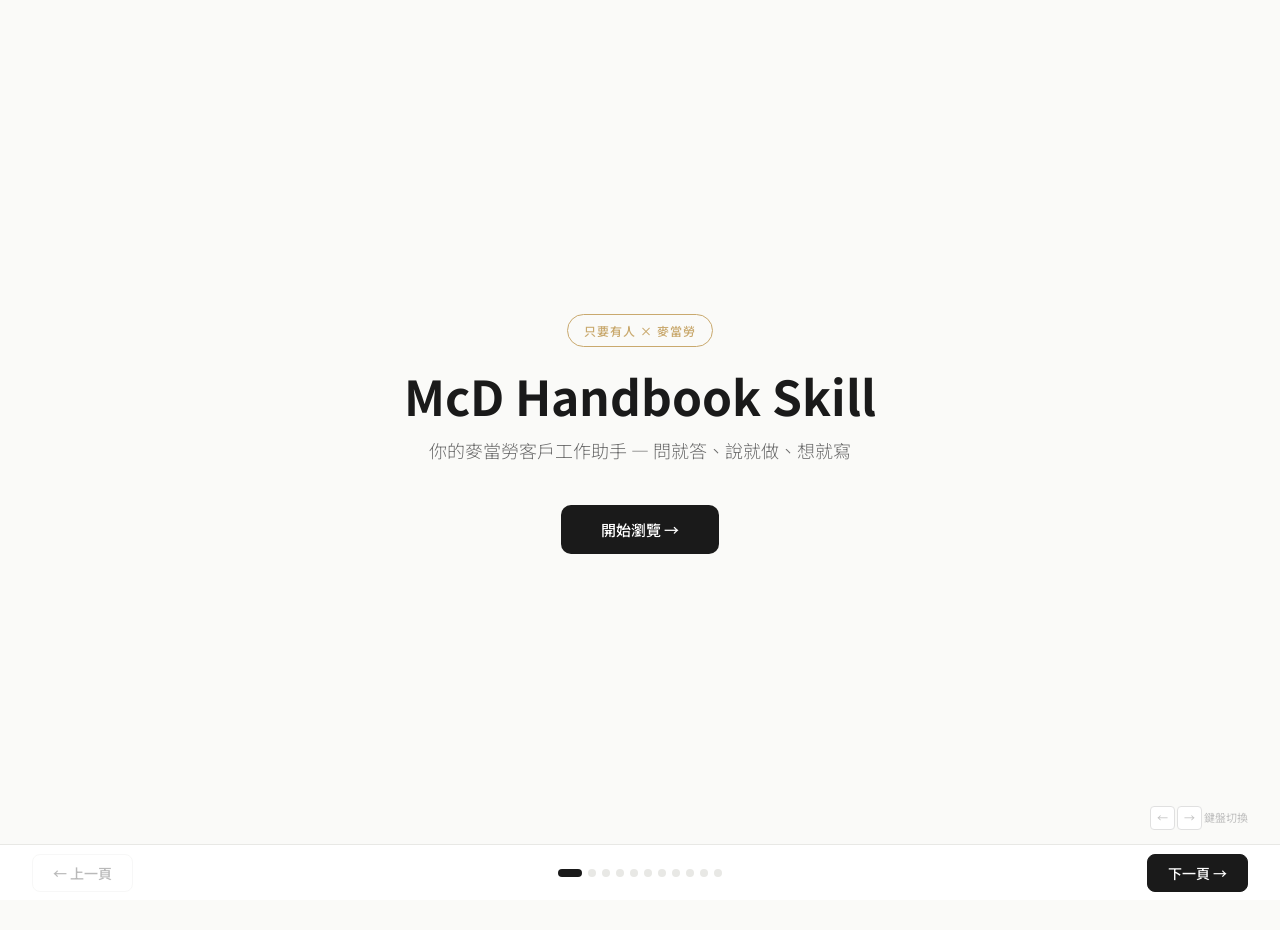
<file: Journal/mcd-handbook-guide.html>
<!DOCTYPE html>
<html lang="zh-TW">
<head>
<meta charset="UTF-8">
<meta name="viewport" content="width=device-width, initial-scale=1.0">
<title>McD Handbook Skill — 使用指南</title>
<style>
  @import url('https://fonts.googleapis.com/css2?family=Noto+Sans+TC:wght@300;400;500;600;700&display=swap');

  * { margin: 0; padding: 0; box-sizing: border-box; }

  :root {
    --page-bg: #fafaf8;
    --card-bg: #ffffff;
    --secondary-bg: #f5f5f3;
    --text-primary: #1a1a1a;
    --text-secondary: #6b6b6b;
    --text-emphasis: #2d2d2d;
    --border-primary: #e8e8e5;
    --border-light: #f0eeeb;
    --success-bg: #e8f0e8;
    --success-text: #2d5a2d;
    --warning-bg: #fef9ef;
    --warning-text: #8a6d3b;
    --chart-red: #c75c5c;
    --chart-gold: #c9a96e;
    --chart-green: #7a9e7e;
    --chart-dark: #2d2d2d;
  }

  body {
    font-family: 'Noto Sans TC', Arial, Helvetica, sans-serif;
    background-color: var(--page-bg);
    color: var(--text-primary);
    line-height: 1.6;
    overflow: hidden;
    height: 100vh;
  }

  /* Slide Container */
  .slide-deck {
    width: 100vw;
    height: 100vh;
    position: relative;
  }

  .slide {
    position: absolute;
    top: 0; left: 0;
    width: 100%; height: 100%;
    display: flex;
    flex-direction: column;
    justify-content: flex-start;
    align-items: center;
    padding: 48px 80px 80px;
    opacity: 0;
    transform: translateY(30px);
    transition: opacity 0.5s ease, transform 0.5s ease;
    pointer-events: none;
    overflow-y: auto;
  }

  .slide[data-slide="0"] {
    justify-content: center;
  }

  .slide[data-slide="10"] {
    justify-content: center;
  }

  .slide.active {
    opacity: 1;
    transform: translateY(0);
    pointer-events: auto;
  }

  .slide.exit-up {
    opacity: 0;
    transform: translateY(-30px);
  }

  /* Navigation */
  .nav-bar {
    position: fixed;
    bottom: 0;
    left: 0;
    right: 0;
    height: 56px;
    background: var(--card-bg);
    border-top: 1px solid var(--border-primary);
    display: flex;
    align-items: center;
    justify-content: space-between;
    padding: 0 32px;
    z-index: 100;
  }

  .nav-btn {
    background: none;
    border: 1px solid var(--border-primary);
    border-radius: 8px;
    padding: 8px 20px;
    font-size: 14px;
    font-family: inherit;
    color: var(--text-primary);
    cursor: pointer;
    transition: all 0.2s;
    font-weight: 500;
  }

  .nav-btn:hover {
    background: var(--secondary-bg);
  }

  .nav-btn.primary {
    background: var(--text-primary);
    color: #fff;
    border-color: var(--text-primary);
  }

  .nav-btn.primary:hover {
    opacity: 0.85;
  }

  .nav-btn:disabled {
    opacity: 0.3;
    cursor: default;
  }

  .progress-bar {
    display: flex;
    gap: 6px;
    align-items: center;
  }

  .progress-dot {
    width: 8px;
    height: 8px;
    border-radius: 50%;
    background: var(--border-primary);
    transition: all 0.3s;
    cursor: pointer;
  }

  .progress-dot.active {
    background: var(--text-primary);
    width: 24px;
    border-radius: 4px;
  }

  .progress-dot.visited {
    background: #a8a29e;
  }

  /* Typography */
  .slide-label {
    font-size: 12px;
    font-weight: 500;
    color: var(--text-secondary);
    letter-spacing: 2px;
    text-transform: uppercase;
    margin-bottom: 12px;
  }

  .slide-title {
    font-size: 36px;
    font-weight: 700;
    color: var(--text-primary);
    margin-bottom: 16px;
    text-align: center;
    line-height: 1.3;
  }

  .slide-subtitle {
    font-size: 16px;
    color: var(--text-secondary);
    text-align: center;
    max-width: 600px;
    margin-bottom: 40px;
    line-height: 1.7;
  }

  /* Cards Grid */
  .cards-grid {
    display: grid;
    grid-template-columns: repeat(auto-fit, minmax(260px, 1fr));
    gap: 16px;
    width: 100%;
    max-width: 960px;
  }

  .card {
    background: var(--card-bg);
    border: 1px solid var(--border-primary);
    border-radius: 12px;
    padding: 24px;
    transition: all 0.25s;
  }

  .card:hover {
    border-color: #c0c0c0;
    box-shadow: 0 2px 8px rgba(0,0,0,0.04);
  }

  .card-icon {
    font-size: 28px;
    margin-bottom: 12px;
  }

  .card-title {
    font-size: 15px;
    font-weight: 600;
    color: var(--text-primary);
    margin-bottom: 6px;
  }

  .card-desc {
    font-size: 13px;
    color: var(--text-secondary);
    line-height: 1.6;
  }

  /* Feature List */
  .feature-list {
    width: 100%;
    max-width: 800px;
  }

  .feature-item {
    display: flex;
    align-items: flex-start;
    gap: 16px;
    padding: 16px 0;
    border-bottom: 1px solid var(--border-light);
    animation: fadeInUp 0.4s ease forwards;
    opacity: 0;
  }

  .feature-item:last-child { border-bottom: none; }

  .feature-num {
    min-width: 36px;
    height: 36px;
    background: var(--secondary-bg);
    border-radius: 8px;
    display: flex;
    align-items: center;
    justify-content: center;
    font-size: 13px;
    font-weight: 600;
    color: var(--text-emphasis);
  }

  .feature-content { flex: 1; }

  .feature-content strong {
    display: block;
    font-size: 14px;
    font-weight: 600;
    color: var(--text-primary);
    margin-bottom: 2px;
  }

  .feature-content span {
    font-size: 13px;
    color: var(--text-secondary);
  }

  .feature-tag {
    font-size: 11px;
    padding: 3px 8px;
    border-radius: 4px;
    font-weight: 500;
    white-space: nowrap;
    margin-top: 4px;
    display: inline-block;
  }

  .tag-query { background: #e8f0e8; color: #2d5a2d; }
  .tag-action { background: #fef9ef; color: #8a6d3b; }
  .tag-creative { background: #f0e8f0; color: #5a2d5a; }

  /* Stats */
  .stats-row {
    display: flex;
    gap: 24px;
    margin-bottom: 40px;
    flex-wrap: wrap;
    justify-content: center;
  }

  .stat-card {
    background: var(--card-bg);
    border: 1px solid var(--border-primary);
    border-radius: 12px;
    padding: 24px 32px;
    text-align: center;
    min-width: 140px;
  }

  .stat-num {
    font-size: 36px;
    font-weight: 700;
    color: var(--text-emphasis);
    line-height: 1;
    margin-bottom: 6px;
  }

  .stat-label {
    font-size: 13px;
    color: var(--text-secondary);
    font-weight: 500;
  }

  /* Trigger Examples */
  .trigger-grid {
    display: grid;
    grid-template-columns: repeat(auto-fit, minmax(200px, 1fr));
    gap: 12px;
    width: 100%;
    max-width: 800px;
  }

  .trigger-chip {
    background: var(--card-bg);
    border: 1px solid var(--border-primary);
    border-radius: 8px;
    padding: 12px 16px;
    font-size: 13px;
    color: var(--text-primary);
    text-align: center;
    transition: all 0.2s;
    cursor: default;
  }

  .trigger-chip:hover {
    background: var(--secondary-bg);
    border-color: #c0c0c0;
  }

  .trigger-chip .trigger-label {
    font-size: 11px;
    color: var(--text-secondary);
    display: block;
    margin-bottom: 4px;
  }

  /* Flow Diagram */
  .flow-container {
    display: flex;
    align-items: center;
    gap: 12px;
    flex-wrap: wrap;
    justify-content: center;
    max-width: 900px;
  }

  .flow-step {
    background: var(--card-bg);
    border: 1px solid var(--border-primary);
    border-radius: 10px;
    padding: 16px 20px;
    text-align: center;
    min-width: 120px;
  }

  .flow-step .step-icon { font-size: 24px; margin-bottom: 6px; }
  .flow-step .step-text { font-size: 13px; font-weight: 500; color: var(--text-primary); }

  .flow-arrow {
    font-size: 20px;
    color: #c0c0c0;
  }

  /* Table slide */
  .compact-table {
    width: 100%;
    max-width: 880px;
    border-collapse: separate;
    border-spacing: 0;
    border: 1px solid var(--border-primary);
    border-radius: 12px;
    overflow: hidden;
    font-size: 13px;
  }

  .compact-table th {
    background: var(--secondary-bg);
    padding: 12px 16px;
    text-align: left;
    font-weight: 600;
    color: var(--text-primary);
    border-bottom: 1px solid var(--border-primary);
  }

  .compact-table td {
    padding: 10px 16px;
    border-bottom: 1px solid var(--border-light);
    color: var(--text-primary);
  }

  .compact-table tr:last-child td { border-bottom: none; }

  .compact-table td:first-child { font-weight: 500; }

  /* Onboarding visual */
  .onboard-cols {
    display: grid;
    grid-template-columns: repeat(3, 1fr);
    gap: 20px;
    max-width: 840px;
    width: 100%;
  }

  .onboard-card {
    background: var(--card-bg);
    border: 1px solid var(--border-primary);
    border-radius: 12px;
    padding: 24px;
  }

  .onboard-q {
    font-size: 13px;
    font-weight: 600;
    color: var(--text-emphasis);
    margin-bottom: 12px;
  }

  .onboard-option {
    font-size: 12px;
    color: var(--text-secondary);
    padding: 6px 0;
    border-bottom: 1px solid var(--border-light);
  }

  .onboard-option:last-child { border-bottom: none; }

  /* Cover slide */
  .cover-badge {
    display: inline-block;
    padding: 6px 16px;
    border-radius: 20px;
    font-size: 12px;
    font-weight: 500;
    color: var(--chart-gold);
    border: 1px solid var(--chart-gold);
    margin-bottom: 20px;
    letter-spacing: 1px;
  }

  .cover-title {
    font-size: 48px;
    font-weight: 700;
    color: var(--text-primary);
    margin-bottom: 12px;
    text-align: center;
    line-height: 1.2;
  }

  .cover-sub {
    font-size: 18px;
    color: var(--text-secondary);
    text-align: center;
    margin-bottom: 40px;
    font-weight: 300;
  }

  .cover-start {
    background: var(--text-primary);
    color: #fff;
    border: none;
    border-radius: 10px;
    padding: 14px 40px;
    font-size: 15px;
    font-weight: 500;
    cursor: pointer;
    font-family: inherit;
    transition: all 0.2s;
  }

  .cover-start:hover { opacity: 0.85; }

  /* Animations */
  @keyframes fadeInUp {
    from { opacity: 0; transform: translateY(12px); }
    to { opacity: 1; transform: translateY(0); }
  }

  .stagger-1 { animation-delay: 0.05s; }
  .stagger-2 { animation-delay: 0.1s; }
  .stagger-3 { animation-delay: 0.15s; }
  .stagger-4 { animation-delay: 0.2s; }
  .stagger-5 { animation-delay: 0.25s; }
  .stagger-6 { animation-delay: 0.3s; }
  .stagger-7 { animation-delay: 0.35s; }

  /* Scroll hint */
  .scroll-hint {
    position: fixed;
    bottom: 68px;
    left: 50%;
    transform: translateX(-50%);
    background: rgba(0,0,0,0.6);
    color: #fff;
    font-size: 12px;
    font-weight: 500;
    padding: 6px 16px;
    border-radius: 20px;
    z-index: 101;
    pointer-events: none;
    opacity: 0;
    transition: opacity 0.3s;
    letter-spacing: 0.5px;
  }

  .scroll-hint.visible {
    opacity: 1;
  }

  /* Keyboard hint */
  .key-hint {
    position: fixed;
    bottom: 70px;
    right: 32px;
    font-size: 11px;
    color: #c0c0c0;
    z-index: 99;
  }

  .key-hint kbd {
    display: inline-block;
    padding: 2px 6px;
    border: 1px solid #e0e0e0;
    border-radius: 4px;
    background: #fff;
    font-family: inherit;
    font-size: 11px;
  }

  /* Responsive */
  @media (max-width: 768px) {
    .slide { padding: 40px 24px; }
    .cover-title { font-size: 32px; }
    .slide-title { font-size: 26px; }
    .cards-grid { grid-template-columns: 1fr; }
    .onboard-cols { grid-template-columns: 1fr; }
    .stats-row { gap: 12px; }
    .stat-card { min-width: 100px; padding: 16px 20px; }
    .stat-num { font-size: 28px; }
    .flow-container { gap: 8px; }
    .flow-step { min-width: 90px; padding: 12px; }
  }
</style>
</head>
<body>

<div class="slide-deck" id="deck">

  <!-- Slide 0: Cover -->
  <div class="slide active" data-slide="0">
    <div class="cover-badge">只要有人 × 麥當勞</div>
    <div class="cover-title">McD Handbook Skill</div>
    <div class="cover-sub">你的麥當勞客戶工作助手 — 問就答、說就做、想就寫</div>
    <button class="cover-start" onclick="goTo(1)">開始瀏覽 →</button>
  </div>

  <!-- Slide 1: Overview Stats -->
  <div class="slide" data-slide="1" style="justify-content: center; padding-top: 24px; padding-bottom: 70px;">
    <div class="slide-label">OVERVIEW</div>
    <div class="slide-title">一個 Skill，三大能力</div>
    <div class="slide-subtitle" style="margin-bottom: 24px;">涵蓋麥當勞客戶合作的所有知識、流程與創意產出需求</div>
    <div class="stats-row" style="margin-bottom: 24px;">
      <div class="stat-card">
        <div class="stat-num">16</div>
        <div class="stat-label">查資料項目</div>
      </div>
      <div class="stat-card">
        <div class="stat-num">9</div>
        <div class="stat-label">操作型任務</div>
      </div>
      <div class="stat-card">
        <div class="stat-num">5</div>
        <div class="stat-label">創意產出模式</div>
      </div>
      <div class="stat-card">
        <div class="stat-num">21</div>
        <div class="stat-label">參考檔案</div>
      </div>
    </div>
    <div class="cards-grid" style="max-width: 720px; grid-template-columns: repeat(3, 1fr); margin-bottom: 16px;">
      <div class="card" style="padding: 16px 20px;">
        <div class="card-icon" style="font-size: 24px; margin-bottom: 6px;">A</div>
        <div class="card-title">查資料</div>
        <div class="card-desc">問問題就能答 — 人員窗口、流程規範、品牌原則、設計規格、抽獎機制、網友洞察等 16 大類</div>
      </div>
      <div class="card" style="padding: 16px 20px;">
        <div class="card-icon" style="font-size: 24px; margin-bottom: 6px;">B</div>
        <div class="card-title">幫你做事</div>
        <div class="card-desc">操作型任務 — 排程登記、進稿簡報、IG / Threads 月報、抽獎活動辦法，說一聲就產出文件</div>
      </div>
      <div class="card" style="padding: 16px 20px;">
        <div class="card-icon" style="font-size: 24px; margin-bottom: 6px;">C</div>
        <div class="card-title">創意產出</div>
        <div class="card-desc">IG & Threads 文案產生器 — idea 發想、文案撰寫、Threads 回文、時事開文、送禮文案</div>
      </div>
    </div>
    <div style="background: linear-gradient(135deg, var(--warning-bg), #fff8e8); border: 1px solid var(--chart-gold); border-radius: 10px; padding: 10px 24px; max-width: 600px; display: flex; align-items: center; gap: 12px; font-size: 13px; color: var(--text-emphasis);">
      <span style="font-size: 16px; flex-shrink: 0;">✍️</span>
      <span><strong style="color: var(--chart-gold);">品牌名稱自動修正</strong> — 若使用者打錯字，所有品牌相關字詞會自動修正（例：鷄）</span>
    </div>
  </div>

  <!-- Slide 2: A. 查資料 -->
  <div class="slide" data-slide="2">
    <div class="slide-label">SECTION A</div>
    <div class="slide-title">查資料 — 問問題就能答</div>
    <div class="slide-subtitle">涵蓋 16 大類知識庫，從人員窗口到網友洞察</div>
    <div class="feature-list">
      <div class="feature-item stagger-1"><div class="feature-num">A1</div><div class="feature-content"><strong>人員窗口</strong><span>誰負責什麼、email、找誰</span></div></div>
      <div class="feature-item stagger-2"><div class="feature-num">A2</div><div class="feature-content"><strong>流程規範</strong><span>排程登記、請款、廣告投放、提案流程</span></div></div>
      <div class="feature-item stagger-3"><div class="feature-num">A3</div><div class="feature-content"><strong>品牌原則</strong><span>Dos & Don'ts、禁忌、拍攝規範、文案規範</span></div></div>
      <div class="feature-item stagger-4"><div class="feature-num">A4</div><div class="feature-content"><strong>設計規範</strong><span>IG 版型、色彩、字體、Reels 封面規格</span></div></div>
      <div class="feature-item stagger-5"><div class="feature-num">A5</div><div class="feature-content"><strong>平台定位</strong><span>FB / IG / Threads / YT / LINE / APP</span></div></div>
      <div class="feature-item stagger-6"><div class="feature-num">A6-7</div><div class="feature-content"><strong>長期案 & 短期案</strong><span>三大單元、Campaign、提案流程、好朋友日常</span></div></div>
      <div class="feature-item stagger-7"><div class="feature-num">A8-9</div><div class="feature-content"><strong>IG & Threads 操作</strong><span>設計規範、內容單元、海巡回文、好康出手</span></div></div>
    </div>
  </div>

  <!-- Slide 3: A continued -->
  <div class="slide" data-slide="3">
    <div class="slide-label">SECTION A（續）</div>
    <div class="slide-title">查資料 — 更多知識庫</div>
    <div class="feature-list">
      <div class="feature-item stagger-1"><div class="feature-num">A10</div><div class="feature-content"><strong>角色設定</strong><span>漢堡神偷、奶昔大哥、大鳥姊姊使用規範</span></div></div>
      <div class="feature-item stagger-2"><div class="feature-num">A11</div><div class="feature-content"><strong>2026 策略</strong><span>Owned Media 定位、小編人設、Fan Truth、跟風小組</span></div></div>
      <div class="feature-item stagger-3"><div class="feature-num">A12</div><div class="feature-content"><strong>網友洞察</strong><span>品牌好感度趨勢、Fan Truth、消費者行為</span></div></div>
      <div class="feature-item stagger-4"><div class="feature-num">A13</div><div class="feature-content"><strong>術語查詢</strong><span>行銷英文縮寫（LTO、EVM、QSR…）</span></div></div>
      <div class="feature-item stagger-5"><div class="feature-num">A14</div><div class="feature-content"><strong>抽獎機制</strong><span>前置作業、帳號、活動辦法範本、SOP、即享券操作</span></div></div>
      <div class="feature-item stagger-6"><div class="feature-num">A15</div><div class="feature-content"><strong>外部製作</strong><span>拍攝團隊、報價、製作請款</span></div></div>
      <div class="feature-item stagger-7"><div class="feature-num">A16</div><div class="feature-content"><strong>顧問案簡報存取</strong><span>AI 好感度報告、Fan Truth Library</span></div></div>
    </div>
  </div>

  <!-- Slide 4: B. 操作型任務 -->
  <div class="slide" data-slide="4">
    <div class="slide-label">SECTION B</div>
    <div class="slide-title">幫你做事 — 說一聲就產出</div>
    <div class="slide-subtitle" style="margin-bottom: 24px;">8 種操作型任務，互動收集資訊後自動產出文件或文案</div>
    <div class="cards-grid" style="grid-template-columns: repeat(4, 1fr); gap: 12px;">
      <div class="card" style="padding: 14px 16px;">
        <div class="card-icon" style="font-size: 22px; margin-bottom: 4px;">B1</div>
        <div class="card-title" style="font-size: 14px;">查排程空檔</div>
        <div class="card-desc" style="font-size: 12px;">上傳排程表，自動找空閒時段</div>
        <div class="feature-tag tag-action">「排程查詢」「查排程」</div>
      </div>
      <div class="card" style="padding: 14px 16px;">
        <div class="card-icon" style="font-size: 22px; margin-bottom: 4px;">B2</div>
        <div class="card-title" style="font-size: 14px;">排程登記文件</div>
        <div class="card-desc" style="font-size: 12px;">互動收集 → 產出 .docx</div>
        <div class="feature-tag tag-action">「排程登記」</div>
      </div>
      <div class="card" style="padding: 14px 16px;">
        <div class="card-icon" style="font-size: 22px; margin-bottom: 4px;">B3</div>
        <div class="card-title" style="font-size: 14px;">排程登記通知信</div>
        <div class="card-desc" style="font-size: 12px;">直接產出可貼上的 email</div>
        <div class="feature-tag tag-action">「排程登記發信」</div>
      </div>
      <div class="card" style="padding: 14px 16px;">
        <div class="card-icon" style="font-size: 22px; margin-bottom: 4px;">B4</div>
        <div class="card-title" style="font-size: 14px;">進稿簡報</div>
        <div class="card-desc" style="font-size: 12px;">互動收集 → 產出 .pptx（5 種模板）</div>
        <div class="feature-tag tag-action">「進稿簡報」「進稿」</div>
      </div>
      <div class="card" style="padding: 14px 16px;">
        <div class="card-icon" style="font-size: 22px; margin-bottom: 4px;">B5</div>
        <div class="card-title" style="font-size: 14px;">進稿通知信</div>
        <div class="card-desc" style="font-size: 12px;">直接產出可貼上的 email</div>
        <div class="feature-tag tag-action">「進稿發信」</div>
      </div>
      <div class="card" style="padding: 14px 16px;">
        <div class="card-icon" style="font-size: 22px; margin-bottom: 4px;">B6</div>
        <div class="card-title" style="font-size: 14px;">抽獎活動辦法</div>
        <div class="card-desc" style="font-size: 12px;">收集獎品、平台、名額 → 活動辦法 + 得獎者訊息</div>
        <div class="feature-tag tag-action">「抽獎活動辦法」「得獎者訊息」</div>
      </div>
      <div class="card" style="padding: 14px 16px;">
        <div class="card-icon" style="font-size: 22px; margin-bottom: 4px;">B7</div>
        <div class="card-title" style="font-size: 14px;">IG 月報產生器</div>
        <div class="card-desc" style="font-size: 12px;">問答收集數據 → AI 算 KPI、撰寫分析 → .pptx</div>
        <div class="feature-tag tag-action">「IG 月報」「ig report」</div>
      </div>
      <div class="card" style="padding: 14px 16px;">
        <div class="card-icon" style="font-size: 22px; margin-bottom: 4px;">B8</div>
        <div class="card-title" style="font-size: 14px;">Threads 月報產生器</div>
        <div class="card-desc" style="font-size: 12px;">問答 + 截圖讀數據 → AI 撰寫分析 → .pptx</div>
        <div class="feature-tag tag-action">「Threads 月報」「threads report」</div>
      </div>
    </div>
  </div>

  <!-- Slide 5: C. 創意產出 -->
  <div class="slide" data-slide="5">
    <div class="slide-label">SECTION C</div>
    <div class="slide-title">創意產出 — 想就寫</div>
    <div class="slide-subtitle">IG & Threads 文案產生器，從 idea 到完稿一條龍</div>
    <div class="cards-grid" style="max-width: 960px; grid-template-columns: repeat(3, 1fr); gap: 12px;">
      <div class="card" style="padding: 16px;">
        <div class="card-icon" style="font-size: 22px; margin-bottom: 8px;">C1</div>
        <div class="card-title" style="font-size: 14px; margin-bottom: 4px;">IG idea 發想</div>
        <div class="card-desc" style="font-size: 12px;">產出 3-5 個 idea 方向，含 HOOK 角度</div>
        <div class="feature-tag tag-creative" style="font-size: 10px; margin-top: 6px;">「idea」「發想」「靈感」</div>
      </div>
      <div class="card" style="padding: 16px;">
        <div class="card-icon" style="font-size: 22px; margin-bottom: 8px;">C2</div>
        <div class="card-title" style="font-size: 14px; margin-bottom: 4px;">IG 文案撰寫</div>
        <div class="card-desc" style="font-size: 12px;">完整文案 + hashtag + 圖文建議</div>
        <div class="feature-tag tag-creative" style="font-size: 10px; margin-top: 6px;">「文案」「寫文案」「copy」</div>
      </div>
      <div class="card" style="padding: 16px;">
        <div class="card-icon" style="font-size: 22px; margin-bottom: 8px;">C3</div>
        <div class="card-title" style="font-size: 14px; margin-bottom: 4px;">Threads 時事互動開文</div>
        <div class="card-desc" style="font-size: 12px;">結合熱門話題的 Threads 貼文</div>
        <div class="feature-tag tag-creative" style="font-size: 10px; margin-top: 6px;">「Threads 開文」</div>
      </div>
      <div class="card" style="padding: 16px;">
        <div class="card-icon" style="font-size: 22px; margin-bottom: 8px;">C4</div>
        <div class="card-title" style="font-size: 14px; margin-bottom: 4px;">Threads 回文撰寫</div>
        <div class="card-desc" style="font-size: 12px;">3-5 個回文方向 + 技巧說明</div>
        <div class="feature-tag tag-creative" style="font-size: 10px; margin-top: 6px;">「回文」「海巡」</div>
      </div>
      <div class="card" style="padding: 16px;">
        <div class="card-icon" style="font-size: 22px; margin-bottom: 8px;">C5</div>
        <div class="card-title" style="font-size: 14px; margin-bottom: 4px;">Threads 小編送禮文案</div>
        <div class="card-desc" style="font-size: 12px;">好康出手場景的送禮貼文</div>
        <div class="feature-tag tag-creative" style="font-size: 10px; margin-top: 6px;">「Threads 送禮」</div>
      </div>
    </div>
    <div style="margin-top: 16px; font-size: 11px; color: var(--text-secondary); text-align: center; max-width: 600px; line-height: 1.5;">
      支援 IG 單元：大麥客日誌（特色餐廳 / 品牌好感 / Good People）、麥梗研發所、麥客實測團<br>
      支援 Threads 類型：時事互動開文、大麥客日誌串文、海巡回文、小編送禮
    </div>
  </div>

  <!-- Slide 6: How copywriting works -->
  <div class="slide" data-slide="6">
    <div class="slide-label">CREATIVE FLOW</div>
    <div class="slide-title">文案產生流程</div>
    <div class="slide-subtitle">從觸發到完稿，每一步都有 AI 輔助</div>
    <div class="flow-container" style="margin-bottom: 32px; flex-wrap: nowrap;">
      <div class="flow-step" style="width: 120px;"><div class="step-icon">1</div><div class="step-text">確認平台<br><small style="color:var(--text-secondary)">IG or Threads</small></div></div>
      <div class="flow-arrow">→</div>
      <div class="flow-step" style="width: 120px;"><div class="step-icon">2</div><div class="step-text" style="white-space: nowrap;">選擇單元<br><small style="color:var(--text-secondary)">日誌/麥梗/實測</small></div></div>
      <div class="flow-arrow">→</div>
      <div class="flow-step" style="width: 120px;"><div class="step-icon">3</div><div class="step-text">收集素材<br><small style="color:var(--text-secondary)">主題/話題/產品</small></div></div>
      <div class="flow-arrow">→</div>
      <div class="flow-step" style="width: 120px;"><div class="step-icon">4</div><div class="step-text">產出 idea<br><small style="color:var(--text-secondary)">3-5 個方向</small></div></div>
      <div class="flow-arrow">→</div>
      <div class="flow-step" style="width: 120px;"><div class="step-icon">5</div><div class="step-text">完整文案<br><small style="color:var(--text-secondary)">+ 圖文建議</small></div></div>
      <div class="flow-arrow">→</div>
      <div class="flow-step" style="width: 120px; border-color: var(--chart-green);"><div class="step-icon">✓</div><div class="step-text">自動檢核<br><small style="color:var(--chart-green)">品牌原則</small></div></div>
    </div>
    <div style="background: var(--warning-bg); border: 1px solid var(--warning-border); border-radius: 10px; padding: 16px 24px; text-align: center; font-size: 13px; color: var(--warning-text); white-space: nowrap;">
      靈感來源：自動引用 consumer-insights.md 中的 Fan Truth 資料庫（40+ 條網友真實心聲）
    </div>
  </div>

  <!-- Slide 7: Onboarding -->
  <div class="slide" data-slide="7">
    <div class="slide-label">ONBOARDING</div>
    <div class="slide-title">新人引導模式</div>
    <div class="slide-subtitle">第一次使用？回答三個問題，量身定制你的學習路徑</div>
    <div class="onboard-cols">
      <div class="onboard-card">
        <div class="onboard-q">Q1 你是什麼角色？</div>
        <div class="onboard-option">創意 → 品牌原則、選題注意</div>
        <div class="onboard-option">PM → 人員架構、排程、請款</div>
        <div class="onboard-option">設計 → IG 設計規範、版型</div>
        <div class="onboard-option">新人 → 循序漸進全面了解</div>
      </div>
      <div class="onboard-card">
        <div class="onboard-q">Q2 負責哪種案型？</div>
        <div class="onboard-option">長期案 → 三大單元、提案流程</div>
        <div class="onboard-option">短期案 → Campaign 通用規範</div>
        <div class="onboard-option">顧問案 → 好感度報告、Fan Truth</div>
        <div class="onboard-option">都要知道 → 共同 → 專屬</div>
      </div>
      <div class="onboard-card">
        <div class="onboard-q">Q3 你現在要做什麼？</div>
        <div class="onboard-option">提案規劃</div>
        <div class="onboard-option">完稿製作</div>
        <div class="onboard-option">排程登記</div>
        <div class="onboard-option">想 idea / 寫文案</div>
        <div class="onboard-option">了解網友洞察</div>
        <div class="onboard-option">我想先全面了解</div>
      </div>
    </div>
  </div>

  <!-- Slide 8: Try it -->
  <div class="slide" data-slide="8">
    <div class="slide-label">TRY IT</div>
    <div class="slide-title">怎麼觸發？直接說就好</div>
    <div class="slide-subtitle">以下是一些你可以直接對 Claude 說的話</div>
    <div class="trigger-grid">
      <div class="trigger-chip">
        <span class="trigger-label">查人員</span>
        「LB 的 email？」
      </div>
      <div class="trigger-chip">
        <span class="trigger-label">查流程</span>
        「排程怎麼登記？」
      </div>
      <div class="trigger-chip">
        <span class="trigger-label">查規範</span>
        「文案可以自稱我嗎？」
      </div>
      <div class="trigger-chip">
        <span class="trigger-label">產文件</span>
        「進稿簡報」
      </div>
      <div class="trigger-chip">
        <span class="trigger-label">想 idea</span>
        「幫我想一個麥梗的 idea」
      </div>
      <div class="trigger-chip">
        <span class="trigger-label">寫文案</span>
        「幫我寫一則 Threads 回文」
      </div>
      <div class="trigger-chip">
        <span class="trigger-label">查洞察</span>
        「網友怎麼看薯條？」
      </div>
      <div class="trigger-chip">
        <span class="trigger-label">抽獎</span>
        「幫我產生抽獎活動辦法」
      </div>
      <div class="trigger-chip">
        <span class="trigger-label">術語</span>
        「EVM 是什麼意思？」
      </div>
      <div class="trigger-chip">
        <span class="trigger-label">IG 月報</span>
        「做 IG 月報」
      </div>
      <div class="trigger-chip">
        <span class="trigger-label">Threads 月報</span>
        「Threads 月報」
      </div>
      <div class="trigger-chip">
        <span class="trigger-label">即享券</span>
        「即享券怎麼操作？」
      </div>
      <div class="trigger-chip">
        <span class="trigger-label">策略</span>
        「2026 社群定位是什麼？」
      </div>
      <div class="trigger-chip">
        <span class="trigger-label">角色設定</span>
        「漢堡神偷可以搭配什麼產品？」
      </div>
      <div class="trigger-chip">
        <span class="trigger-label">新人引導</span>
        「我是新人」
      </div>
    </div>
  </div>

  <!-- Slide 9: Reference files -->
  <div class="slide" data-slide="9">
    <div class="slide-label">ARCHITECTURE</div>
    <div class="slide-title">背後的知識庫</div>
    <div class="slide-subtitle">21 份參考檔案，分三大類 + 模板 ×7</div>
    <div style="display: flex; gap: 16px; width: 100%; max-width: 960px; flex-wrap: wrap; justify-content: center;">
      <div style="flex: 1; min-width: 280px;">
        <div style="font-size: 12px; font-weight: 600; color: var(--success-text); background: var(--success-bg); padding: 8px 14px; border-radius: 8px 8px 0 0; letter-spacing: 1px;">A 知識類（14 份）</div>
        <table class="compact-table" style="border-radius: 0 0 12px 12px; border-top: none;">
          <tbody>
            <tr><td>personnel.md</td><td>人員窗口</td></tr>
            <tr><td>processes.md</td><td>排程、請款、廣告投放</td></tr>
            <tr><td>principles.md</td><td>品牌原則、Dos & Don'ts</td></tr>
            <tr><td>platform-style.md</td><td>各平台風格定位</td></tr>
            <tr><td>2026-strategy.md</td><td>社群策略、Fan Truth</td></tr>
            <tr><td>ig-design-guidelines.md</td><td>IG 設計規範</td></tr>
            <tr><td>copywriting-guide.md</td><td>IG + Threads 文案風格</td></tr>
            <tr><td>glossary.md</td><td>行銷英文縮寫</td></tr>
            <tr><td>long-term-case.md</td><td>長期案三大單元</td></tr>
            <tr><td>long-term-production.md</td><td>外部製作團隊</td></tr>
            <tr><td>threads-rules.md</td><td>Threads 海巡回文</td></tr>
            <tr><td>consumer-insights.md</td><td>網友洞察、Fan Truth</td></tr>
            <tr><td>characters.md</td><td>麥當勞好朋友角色</td></tr>
            <tr><td>lottery-rules.md</td><td>抽獎機制指南</td></tr>
          </tbody>
        </table>
      </div>
      <div style="flex: 0 0 auto; min-width: 280px;">
        <div style="font-size: 12px; font-weight: 600; color: var(--warning-text); background: var(--warning-bg); padding: 8px 14px; border-radius: 8px 8px 0 0; letter-spacing: 1px;">B 操作型（5 份）</div>
        <table class="compact-table" style="border-radius: 0 0 12px 12px; border-top: none;">
          <tbody>
            <tr><td>publish-workflow.md</td><td>排程 & 進稿流程</td></tr>
            <tr><td>ig-report-generator.md</td><td>IG 月報問答流程</td></tr>
            <tr><td>ig-report-template-gen.py</td><td>IG 月報產生腳本</td></tr>
            <tr><td>threads-report-generator.md</td><td>Threads 月報問答流程</td></tr>
            <tr><td>threads-report-template-gen.py</td><td>Threads 月報產生腳本</td></tr>
          </tbody>
        </table>
        <div style="height: 16px;"></div>
        <div style="font-size: 12px; font-weight: 600; color: #5a2d5a; background: #f0e8f0; padding: 8px 14px; border-radius: 8px 8px 0 0; letter-spacing: 1px;">輔助資源（2 份 + 模板 ×7）</div>
        <table class="compact-table" style="border-radius: 0 0 12px 12px; border-top: none;">
          <tbody>
            <tr><td>mcd-handbook-guide.html</td><td>本互動簡報</td></tr>
            <tr><td>templates/</td><td>進稿模板 ×5 + 月報模板 ×2</td></tr>
          </tbody>
        </table>
      </div>
    </div>
  </div>

  <!-- Slide 10: End -->
  <div class="slide" data-slide="10">
    <div class="cover-badge">READY TO USE</div>
    <div class="cover-title" style="font-size: 40px;">開始使用吧</div>
    <div class="cover-sub">只要在對話中提到任何麥當勞相關的關鍵字<br>Skill 就會自動啟動，幫你查、幫你做、幫你寫</div>
    <div style="display: flex; gap: 16px; flex-wrap: wrap; justify-content: center;">
      <div style="background: var(--success-bg); color: var(--success-text); border-radius: 8px; padding: 12px 24px; font-size: 14px; font-weight: 500;">
        問就答
      </div>
      <div style="background: var(--warning-bg); color: var(--warning-text); border-radius: 8px; padding: 12px 24px; font-size: 14px; font-weight: 500;">
        說就做
      </div>
      <div style="background: #f0e8f0; color: #5a2d5a; border-radius: 8px; padding: 12px 24px; font-size: 14px; font-weight: 500;">
        想就寫
      </div>
    </div>
  </div>

</div>

<!-- Navigation -->
<div class="nav-bar">
  <button class="nav-btn" id="prevBtn" onclick="prev()" disabled>← 上一頁</button>
  <div class="progress-bar" id="progressBar"></div>
  <button class="nav-btn primary" id="nextBtn" onclick="next()">下一頁 →</button>
</div>

<div class="scroll-hint" id="scrollHint">↓ 下滑看更多</div>
<div class="key-hint"><kbd>←</kbd> <kbd>→</kbd> 鍵盤切換</div>

<script>
  const totalSlides = document.querySelectorAll('.slide').length;
  let current = 0;
  const visited = new Set([0]);

  // Build progress dots
  const progressBar = document.getElementById('progressBar');
  for (let i = 0; i < totalSlides; i++) {
    const dot = document.createElement('div');
    dot.className = 'progress-dot' + (i === 0 ? ' active' : '');
    dot.onclick = () => goTo(i);
    progressBar.appendChild(dot);
  }

  function updateSlide(from, to) {
    if (from === to) return;
    const slides = document.querySelectorAll('.slide');
    const dots = document.querySelectorAll('.progress-dot');

    slides[from].classList.remove('active');
    if (to > from) slides[from].classList.add('exit-up');
    setTimeout(() => slides[from].classList.remove('exit-up'), 500);

    slides[to].classList.add('active');
    visited.add(to);

    dots.forEach((d, i) => {
      d.className = 'progress-dot';
      if (i === to) d.classList.add('active');
      else if (visited.has(i)) d.classList.add('visited');
    });

    current = to;
    document.getElementById('prevBtn').disabled = current === 0;
    document.getElementById('nextBtn').textContent = current === totalSlides - 1 ? '回到封面 →' : '下一頁 →';

    // Re-trigger animations
    slides[to].querySelectorAll('.feature-item').forEach(el => {
      el.style.animation = 'none';
      el.offsetHeight;
      el.style.animation = '';
    });
  }

  // Scroll hint logic
  const scrollHint = document.getElementById('scrollHint');

  function checkScrollHint() {
    const slide = document.querySelectorAll('.slide')[current];
    if (!slide) return;
    const hasOverflow = slide.scrollHeight > slide.clientHeight + 10;
    const isAtTop = slide.scrollTop < 20;
    if (hasOverflow && isAtTop) {
      scrollHint.classList.add('visible');
    } else {
      scrollHint.classList.remove('visible');
    }
  }

  // Listen for scroll on all slides
  document.querySelectorAll('.slide').forEach(slide => {
    slide.addEventListener('scroll', checkScrollHint);
  });

  // Patch updateSlide to also check scroll hint
  const _origUpdateSlide = updateSlide;
  function patchedUpdate(from, to) {
    _origUpdateSlide(from, to);
    setTimeout(checkScrollHint, 100);
  }
  // Replace references
  function next() {
    if (current === totalSlides - 1) goTo(0);
    else goTo(current + 1);
  }
  function prev() {
    if (current > 0) goTo(current - 1);
  }
  function goTo(i) {
    patchedUpdate(current, i);
  }

  // Initial check
  setTimeout(checkScrollHint, 300);

  document.addEventListener('keydown', e => {
    if (e.key === 'ArrowRight' || e.key === ' ') { e.preventDefault(); next(); }
    if (e.key === 'ArrowLeft') { e.preventDefault(); prev(); }
  });

  // Touch support
  let touchStartX = 0;
  document.addEventListener('touchstart', e => { touchStartX = e.changedTouches[0].screenX; });
  document.addEventListener('touchend', e => {
    const diff = touchStartX - e.changedTouches[0].screenX;
    if (diff > 50) next();
    if (diff < -50) prev();
  });
</script>

</body>
</html>
</file>
